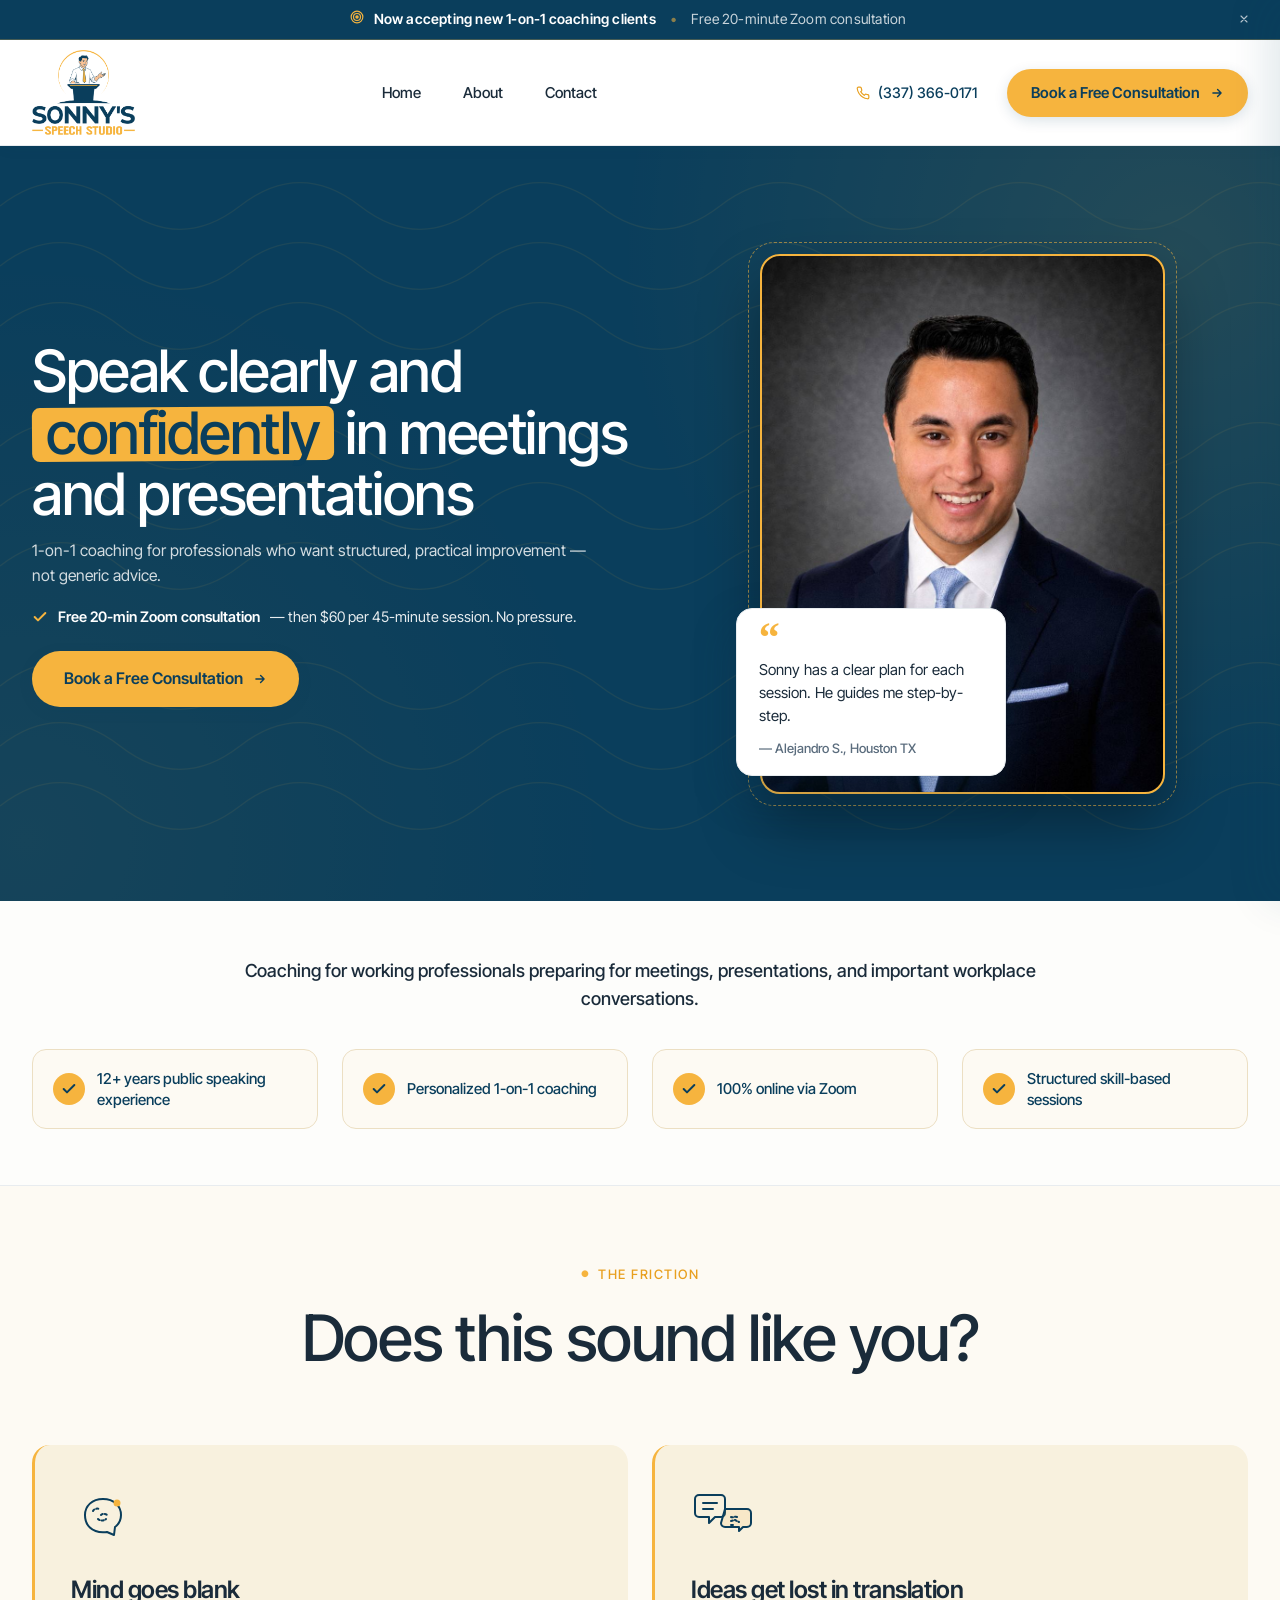
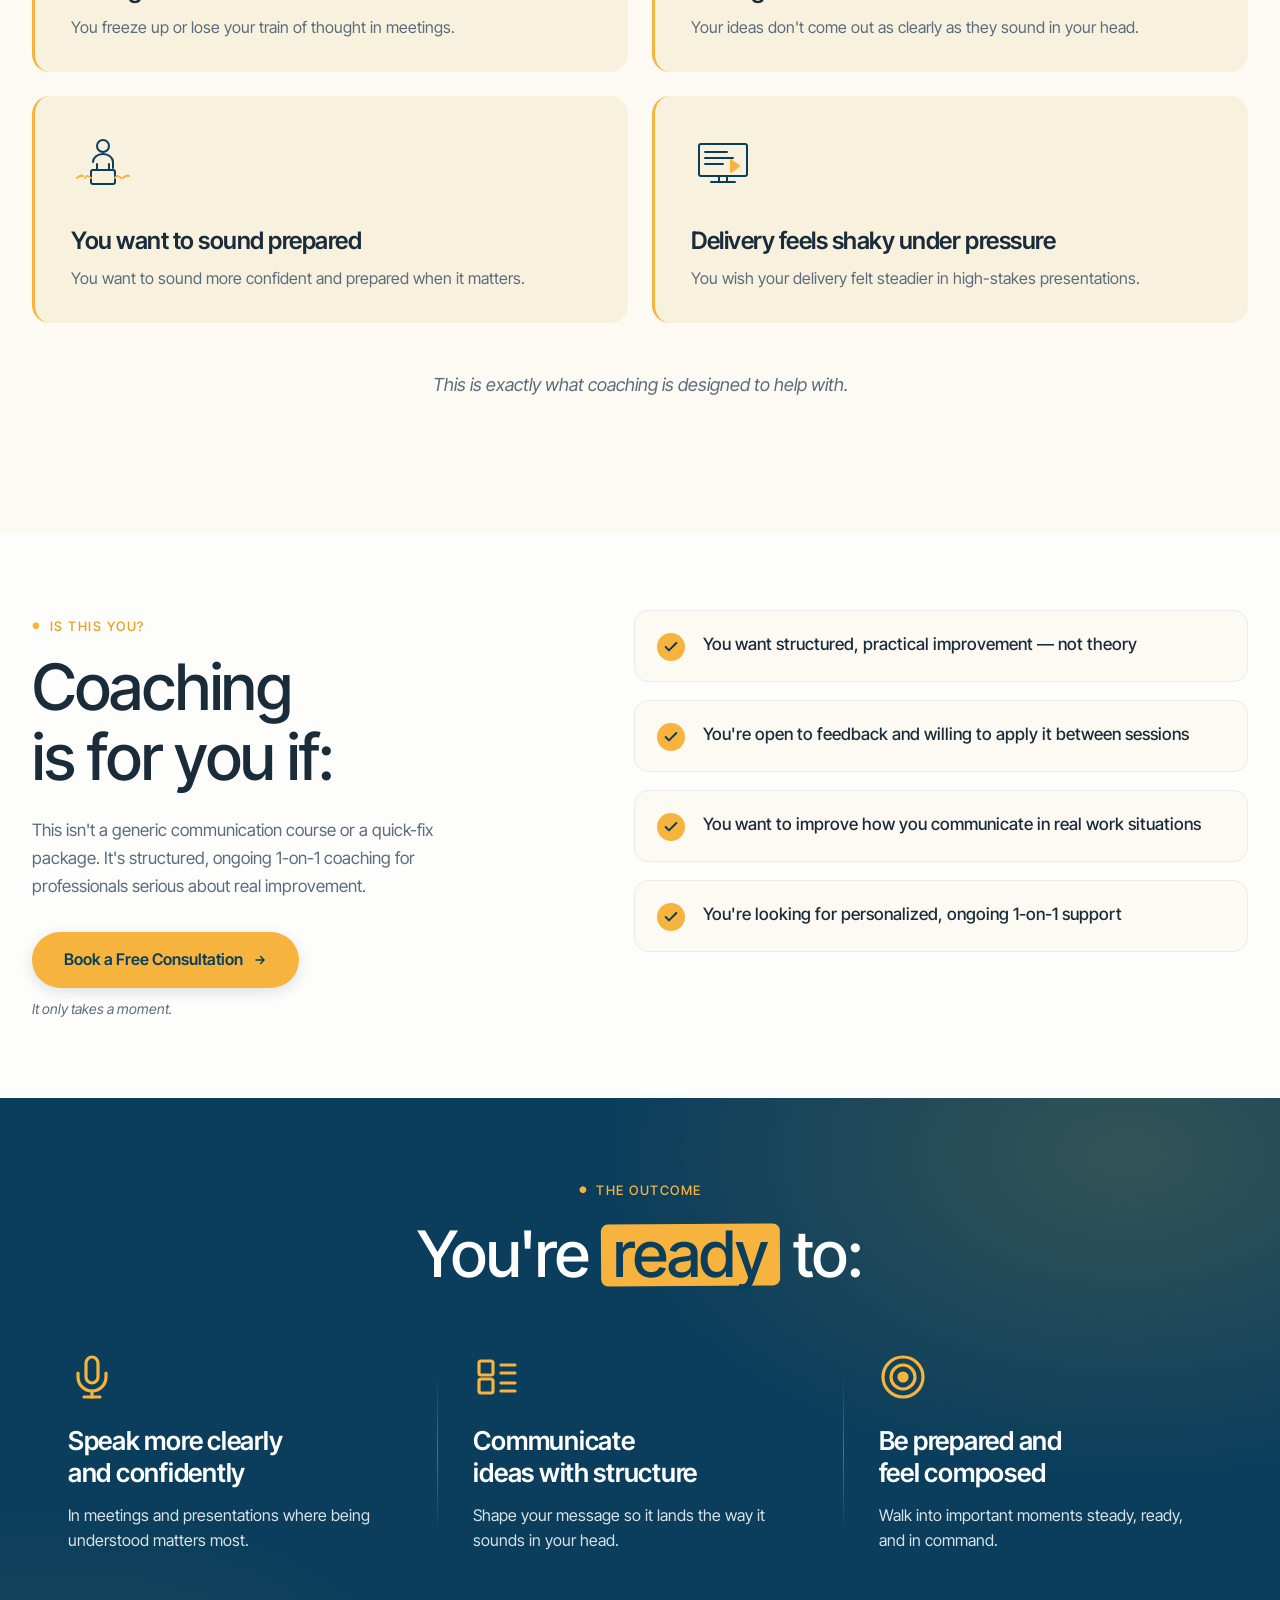
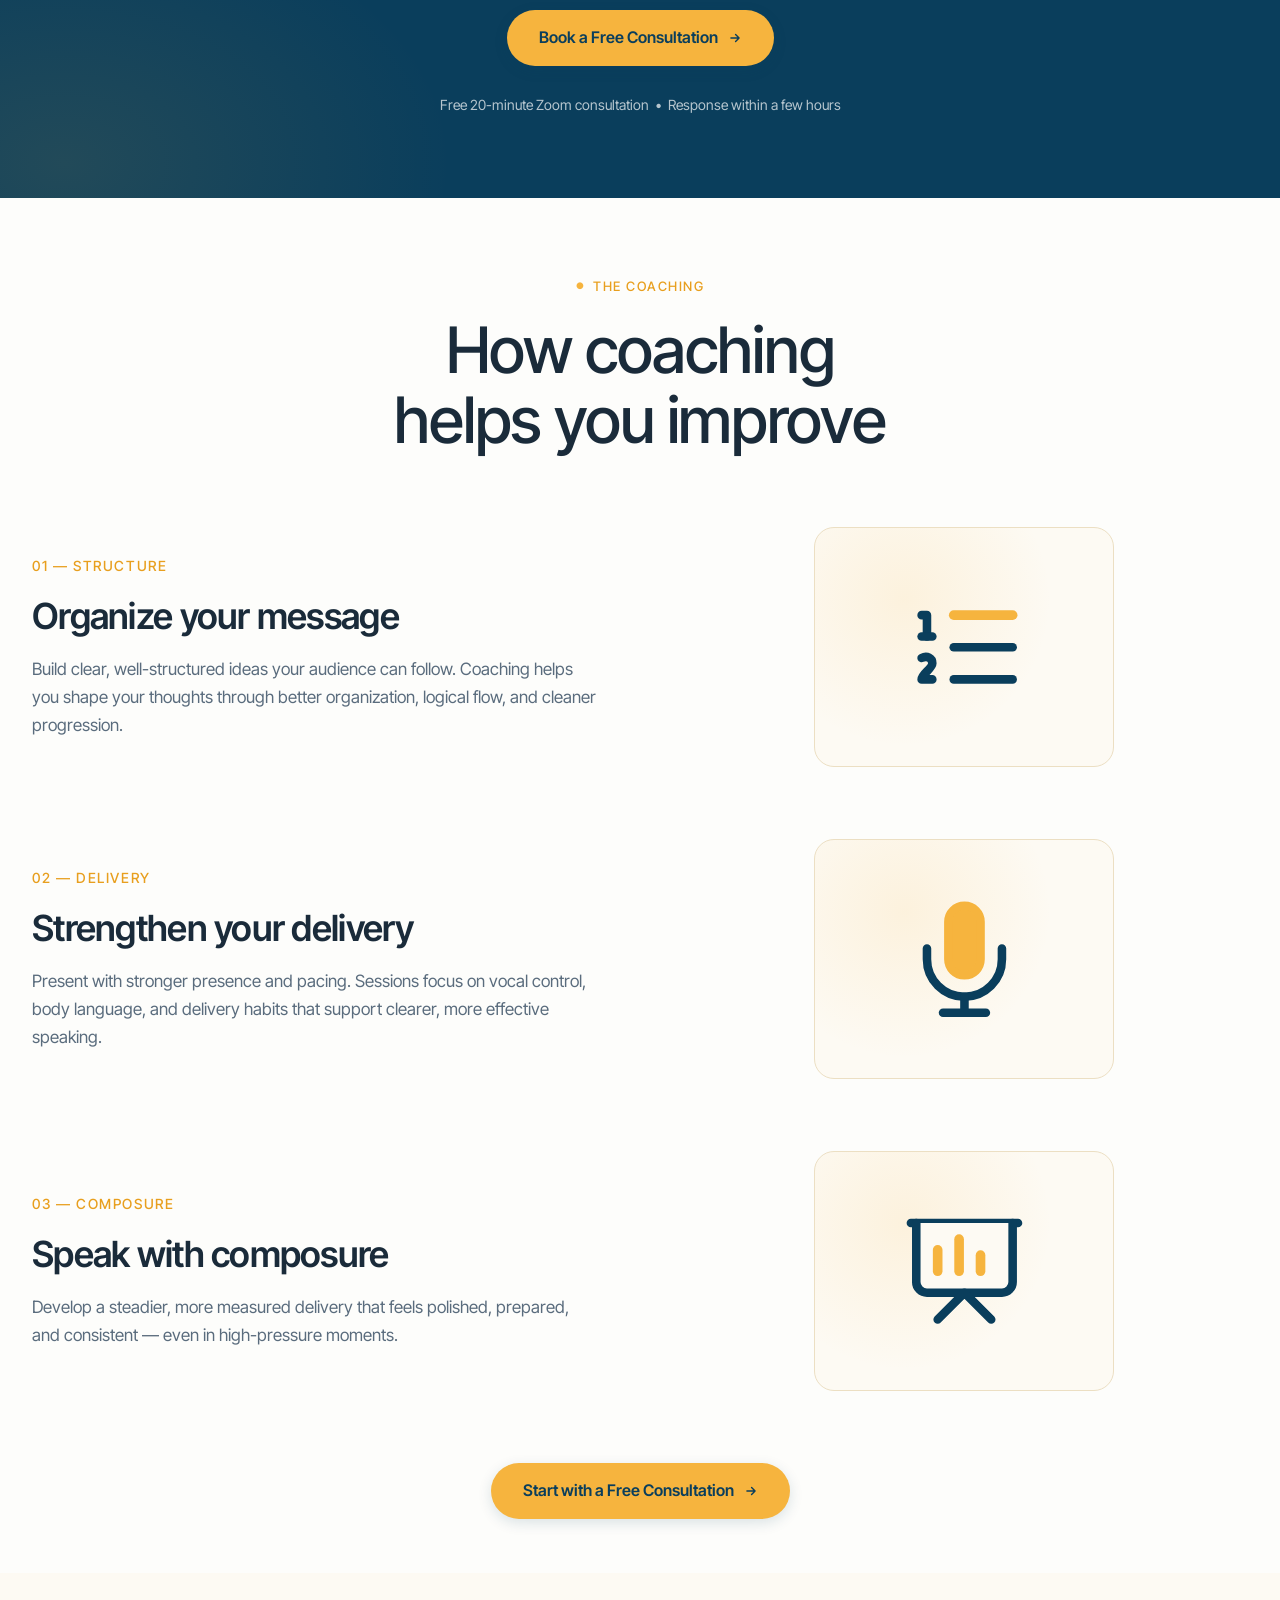
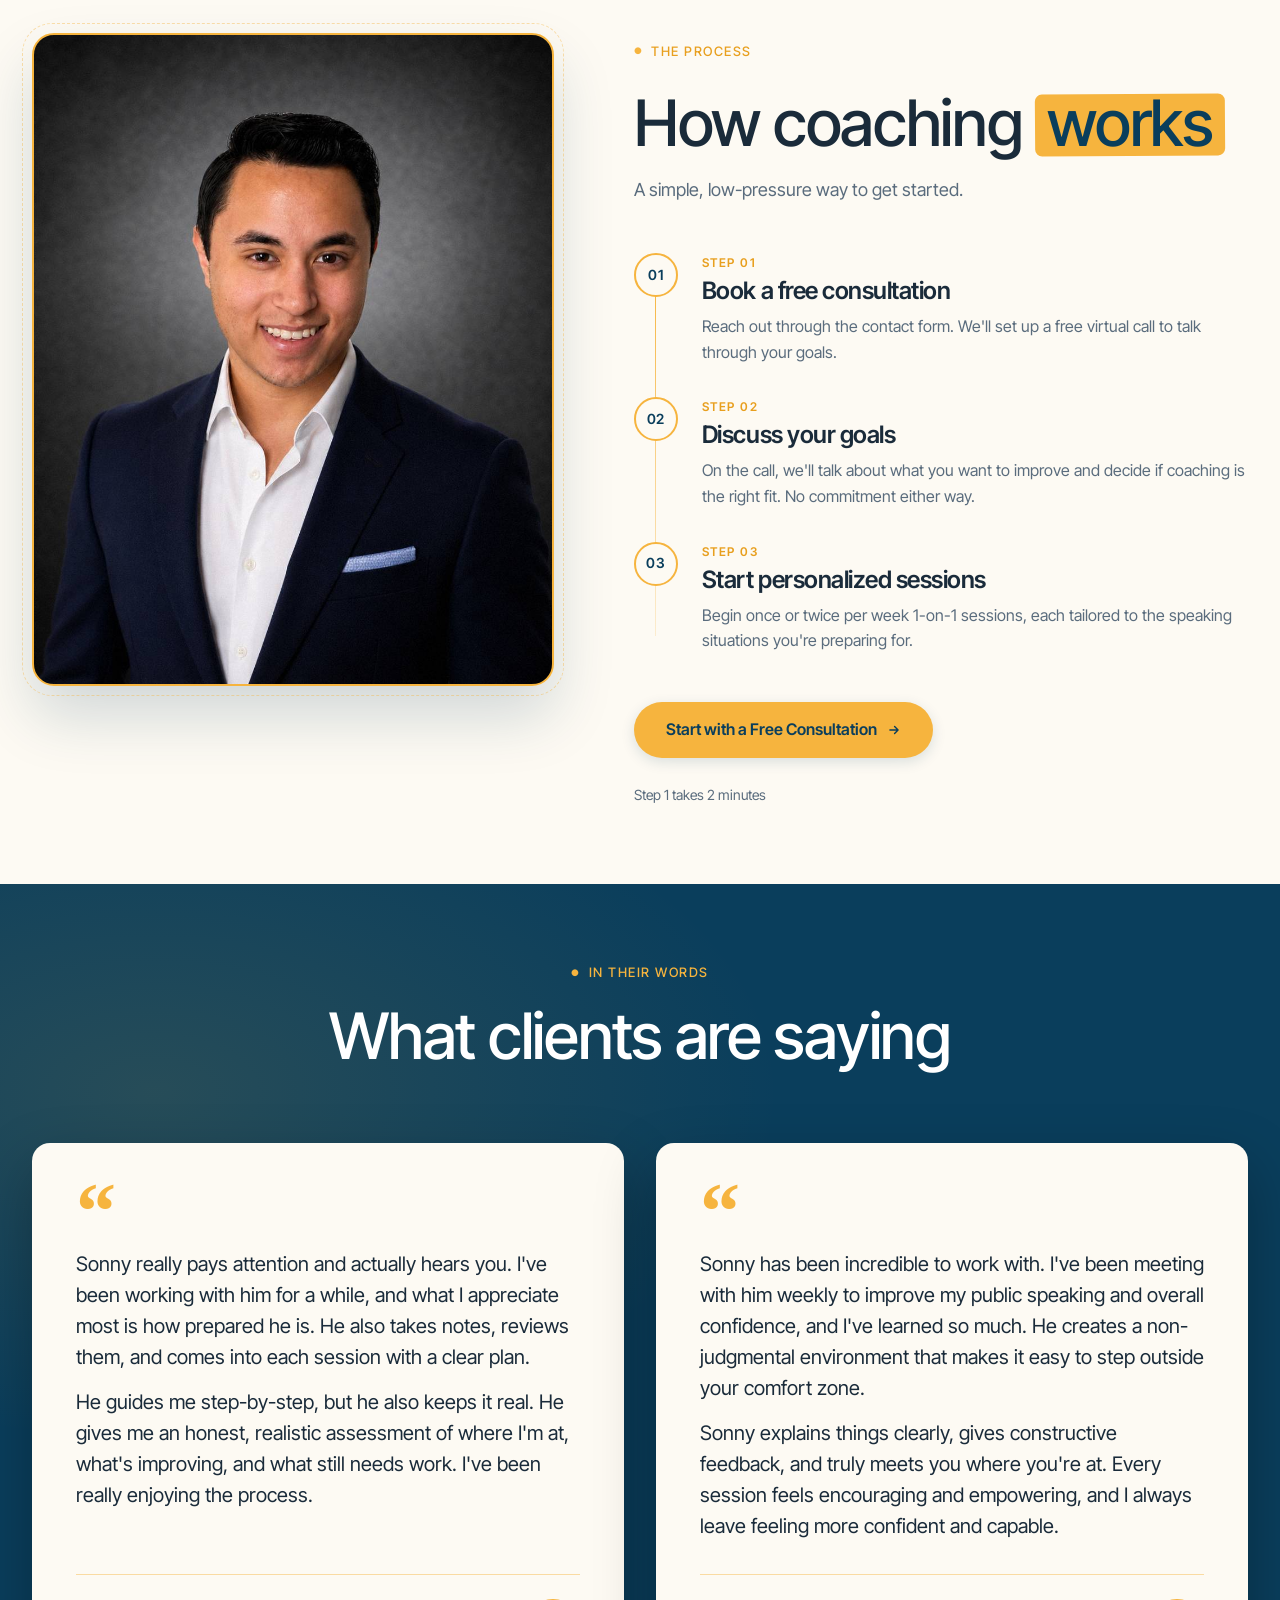
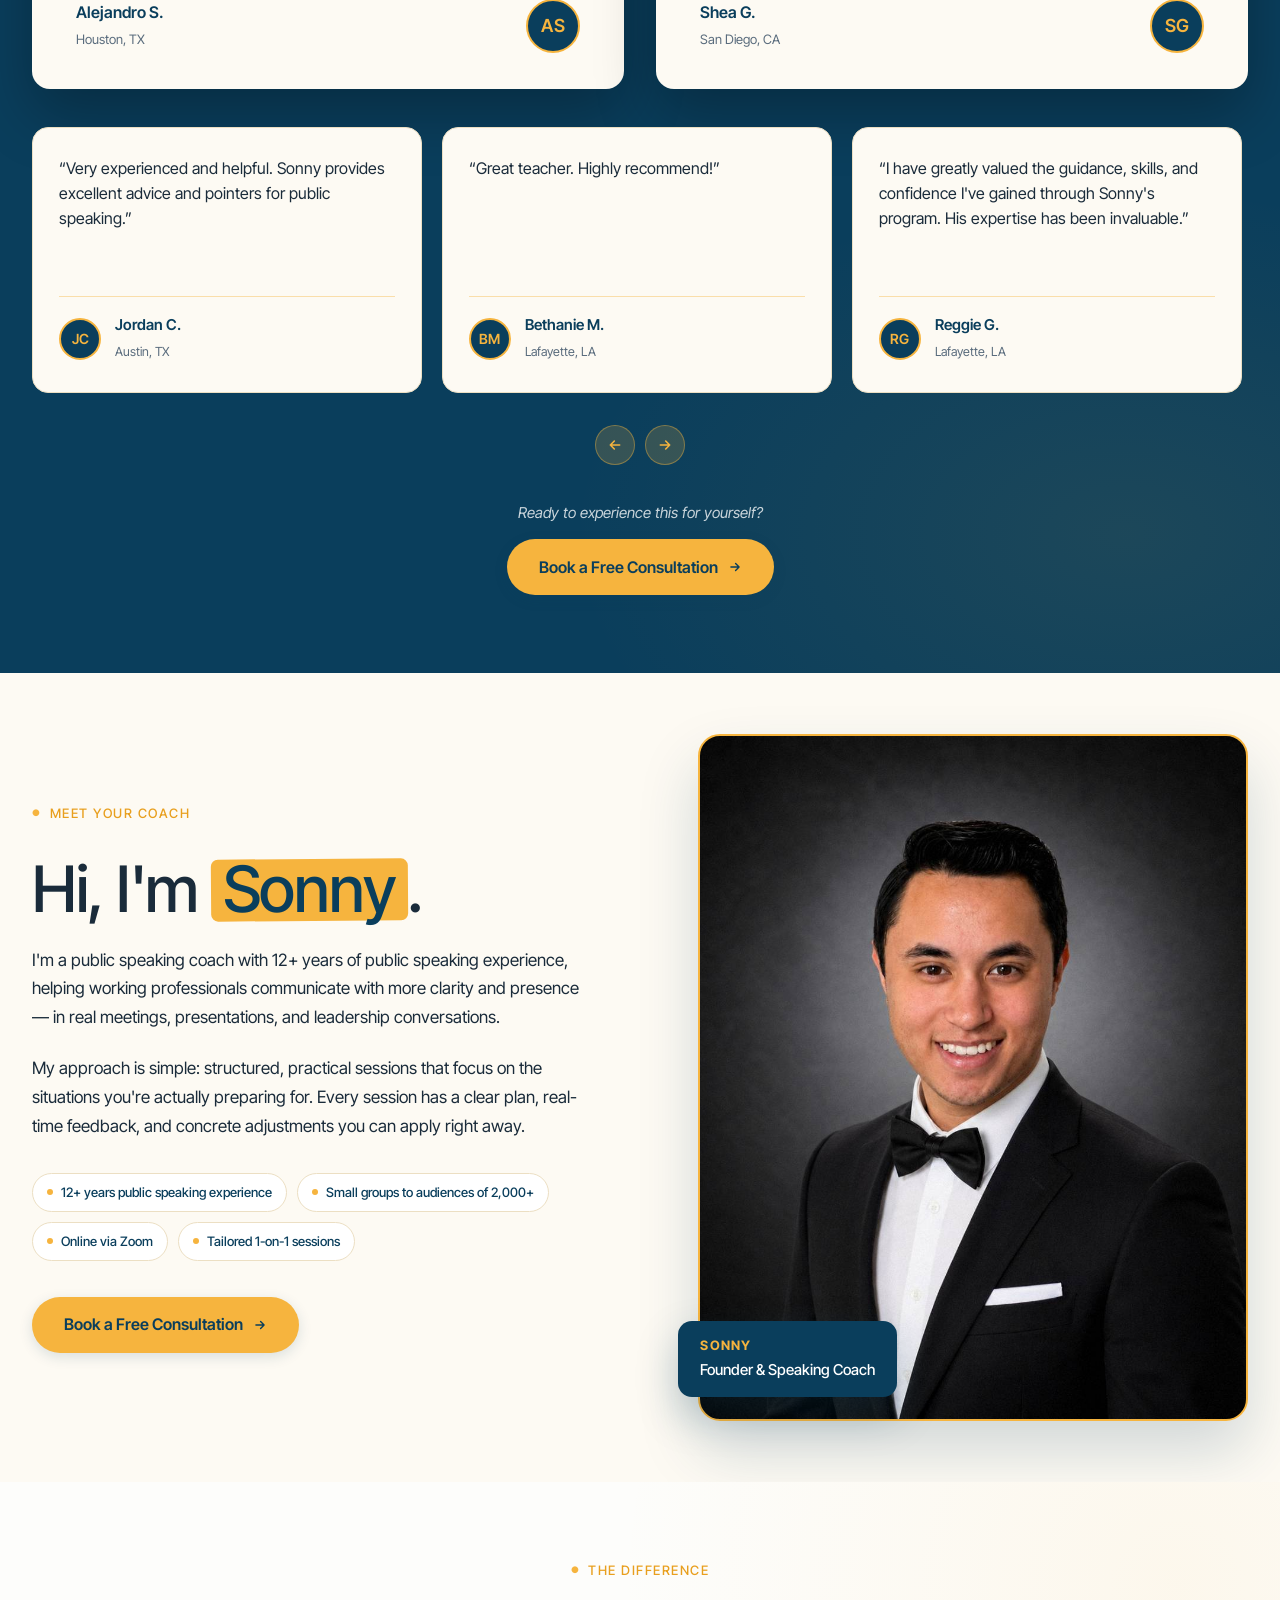
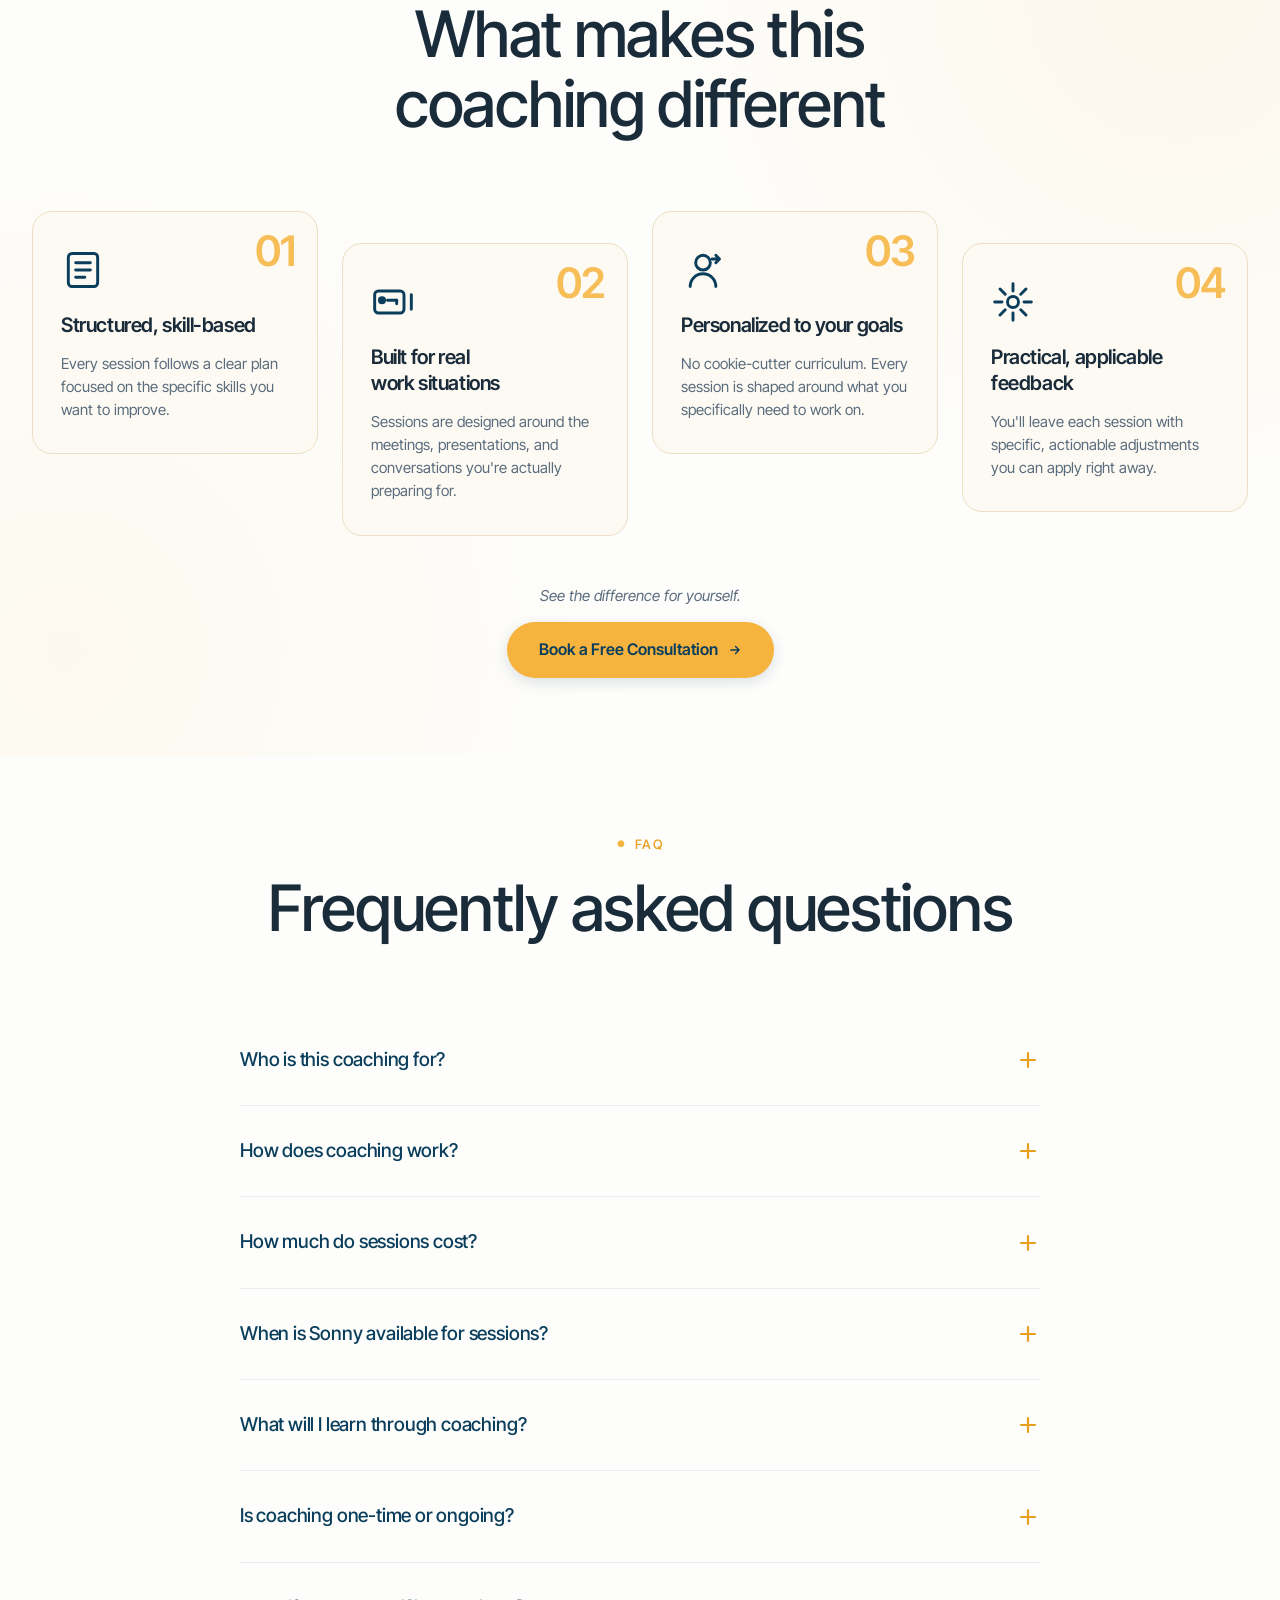
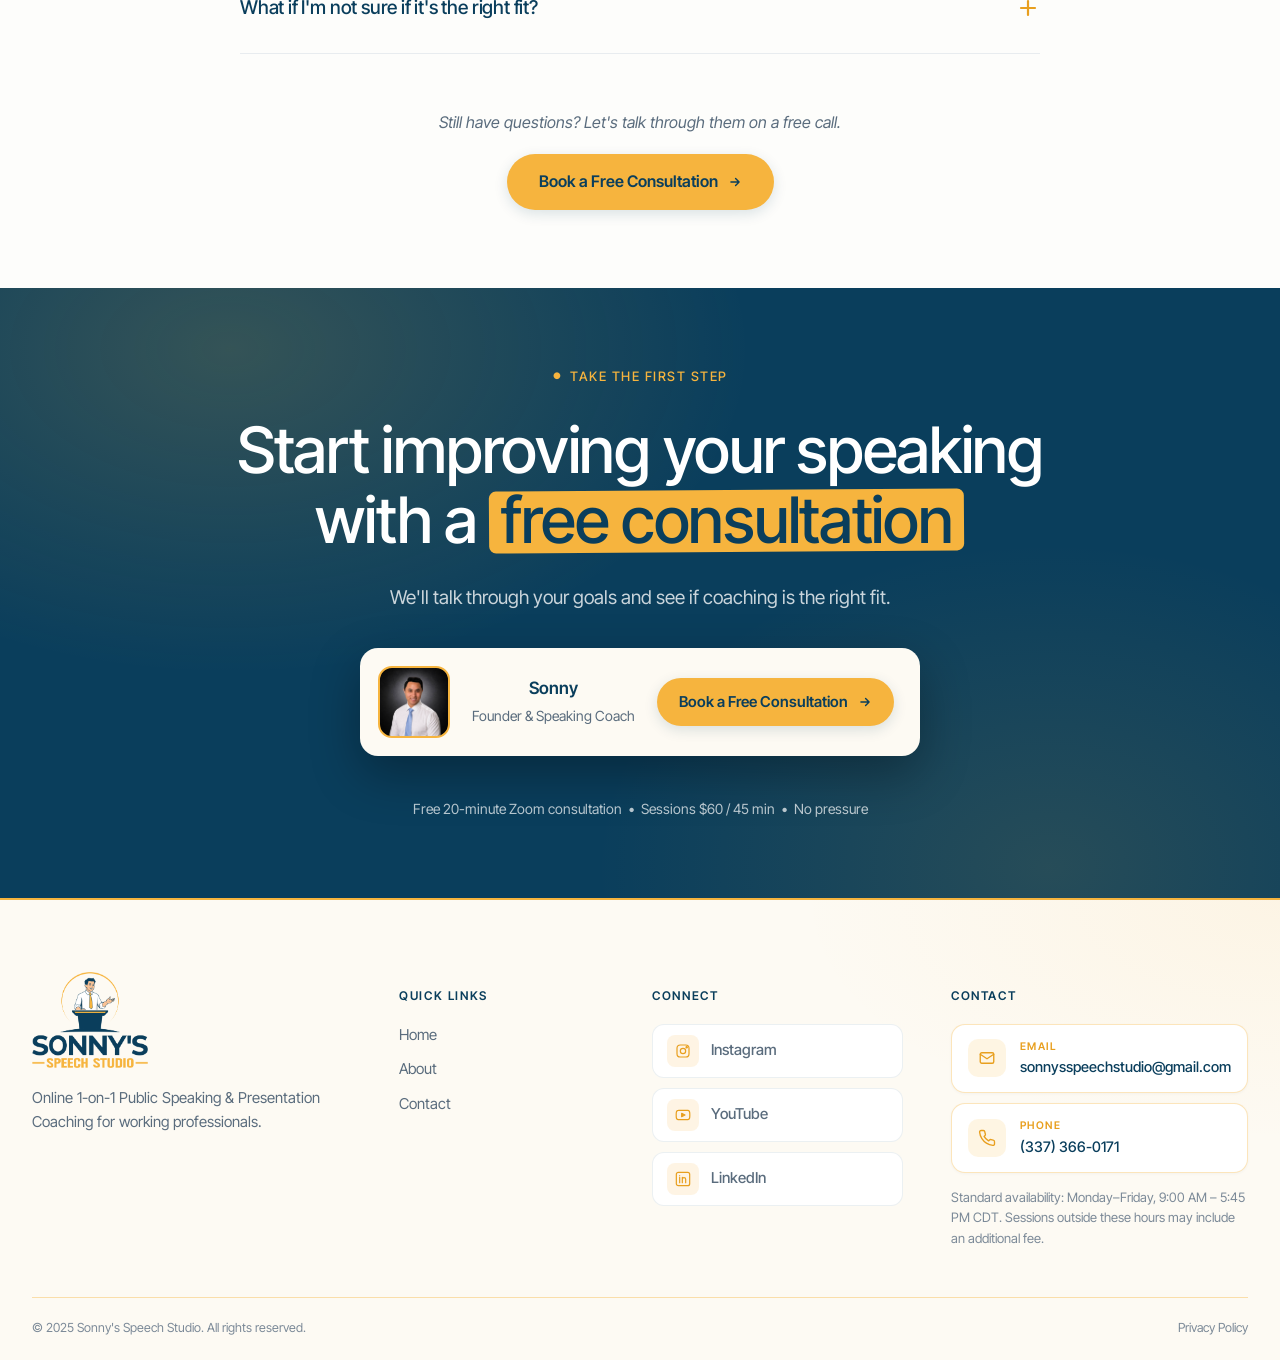
<file: index.html>
<!doctype html>
<html lang="en">
<head>
<meta charset="utf-8" />
<meta name="viewport" content="width=device-width, initial-scale=1" />
<meta http-equiv="Cache-Control" content="no-cache, no-store, must-revalidate" />
<meta http-equiv="Pragma" content="no-cache" />
<meta http-equiv="Expires" content="0" />
<title>Online Public Speaking & Presentation Coaching | Sonny's Speech Studio</title>
<meta name="description" content="1-on-1 online public speaking coaching for working professionals. Build confidence, clarity, and structure. Free 20-minute Zoom consultation." />

<!-- Favicons -->
<link rel="icon" type="image/png" href="assets/logo.png" />
<link rel="shortcut icon" type="image/png" href="assets/logo.png" />
<link rel="apple-touch-icon" href="assets/logo.png" />

<!-- Open Graph / Facebook -->
<meta property="og:type" content="website" />
<meta property="og:site_name" content="Sonny's Speech Studio" />
<meta property="og:title" content="Sonny's Speech Studio — 1-on-1 Online Public Speaking Coaching" />
<meta property="og:description" content="Speak clearly and confidently in meetings and presentations. 1-on-1 online coaching for professionals — structured, practical, 100% online via Zoom. Book a free 20-minute Zoom consultation." />
<meta property="og:image" content="assets/blue-suit-blue-tie.jpg" />
<meta property="og:image:width" content="1200" />
<meta property="og:image:height" content="630" />
<meta property="og:image:alt" content="Sonny — public speaking coach" />
<meta property="og:url" content="https://sonnysspeechstudio.com/" />

<!-- Twitter -->
<meta name="twitter:card" content="summary_large_image" />
<meta name="twitter:title" content="Sonny's Speech Studio — 1-on-1 Online Public Speaking Coaching" />
<meta name="twitter:description" content="Speak clearly and confidently in meetings and presentations. 1-on-1 online coaching for professionals — book a free 20-minute Zoom consultation." />
<meta name="twitter:image" content="assets/blue-suit-blue-tie.jpg" />
<meta name="twitter:image:alt" content="Sonny — public speaking coach" />

<meta name="theme-color" content="#0a3e5c" />

<link rel="preconnect" href="https://fonts.googleapis.com" />
<link rel="preconnect" href="https://fonts.gstatic.com" crossorigin />
<link href="https://fonts.googleapis.com/css2?family=Inter+Tight:wght@400;500;600;700&display=swap" rel="stylesheet" />
<link rel="stylesheet" href="assets/styles.css" />

<template id="__bundler_thumbnail" data-bg-color="#0a3e5c">
  <svg viewBox="0 0 1200 800" xmlns="http://www.w3.org/2000/svg">
    <rect width="1200" height="800" fill="#0a3e5c"/>
    <!-- gold halo -->
    <circle cx="600" cy="340" r="190" fill="none" stroke="#f6b43e" stroke-width="6" opacity="0.85"/>
    <!-- speaker silhouette -->
    <circle cx="600" cy="270" r="62" fill="#f6b43e"/>
    <path d="M510 470 Q510 380 600 380 Q690 380 690 470 L690 540 L510 540 Z" fill="#f6b43e"/>
    <!-- gold tie accent -->
    <path d="M592 388 L608 388 L612 460 L600 478 L588 460 Z" fill="#0a3e5c"/>
    <!-- podium -->
    <rect x="455" y="540" width="290" height="56" rx="6" fill="#f6b43e"/>
    <rect x="430" y="596" width="340" height="14" rx="3" fill="#f6b43e" opacity="0.85"/>
    <!-- wordmark -->
    <text x="600" y="700" text-anchor="middle" fill="#f6b43e" font-family="Georgia, serif" font-weight="700" font-size="62" letter-spacing="3">SONNY'S</text>
    <text x="600" y="755" text-anchor="middle" fill="#ffffff" font-family="Georgia, serif" font-weight="500" font-size="26" letter-spacing="6" opacity="0.9">SPEECH STUDIO</text>
  </svg>
</template>
</head>
<body>

<!-- ================== ANNOUNCEMENT BAR ================== -->
<div class="announce" id="announce" role="region" aria-label="Announcement">
  <div class="announce-inner">
    <span class="pin" aria-hidden="true">
      <svg width="14" height="14" viewBox="0 0 24 24" fill="none" stroke="currentColor" stroke-width="2" stroke-linecap="round" stroke-linejoin="round"><circle cx="12" cy="12" r="10"/><circle cx="12" cy="12" r="6"/><circle cx="12" cy="12" r="2" fill="currentColor"/></svg>
    </span>
    <strong>Now accepting new 1-on-1 coaching clients</strong>
    <span class="sep">•</span>
    <span class="muted">Free 20-minute Zoom consultation</span>
    <button class="close" id="announceClose" aria-label="Dismiss announcement">
      <svg width="14" height="14" viewBox="0 0 24 24" fill="none" stroke="currentColor" stroke-width="2.2" stroke-linecap="round"><path d="M18 6 6 18M6 6l12 12"/></svg>
    </button>
  </div>
</div>

<!-- ================== HEADER ================== -->
<header class="site-header" id="siteHeader">
  <div class="header-inner">
    <a href="/" class="brand" aria-label="Sonny's Speech Studio"><img src="assets/logo.png" alt="Sonny's Speech Studio" /></a>
    <nav class="nav-links" data-current="home">
      <a href="/" class="nav-home">Home</a>
      <a href="/about" class="nav-about">About</a>
      <a href="/contact" class="nav-contact">Contact</a>
    </nav>
    <div class="nav-cta">
      <a href="tel:+13373660171" class="header-phone" aria-label="Call Sonny">
        <svg width="14" height="14" viewBox="0 0 24 24" fill="none" stroke="currentColor" stroke-width="2" stroke-linecap="round" stroke-linejoin="round"><path d="M22 16.92v3a2 2 0 0 1-2.18 2 19.79 19.79 0 0 1-8.63-3.07 19.5 19.5 0 0 1-6-6 19.79 19.79 0 0 1-3.07-8.67A2 2 0 0 1 4.11 2h3a2 2 0 0 1 2 1.72 12.84 12.84 0 0 0 .7 2.81 2 2 0 0 1-.45 2.11L8.09 9.91a16 16 0 0 0 6 6l1.27-1.27a2 2 0 0 1 2.11-.45 12.84 12.84 0 0 0 2.81.7A2 2 0 0 1 22 16.92z"/></svg>
        <span>(337) 366-0171</span>
      </a>
      <a href="/contact" class="btn">Book a Free Consultation
        <svg class="arrow" width="14" height="14" viewBox="0 0 24 24" fill="none" stroke="currentColor" stroke-width="2.4" stroke-linecap="round" stroke-linejoin="round"><path d="M5 12h14M13 6l6 6-6 6"/></svg>
      </a>
      <button class="nav-toggle" id="navToggle" aria-label="Open menu" aria-expanded="false" aria-controls="navDrawer">
        <svg class="icon-open" viewBox="0 0 24 24" fill="none" stroke="currentColor" stroke-width="2" stroke-linecap="round" stroke-linejoin="round"><path d="M3 6h18M3 12h18M3 18h18"/></svg>
        <svg class="icon-close" viewBox="0 0 24 24" fill="none" stroke="currentColor" stroke-width="2.2" stroke-linecap="round"><path d="M18 6 6 18M6 6l12 12"/></svg>
      </button>
    </div>
  </div>
</header>

<!-- Mobile drawer -->
<div class="nav-overlay" id="navOverlay"></div>
<aside class="nav-drawer" id="navDrawer" aria-label="Site navigation">
  <div class="nav-drawer-head">
    <img src="assets/logo.png" alt="Sonny's Speech Studio" />
    <button class="nav-drawer-close" id="navDrawerClose" aria-label="Close menu">
      <svg viewBox="0 0 24 24" fill="none" stroke="currentColor" stroke-width="2.2" stroke-linecap="round"><path d="M18 6 6 18M6 6l12 12"/></svg>
    </button>
  </div>
  <nav class="nav-drawer-links">
    <a href="/">Home</a>
    <a href="/about">About</a>
    <a href="/contact">Contact</a>
  </nav>
  <div class="nav-drawer-divider"></div>
  <a href="tel:+13373660171" class="nav-drawer-phone">
    <svg width="18" height="18" viewBox="0 0 24 24" fill="none" stroke="currentColor" stroke-width="2" stroke-linecap="round" stroke-linejoin="round"><path d="M22 16.92v3a2 2 0 0 1-2.18 2 19.79 19.79 0 0 1-8.63-3.07 19.5 19.5 0 0 1-6-6 19.79 19.79 0 0 1-3.07-8.67A2 2 0 0 1 4.11 2h3a2 2 0 0 1 2 1.72 12.84 12.84 0 0 0 .7 2.81 2 2 0 0 1-.45 2.11L8.09 9.91a16 16 0 0 0 6 6l1.27-1.27a2 2 0 0 1 2.11-.45 12.84 12.84 0 0 0 2.81.7A2 2 0 0 1 22 16.92z"/></svg>
    <span>(337) 366-0171</span>
  </a>
  <a href="/contact" class="btn">Book a Free Consultation
    <svg class="arrow" width="14" height="14" viewBox="0 0 24 24" fill="none" stroke="currentColor" stroke-width="2.4" stroke-linecap="round" stroke-linejoin="round"><path d="M5 12h14M13 6l6 6-6 6"/></svg>
  </a>
</aside>

<main>

<!-- ================== 1 — HERO ================== -->
<section class="hero">
  <div class="wrap">
    <div class="hero-grid">
      <div class="hero-content reveal">
        <h1>Speak clearly and <span class="hl">confidently</span> in meetings and presentations</h1>
        <p class="sub">1-on-1 coaching for professionals who want structured, practical improvement — not generic advice.</p>
        <p class="hero-reassure-line">
          <svg class="hr-check" width="16" height="16" viewBox="0 0 24 24" fill="none" stroke="currentColor" stroke-width="3" stroke-linecap="round" stroke-linejoin="round" aria-hidden="true"><polyline points="20 6 9 17 4 12"/></svg>
          <strong>Free 20-min Zoom consultation</strong> &mdash; then $60 per 45-minute session. No pressure.
        </p>
        <div class="hero-cta">
          <a href="/contact" class="btn">Book a Free Consultation
            <svg class="arrow" width="14" height="14" viewBox="0 0 24 24" fill="none" stroke="currentColor" stroke-width="2.4" stroke-linecap="round" stroke-linejoin="round"><path d="M5 12h14M13 6l6 6-6 6"/></svg>
          </a>
        </div>
      </div>
      <div class="hero-photo-col reveal">
        <div class="hero-photo" role="img" aria-label="Portrait of Sonny, public speaking coach"></div>
        <div class="hero-quote">
          <span class="qmark">“</span>
          <p>Sonny has a clear plan for each session. He guides me step-by-step.</p>
          <cite>— Alejandro S., Houston TX</cite>
        </div>
      </div>
    </div>
  </div>
</section>

<!-- ================== 1.5 — SOCIAL PROOF STRIP (LOGOS) ================== -->
<section class="strip full-bleed">
  <div class="wrap">
    <p class="strip-head">Coaching for working professionals preparing for meetings, presentations, and important workplace conversations.</p>
    <div class="badge-row">
      <div class="badge">
        <span class="b-ico" aria-hidden="true"><svg viewBox="0 0 24 24" fill="none" stroke="currentColor" stroke-width="3" stroke-linecap="round" stroke-linejoin="round"><polyline points="20 6 9 17 4 12"/></svg></span>
        <span>12+ years public speaking experience</span>
      </div>
      <div class="badge">
        <span class="b-ico" aria-hidden="true"><svg viewBox="0 0 24 24" fill="none" stroke="currentColor" stroke-width="3" stroke-linecap="round" stroke-linejoin="round"><polyline points="20 6 9 17 4 12"/></svg></span>
        <span>Personalized 1-on-1 coaching</span>
      </div>
      <div class="badge">
        <span class="b-ico" aria-hidden="true"><svg viewBox="0 0 24 24" fill="none" stroke="currentColor" stroke-width="3" stroke-linecap="round" stroke-linejoin="round"><polyline points="20 6 9 17 4 12"/></svg></span>
        <span>100% online via Zoom</span>
      </div>
      <div class="badge">
        <span class="b-ico" aria-hidden="true"><svg viewBox="0 0 24 24" fill="none" stroke="currentColor" stroke-width="3" stroke-linecap="round" stroke-linejoin="round"><polyline points="20 6 9 17 4 12"/></svg></span>
        <span>Structured skill-based sessions</span>
      </div>
    </div>
  </div>
</section>

<!-- ================== 2 — PROBLEM ================== -->
<section class="problem">
  <div class="wrap">
    <div class="section-head reveal">
      <span class="eyebrow">The Friction</span>
      <h2>Does this sound like you?</h2>
    </div>
    <div class="problem-grid">
      <div class="pain reveal">
        <svg class="pain-icon" viewBox="0 0 64 64" fill="none" stroke="currentColor" stroke-width="2" stroke-linecap="round" stroke-linejoin="round">
          <path d="M14 34c0-9 7-16 18-16s18 7 18 16c0 5-2 9-6 12l-1 8-7-3c-1 .2-3 .3-4 .3-11 0-18-7-18-17z"/>
          <path d="M22 30c1-2 4-3 6-2M30 34c2-2 6-1 7 1M27 38c2 2 6 2 8 0" stroke-dasharray="2 2"/>
          <circle cx="46" cy="22" r="2.5" fill="#f6b43e" stroke="#f6b43e"/>
        </svg>
        <h3>Mind goes blank</h3>
        <p>You freeze up or lose your train of thought in meetings.</p>
      </div>
      <div class="pain reveal">
        <svg class="pain-icon" viewBox="0 0 64 64" fill="none" stroke="currentColor" stroke-width="2" stroke-linecap="round" stroke-linejoin="round">
          <path d="M8 14h22a4 4 0 0 1 4 4v14a4 4 0 0 1-4 4h-6l-6 6v-6h-10a4 4 0 0 1-4-4V18a4 4 0 0 1 4-4z"/>
          <path d="M12 22h14M12 28h10"/>
          <path d="M34 28h22a4 4 0 0 1 4 4v10a4 4 0 0 1-4 4h-4l-4 4v-4h-14a4 4 0 0 1-4-4z" fill="#f6b43e22"/>
          <path d="M40 36c2 1 4-1 6 0M40 40l4-1 4 2M40 44h2" stroke-dasharray="2 2"/>
        </svg>
        <h3>Ideas get lost in translation</h3>
        <p>Your ideas don't come out as clearly as they sound in your head.</p>
      </div>
      <div class="pain reveal">
        <svg class="pain-icon" viewBox="0 0 64 64" fill="none" stroke="currentColor" stroke-width="2" stroke-linecap="round" stroke-linejoin="round">
          <circle cx="32" cy="14" r="6"/>
          <path d="M22 30c0-4 4-8 10-8s10 4 10 8v6"/>
          <rect x="20" y="38" width="24" height="14" rx="2"/>
          <path d="M26 32v6M38 32v6"/>
          <path d="M6 46c2-2 4-3 6-2M14 46c2-3 4-2 6 0M44 46c2-3 4-2 6 0M52 46c2-2 4-3 6-2" stroke="#f6b43e"/>
        </svg>
        <h3>You want to sound prepared</h3>
        <p>You want to sound more confident and prepared when it matters.</p>
      </div>
      <div class="pain reveal">
        <svg class="pain-icon" viewBox="0 0 64 64" fill="none" stroke="currentColor" stroke-width="2" stroke-linecap="round" stroke-linejoin="round">
          <rect x="8" y="12" width="48" height="32" rx="2"/>
          <path d="M14 20h22M14 26h28M14 32h18" stroke-dasharray="0"/>
          <path d="M40 28l8 6-8 6z" fill="#f6b43e" stroke="#f6b43e"/>
          <path d="M20 50h24M28 44v6M36 44v6"/>
        </svg>
        <h3>Delivery feels shaky under pressure</h3>
        <p>You wish your delivery felt steadier in high-stakes presentations.</p>
      </div>
    </div>
    <p class="closer reveal">This is exactly what coaching is designed to help with.</p>
  </div>
</section>

<div class="fade-to-white" aria-hidden="true"></div>

<!-- ================== 3 — AUDIENCE FIT ================== -->
<section class="fit">
  <div class="wrap">
    <div class="fit-grid">
      <div class="fit-left reveal">
        <span class="eyebrow">Is This You?</span>
        <h2 style="margin-top:14px">Coaching is for you if:</h2>
        <p class="lead" style="margin-top:18px">This isn't a generic communication course or a quick-fix package. It's structured, ongoing 1-on-1 coaching for professionals serious about real improvement.</p>
        <div class="fit-cta">
          <a href="/contact" class="btn">Book a Free Consultation
            <svg class="arrow" width="14" height="14" viewBox="0 0 24 24" fill="none" stroke="currentColor" stroke-width="2.4" stroke-linecap="round" stroke-linejoin="round"><path d="M5 12h14M13 6l6 6-6 6"/></svg>
          </a>
          <span class="ask">It only takes a moment.</span>
        </div>
      </div>
      <ul class="fit-list reveal">
        <li><span class="check"><svg viewBox="0 0 24 24" fill="none" stroke="currentColor" stroke-width="3" stroke-linecap="round" stroke-linejoin="round"><polyline points="20 6 9 17 4 12"/></svg></span><span class="txt">You want structured, practical improvement — not theory</span></li>
        <li><span class="check"><svg viewBox="0 0 24 24" fill="none" stroke="currentColor" stroke-width="3" stroke-linecap="round" stroke-linejoin="round"><polyline points="20 6 9 17 4 12"/></svg></span><span class="txt">You're open to feedback and willing to apply it between sessions</span></li>
        <li><span class="check"><svg viewBox="0 0 24 24" fill="none" stroke="currentColor" stroke-width="3" stroke-linecap="round" stroke-linejoin="round"><polyline points="20 6 9 17 4 12"/></svg></span><span class="txt">You want to improve how you communicate in real work situations</span></li>
        <li><span class="check"><svg viewBox="0 0 24 24" fill="none" stroke="currentColor" stroke-width="3" stroke-linecap="round" stroke-linejoin="round"><polyline points="20 6 9 17 4 12"/></svg></span><span class="txt">You're looking for personalized, ongoing 1-on-1 support</span></li>
      </ul>
    </div>
  </div>
</section>

<!-- ================== 4 — YOU'RE READY TO ================== -->
<section class="ready full-bleed">
  <div class="wrap">
    <div class="section-head on-navy reveal" style="margin-bottom:0">
      <span class="eyebrow on-navy">The Outcome</span>
      <h2>You're <span class="hl">ready</span> to:</h2>
    </div>
    <div class="ready-cols">
      <div class="ready-col reveal">
        <!-- Lucide: mic — speaking / delivery -->
        <svg class="ready-icon" viewBox="0 0 24 24" fill="none" stroke="currentColor" stroke-width="1.6" stroke-linecap="round" stroke-linejoin="round">
          <rect x="9" y="2" width="6" height="13" rx="3"/>
          <path d="M19 10v2a7 7 0 0 1-14 0v-2"/>
          <line x1="12" y1="19" x2="12" y2="22"/>
          <line x1="8" y1="22" x2="16" y2="22"/>
        </svg>
        <h3>Speak more clearly and confidently</h3>
        <p>In meetings and presentations where being understood matters most.</p>
      </div>
      <div class="ready-col reveal">
        <!-- Lucide: layout-list — structure / organization -->
        <svg class="ready-icon" viewBox="0 0 24 24" fill="none" stroke="currentColor" stroke-width="1.6" stroke-linecap="round" stroke-linejoin="round">
          <rect x="3" y="4" width="7" height="7" rx="1"/>
          <rect x="3" y="13" width="7" height="7" rx="1"/>
          <line x1="14" y1="6" x2="21" y2="6"/>
          <line x1="14" y1="10" x2="21" y2="10"/>
          <line x1="14" y1="15" x2="21" y2="15"/>
          <line x1="14" y1="19" x2="21" y2="19"/>
        </svg>
        <h3>Communicate ideas with structure</h3>
        <p>Shape your message so it lands the way it sounds in your head.</p>
      </div>
      <div class="ready-col reveal">
        <!-- Lucide: target — being on the mark / composed / ready -->
        <svg class="ready-icon" viewBox="0 0 24 24" fill="none" stroke="currentColor" stroke-width="1.6" stroke-linecap="round" stroke-linejoin="round">
          <circle cx="12" cy="12" r="10"/>
          <circle cx="12" cy="12" r="6"/>
          <circle cx="12" cy="12" r="2" fill="currentColor"/>
        </svg>
        <h3>Be prepared and feel composed</h3>
        <p>Walk into important moments steady, ready, and in command.</p>
      </div>
    </div>
    <div class="ready-cta reveal">
      <a href="/contact" class="btn">Book a Free Consultation
        <svg class="arrow" width="14" height="14" viewBox="0 0 24 24" fill="none" stroke="currentColor" stroke-width="2.4" stroke-linecap="round" stroke-linejoin="round"><path d="M5 12h14M13 6l6 6-6 6"/></svg>
      </a>
      <span class="reassure on-navy">Free 20-minute Zoom consultation &nbsp;•&nbsp; Response within a few hours</span>
    </div>
  </div>
</section>

<!-- ================== 5 — HOW COACHING HELPS (zigzag) ================== -->
<section class="helps" id="helps">
  <div class="wrap">
    <div class="section-head reveal">
      <span class="eyebrow">The Coaching</span>
      <h2>How coaching helps you improve</h2>
    </div>

    <div class="zig reveal">
      <div class="zig-text">
        <span class="num">01 — Structure</span>
        <h3>Organize your message</h3>
        <p>Build clear, well-structured ideas your audience can follow. Coaching helps you shape your thoughts through better organization, logical flow, and cleaner progression.</p>
      </div>
      <div class="zig-visual" aria-hidden="true">
        <!-- Lucide-style: list-ordered (1. 2. 3. lines) -->
        <svg viewBox="0 0 24 24" fill="none" stroke="#0a3e5c" stroke-width="1.6" stroke-linecap="round" stroke-linejoin="round">
          <path d="M10 6h11" stroke="#f6b43e" stroke-width="1.8"/>
          <path d="M10 12h11"/>
          <path d="M10 18h11"/>
          <path d="M4 6h1v4"/>
          <path d="M4 10h2"/>
          <path d="M6 18H4c0-1 2-2 2-3s-1-1.5-2-1"/>
        </svg>
      </div>
    </div>

    <div class="zig flip reveal">
      <div class="zig-text">
        <span class="num">02 — Delivery</span>
        <h3>Strengthen your delivery</h3>
        <p>Present with stronger presence and pacing. Sessions focus on vocal control, body language, and delivery habits that support clearer, more effective speaking.</p>
      </div>
      <div class="zig-visual" aria-hidden="true">
        <!-- Lucide-style: mic -->
        <svg viewBox="0 0 24 24" fill="none" stroke="#0a3e5c" stroke-width="1.6" stroke-linecap="round" stroke-linejoin="round">
          <rect x="9" y="2" width="6" height="13" rx="3" fill="#f6b43e" stroke="#f6b43e"/>
          <path d="M19 10v2a7 7 0 0 1-14 0v-2"/>
          <line x1="12" y1="19" x2="12" y2="22"/>
          <line x1="8" y1="22" x2="16" y2="22"/>
        </svg>
      </div>
    </div>

    <div class="zig reveal">
      <div class="zig-text">
        <span class="num">03 — Composure</span>
        <h3>Speak with composure</h3>
        <p>Develop a steadier, more measured delivery that feels polished, prepared, and consistent — even in high-pressure moments.</p>
      </div>
      <div class="zig-visual" aria-hidden="true">
        <!-- Lucide-style: presentation (screen + person presenting) -->
        <svg viewBox="0 0 24 24" fill="none" stroke="#0a3e5c" stroke-width="1.6" stroke-linecap="round" stroke-linejoin="round">
          <path d="M2 3h20"/>
          <path d="M21 3v11a2 2 0 0 1-2 2H5a2 2 0 0 1-2-2V3" fill="#fdfaf3"/>
          <path d="M7 12V8" stroke="#f6b43e" stroke-width="1.8"/>
          <path d="M11 12V6" stroke="#f6b43e" stroke-width="1.8"/>
          <path d="M15 12v-3" stroke="#f6b43e" stroke-width="1.8"/>
          <path d="m7 21 5-5 5 5"/>
        </svg>
      </div>
    </div>

    <div class="helps-cta reveal">
      <a href="/contact" class="btn">Start with a Free Consultation
        <svg class="arrow" width="14" height="14" viewBox="0 0 24 24" fill="none" stroke="currentColor" stroke-width="2.4" stroke-linecap="round" stroke-linejoin="round"><path d="M5 12h14M13 6l6 6-6 6"/></svg>
      </a>
    </div>
  </div>
</section>

<div class="fade-to-cream" aria-hidden="true"></div>

<!-- ================== 6 — HOW IT WORKS ================== -->
<section class="works">
  <div class="wrap">
    <div class="works-grid">
      <div class="works-photo reveal" role="img" aria-label="Sonny in coaching session"></div>
      <div class="works-right reveal">
        <div class="section-head left">
          <span class="eyebrow">The Process</span>
          <h2 style="margin-top:8px">How coaching <span class="hl">works</span></h2>
          <p class="lead">A simple, low-pressure way to get started.</p>
        </div>

        <div class="timeline">
          <div class="step">
            <div class="step-bullet">01</div>
            <div class="step-body">
              <span class="step-num">Step 01</span>
              <h3>Book a free consultation</h3>
              <p>Reach out through the contact form. We'll set up a free virtual call to talk through your goals.</p>
            </div>
          </div>
          <div class="step">
            <div class="step-bullet">02</div>
            <div class="step-body">
              <span class="step-num">Step 02</span>
              <h3>Discuss your goals</h3>
              <p>On the call, we'll talk about what you want to improve and decide if coaching is the right fit. No commitment either way.</p>
            </div>
          </div>
          <div class="step">
            <div class="step-bullet">03</div>
            <div class="step-body">
              <span class="step-num">Step 03</span>
              <h3>Start personalized sessions</h3>
              <p>Begin once or twice per week 1-on-1 sessions, each tailored to the speaking situations you're preparing for.</p>
            </div>
          </div>
        </div>

        <div class="works-cta">
          <a href="/contact" class="btn">Start with a Free Consultation
            <svg class="arrow" width="14" height="14" viewBox="0 0 24 24" fill="none" stroke="currentColor" stroke-width="2.4" stroke-linecap="round" stroke-linejoin="round"><path d="M5 12h14M13 6l6 6-6 6"/></svg>
          </a>
          <span class="reassure">Step 1 takes 2 minutes</span>
        </div>
      </div>
    </div>
  </div>
</section>

<!-- ================== 7 — TESTIMONIALS ================== -->
<section class="voices full-bleed" id="voices">
  <div class="wrap">
    <div class="section-head on-navy reveal">
      <span class="eyebrow on-navy">In Their Words</span>
      <h2>What clients are saying</h2>
    </div>

    <div class="voice-grid-2 reveal">
      <article class="v-card">
        <span class="qmark">“</span>
        <blockquote>
          <p>Sonny really pays attention and actually hears you. I've been working with him for a while, and what I appreciate most is how prepared he is. He also takes notes, reviews them, and comes into each session with a clear plan.</p>
          <p>He guides me step-by-step, but he also keeps it real. He gives me an honest, realistic assessment of where I'm at, what's improving, and what still needs work. I've been really enjoying the process.</p>
        </blockquote>
        <div class="v-foot">
          <div class="who">
            <b>Alejandro S.</b>
            <span>Houston, TX</span>
          </div>
          <span class="avatar" aria-hidden="true">AS</span>
        </div>
      </article>
      <article class="v-card">
        <span class="qmark">“</span>
        <blockquote>
          <p>Sonny has been incredible to work with. I've been meeting with him weekly to improve my public speaking and overall confidence, and I've learned so much. He creates a non-judgmental environment that makes it easy to step outside your comfort zone.</p>
          <p>Sonny explains things clearly, gives constructive feedback, and truly meets you where you're at. Every session feels encouraging and empowering, and I always leave feeling more confident and capable.</p>
        </blockquote>
        <div class="v-foot">
          <div class="who">
            <b>Shea G.</b>
            <span>San Diego, CA</span>
          </div>
          <span class="avatar" aria-hidden="true">SG</span>
        </div>
      </article>
    </div>

    <div class="v-mini-row reveal" aria-label="More client testimonials">
      <div class="v-mini-track" id="vMiniTrack">
        <article class="v-mini">
          <blockquote>“Very experienced and helpful. Sonny provides excellent advice and pointers for public speaking.”</blockquote>
          <div class="v-foot">
            <span class="avatar" aria-hidden="true">JC</span>
            <div class="who"><b>Jordan C.</b><span>Austin, TX</span></div>
          </div>
        </article>
        <article class="v-mini">
          <blockquote>“Great teacher. Highly recommend!”</blockquote>
          <div class="v-foot">
            <span class="avatar" aria-hidden="true">BM</span>
            <div class="who"><b>Bethanie M.</b><span>Lafayette, LA</span></div>
          </div>
        </article>
        <article class="v-mini">
          <blockquote>“I have greatly valued the guidance, skills, and confidence I've gained through Sonny's program. His expertise has been invaluable.”</blockquote>
          <div class="v-foot">
            <span class="avatar" aria-hidden="true">RG</span>
            <div class="who"><b>Reggie G.</b><span>Lafayette, LA</span></div>
          </div>
        </article>
        <article class="v-mini">
          <blockquote>“I needed help with Public Speaking, and I chose Sonny. He's coached me on what and how to improve my public speaking skills. He is professional, knowledgeable and down to earth. Thank you Sonny!”</blockquote>
          <div class="v-foot">
            <span class="avatar" aria-hidden="true">JM</span>
            <div class="who"><b>Josh M.</b><span>Chesapeake, VA</span></div>
          </div>
        </article>
      </div>
      <div class="v-mini-controls">
        <button type="button" id="vMiniPrev" aria-label="Previous testimonial">
          <svg viewBox="0 0 24 24" fill="none" stroke="currentColor" stroke-width="2.4" stroke-linecap="round" stroke-linejoin="round"><path d="M19 12H5M11 18l-6-6 6-6"/></svg>
        </button>
        <button type="button" id="vMiniNext" aria-label="Next testimonial">
          <svg viewBox="0 0 24 24" fill="none" stroke="currentColor" stroke-width="2.4" stroke-linecap="round" stroke-linejoin="round"><path d="M5 12h14M13 18l6-6-6-6"/></svg>
        </button>
      </div>
    </div>

    <div class="voices-cta reveal">
      <p class="ask">Ready to experience this for yourself?</p>
      <a href="/contact" class="btn">Book a Free Consultation
        <svg class="arrow" width="14" height="14" viewBox="0 0 24 24" fill="none" stroke="currentColor" stroke-width="2.4" stroke-linecap="round" stroke-linejoin="round"><path d="M5 12h14M13 6l6 6-6 6"/></svg>
      </a>
    </div>
  </div>
</section>

<!-- ================== 8 — MEET SONNY ================== -->
<section class="meet" id="about">
  <div class="wrap">
    <div class="meet-grid">
      <div class="meet-left reveal">
        <span class="eyebrow">Meet Your Coach</span>
        <h2 style="margin-top:8px">Hi, I'm <span class="hl">Sonny</span>.</h2>
        <p>I'm a public speaking coach with 12+ years of public speaking experience, helping working professionals communicate with more clarity and presence — in real meetings, presentations, and leadership conversations.</p>
        <p>My approach is simple: structured, practical sessions that focus on the situations you're actually preparing for. Every session has a clear plan, real-time feedback, and concrete adjustments you can apply right away.</p>
        <div class="meet-cred">
          <span class="chip">12+ years public speaking experience</span>
          <span class="chip">Small groups to audiences of 2,000+</span>
          <span class="chip">Online via Zoom</span>
          <span class="chip">Tailored 1-on-1 sessions</span>
        </div>
        <div style="margin-top:14px">
          <a href="/contact" class="btn">Book a Free Consultation
            <svg class="arrow" width="14" height="14" viewBox="0 0 24 24" fill="none" stroke="currentColor" stroke-width="2.4" stroke-linecap="round" stroke-linejoin="round"><path d="M5 12h14M13 6l6 6-6 6"/></svg>
          </a>
        </div>
      </div>
      <div class="meet-photo-wrap reveal">
        <div class="meet-photo" role="img" aria-label="Portrait of Sonny"></div>
        <div class="meet-photo-tag">
          <b>Sonny</b>
          <span>Founder & Speaking Coach</span>
        </div>
      </div>
    </div>
  </div>
</section>

<!-- ================== 9 — DIFFERENT ================== -->
<section class="diff">
  <div class="wrap">
    <div class="section-head reveal">
      <span class="eyebrow">The Difference</span>
      <h2>What makes this coaching different</h2>
    </div>
    <div class="diff-grid">
      <div class="diff-card reveal">
        <span class="diff-num">01</span>
        <svg class="diff-icon" viewBox="0 0 24 24" fill="none" stroke="currentColor" stroke-width="1.6" stroke-linecap="round" stroke-linejoin="round">
          <rect x="4" y="3" width="16" height="18" rx="2"/>
          <path d="M8 8h8M8 12h8M8 16h5"/>
        </svg>
        <h3>Structured, skill-based</h3>
        <p>Every session follows a clear plan focused on the specific skills you want to improve.</p>
      </div>
      <div class="diff-card reveal">
        <span class="diff-num">02</span>
        <svg class="diff-icon" viewBox="0 0 24 24" fill="none" stroke="currentColor" stroke-width="1.6" stroke-linecap="round" stroke-linejoin="round">
          <rect x="2" y="6" width="16" height="12" rx="2"/>
          <path d="M22 8v8M14 11v2"/>
          <circle cx="6" cy="11" r="1.4" fill="currentColor"/>
          <path d="M9 11h5"/>
        </svg>
        <h3>Built for real work situations</h3>
        <p>Sessions are designed around the meetings, presentations, and conversations you're actually preparing for.</p>
      </div>
      <div class="diff-card reveal">
        <span class="diff-num">03</span>
        <svg class="diff-icon" viewBox="0 0 24 24" fill="none" stroke="currentColor" stroke-width="1.6" stroke-linecap="round" stroke-linejoin="round">
          <circle cx="12" cy="8" r="4"/>
          <path d="M5 21a7 7 0 0 1 14 0"/>
          <path d="M19 4l2 2-2 2M21 6h-4" stroke="currentColor"/>
        </svg>
        <h3>Personalized to your goals</h3>
        <p>No cookie-cutter curriculum. Every session is shaped around what you specifically need to work on.</p>
      </div>
      <div class="diff-card reveal">
        <span class="diff-num">04</span>
        <svg class="diff-icon" viewBox="0 0 24 24" fill="none" stroke="currentColor" stroke-width="1.6" stroke-linecap="round" stroke-linejoin="round">
          <path d="M12 2v4M12 18v4M4.93 4.93l2.83 2.83M16.24 16.24l2.83 2.83M2 12h4M18 12h4M4.93 19.07l2.83-2.83M16.24 7.76l2.83-2.83"/>
          <circle cx="12" cy="12" r="3"/>
        </svg>
        <h3>Practical, applicable feedback</h3>
        <p>You'll leave each session with specific, actionable adjustments you can apply right away.</p>
      </div>
    </div>
    <div class="diff-cta reveal">
      <p class="ask">See the difference for yourself.</p>
      <a href="/contact" class="btn">Book a Free Consultation
        <svg class="arrow" width="14" height="14" viewBox="0 0 24 24" fill="none" stroke="currentColor" stroke-width="2.4" stroke-linecap="round" stroke-linejoin="round"><path d="M5 12h14M13 6l6 6-6 6"/></svg>
      </a>
    </div>
  </div>
</section>

<!-- ================== 10 — FAQ ================== -->
<section class="faq" id="faq">
  <div class="wrap">
    <div class="section-head reveal">
      <span class="eyebrow">FAQ</span>
      <h2>Frequently asked questions</h2>
    </div>
    <div class="faq-list reveal">
      <details class="qa">
        <summary>Who is this coaching for?
          <svg class="pm" viewBox="0 0 24 24" fill="none" stroke="currentColor" stroke-width="2.2" stroke-linecap="round"><path d="M12 5v14M5 12h14"/></svg>
        </summary>
        <p class="ans">Working professionals who want to communicate more clearly and confidently in real work situations — meetings, presentations, leadership moments. It's a fit if you want structured, ongoing improvement rather than a quick tip or generic course.</p>
      </details>
      <details class="qa">
        <summary>How does coaching work?
          <svg class="pm" viewBox="0 0 24 24" fill="none" stroke="currentColor" stroke-width="2.2" stroke-linecap="round"><path d="M12 5v14M5 12h14"/></svg>
        </summary>
        <p class="ans">Sessions run 45 minutes via Zoom, once or twice per week. Each session has a clear plan focused on the speaking situation you're preparing for, with live practice, real-time feedback, and specific adjustments to apply between sessions.</p>
      </details>
      <details class="qa">
        <summary>How much do sessions cost?
          <svg class="pm" viewBox="0 0 24 24" fill="none" stroke="currentColor" stroke-width="2.2" stroke-linecap="round"><path d="M12 5v14M5 12h14"/></svg>
        </summary>
        <p class="ans">$60 per 45-minute session. The first 20-minute Zoom consultation is free — no commitment required. We'll discuss your goals and decide together if coaching is the right fit before any commitment.</p>
      </details>
      <details class="qa">
        <summary>When is Sonny available for sessions?
          <svg class="pm" viewBox="0 0 24 24" fill="none" stroke="currentColor" stroke-width="2.2" stroke-linecap="round"><path d="M12 5v14M5 12h14"/></svg>
        </summary>
        <p class="ans">Standard availability is Monday–Friday, 9:00 AM – 5:45 PM CDT. Sessions outside these hours may include an additional fee. Specific scheduling is arranged after the free consultation.</p>
      </details>
      <details class="qa">
        <summary>What will I learn through coaching?
          <svg class="pm" viewBox="0 0 24 24" fill="none" stroke="currentColor" stroke-width="2.2" stroke-linecap="round"><path d="M12 5v14M5 12h14"/></svg>
        </summary>
        <p class="ans">How to organize your message, deliver it with stronger presence and pacing, and speak with composure when it matters most. Sessions focus on the situations you're actually preparing for — not theory.</p>
      </details>
      <details class="qa">
        <summary>Is coaching one-time or ongoing?
          <svg class="pm" viewBox="0 0 24 24" fill="none" stroke="currentColor" stroke-width="2.2" stroke-linecap="round"><path d="M12 5v14M5 12h14"/></svg>
        </summary>
        <p class="ans">Most clients work together ongoing — once or twice per week — because real improvement compounds with consistent practice and feedback. There's no long-term contract; you continue session-by-session as long as it's working for you.</p>
      </details>
      <details class="qa">
        <summary>What if I'm not sure if it's the right fit?
          <svg class="pm" viewBox="0 0 24 24" fill="none" stroke="currentColor" stroke-width="2.2" stroke-linecap="round"><path d="M12 5v14M5 12h14"/></svg>
        </summary>
        <p class="ans">That's exactly what the free consultation is for. We'll talk through your goals, what you're hoping to improve, and decide together whether coaching makes sense — no commitment either way.</p>
      </details>
    </div>
    <div class="faq-foot reveal">
      <p class="ask">Still have questions? Let's talk through them on a free call.</p>
      <a href="/contact" class="btn">Book a Free Consultation
        <svg class="arrow" width="14" height="14" viewBox="0 0 24 24" fill="none" stroke="currentColor" stroke-width="2.4" stroke-linecap="round" stroke-linejoin="round"><path d="M5 12h14M13 6l6 6-6 6"/></svg>
      </a>
    </div>
  </div>
</section>

<!-- ================== 11 — FINAL CTA ================== -->
<section class="final full-bleed" id="final-cta">
  <div class="wrap">
    <span class="eyebrow on-navy reveal">Take the First Step</span>
    <h2 class="reveal">Start improving your speaking with a <span class="hl">free consultation</span></h2>
    <p class="sub reveal">We'll talk through your goals and see if coaching is the right fit.</p>
    <div class="sonny-card reveal">
      <div class="av" aria-hidden="true"></div>
      <div class="who">
        <b>Sonny</b>
        <span>Founder & Speaking Coach</span>
      </div>
      <a href="/contact" class="btn">Book a Free Consultation
        <svg class="arrow" width="14" height="14" viewBox="0 0 24 24" fill="none" stroke="currentColor" stroke-width="2.4" stroke-linecap="round" stroke-linejoin="round"><path d="M5 12h14M13 6l6 6-6 6"/></svg>
      </a>
    </div>
    <span class="reassure on-navy reveal">Free 20-minute Zoom consultation &nbsp;•&nbsp; Sessions $60 / 45 min &nbsp;•&nbsp; No pressure</span>
  </div>
</section>

</main>

<!-- ================== FOOTER ================== -->
<footer>
  <div class="wrap">
    <div class="foot-grid">
      <div class="foot-brand">
        <img src="assets/logo.png" alt="Sonny's Speech Studio" />
        <p>Online 1-on-1 Public Speaking & Presentation Coaching for working professionals.</p>
      </div>
      <div class="foot-col">
        <h4>Quick Links</h4>
        <ul>
          <li><a href="/">Home</a></li>
          <li><a href="/about">About</a></li>
          <li><a href="/contact">Contact</a></li>
        </ul>
      </div>
      <div class="foot-col">
        <h4>Connect</h4>
        <div class="socials-list">
          <a href="https://www.instagram.com/sonnysspeechstudio/" target="_blank" rel="noopener">
            <span class="s-ico" aria-hidden="true">
              <svg viewBox="0 0 24 24" fill="none" stroke="currentColor" stroke-width="1.8" stroke-linecap="round" stroke-linejoin="round"><rect x="3" y="3" width="18" height="18" rx="5"/><circle cx="12" cy="12" r="4"/><circle cx="17.5" cy="6.5" r="1" fill="currentColor"/></svg>
            </span>
            <span>Instagram</span>
          </a>
          <a href="https://www.youtube.com/@sonnysspeechstudio" target="_blank" rel="noopener">
            <span class="s-ico" aria-hidden="true">
              <svg viewBox="0 0 24 24" fill="none" stroke="currentColor" stroke-width="1.8" stroke-linecap="round" stroke-linejoin="round"><path d="M22 8s-.2-1.4-.8-2c-.8-.8-1.7-.8-2.1-.9C16 5 12 5 12 5s-4 0-7.1.1c-.4 0-1.3 0-2.1.9C2.2 6.6 2 8 2 8s-.2 1.6-.2 3.3v1.4c0 1.7.2 3.3.2 3.3s.2 1.4.8 2c.8.8 1.9.8 2.4.9C7 18.9 12 19 12 19s4 0 7.1-.1c.4 0 1.3 0 2.1-.9.6-.6.8-2 .8-2s.2-1.6.2-3.3v-1.4c0-1.7-.2-3.3-.2-3.3z"/><polygon points="10 9.5 15 12 10 14.5" fill="currentColor"/></svg>
            </span>
            <span>YouTube</span>
          </a>
          <a href="https://www.linkedin.com/in/sonnysspeechstudio" target="_blank" rel="noopener">
            <span class="s-ico" aria-hidden="true">
              <svg viewBox="0 0 24 24" fill="none" stroke="currentColor" stroke-width="1.8" stroke-linecap="round" stroke-linejoin="round"><rect x="2" y="2" width="20" height="20" rx="3"/><path d="M7 9.5v8M7 7v.01M11 17.5v-5a2.5 2.5 0 0 1 5 0v5M11 17.5v-8"/></svg>
            </span>
            <span>LinkedIn</span>
          </a>
        </div>
      </div>
      <div class="foot-col">
        <h4>Contact</h4>
        <a class="contact-card" href="mailto:sonnysspeechstudio@gmail.com">
          <span class="c-ico" aria-hidden="true">
            <svg viewBox="0 0 24 24" fill="none" stroke="currentColor" stroke-width="1.8" stroke-linecap="round" stroke-linejoin="round"><rect x="3" y="5" width="18" height="14" rx="2"/><path d="m3 7 9 6 9-6"/></svg>
          </span>
          <span class="c-body">
            <span class="c-label">Email</span>
            <span class="c-val">sonnysspeechstudio@gmail.com</span>
          </span>
        </a>
        <a class="contact-card" href="tel:+13373660171">
          <span class="c-ico" aria-hidden="true">
            <svg viewBox="0 0 24 24" fill="none" stroke="currentColor" stroke-width="1.8" stroke-linecap="round" stroke-linejoin="round"><path d="M22 16.92v3a2 2 0 0 1-2.18 2 19.79 19.79 0 0 1-8.63-3.07 19.5 19.5 0 0 1-6-6 19.79 19.79 0 0 1-3.07-8.67A2 2 0 0 1 4.11 2h3a2 2 0 0 1 2 1.72 12.84 12.84 0 0 0 .7 2.81 2 2 0 0 1-.45 2.11L8.09 9.91a16 16 0 0 0 6 6l1.27-1.27a2 2 0 0 1 2.11-.45 12.84 12.84 0 0 0 2.81.7A2 2 0 0 1 22 16.92z"/></svg>
          </span>
          <span class="c-body">
            <span class="c-label">Phone</span>
            <span class="c-val">(337) 366-0171</span>
          </span>
        </a>
        <p class="sm">Standard availability: Monday–Friday, 9:00 AM – 5:45 PM CDT. Sessions outside these hours may include an additional fee.</p>
      </div>
    </div>
    <div class="foot-bottom">
      <span>© 2025 Sonny's Speech Studio. All rights reserved.</span>
      <a href="https://sonnysspeechstudio.com/privacy-policy/" target="_blank" rel="noopener">Privacy Policy</a>
    </div>
  </div>
</footer>

<!-- ================== FLOATING CHAT BUTTON ================== -->
<a href="/contact" class="float-chat" id="floatChat" aria-label="Contact Sonny">
  <span class="fc-tip">How can I help?</span>
  <span class="fc-btn" aria-hidden="true">
    <svg viewBox="0 0 24 24" fill="none" stroke="currentColor" stroke-width="2" stroke-linecap="round" stroke-linejoin="round"><path d="M21 15a2 2 0 0 1-2 2H7l-4 4V5a2 2 0 0 1 2-2h14a2 2 0 0 1 2 2z"/></svg>
  </span>
</a>

<script src="assets/site.js"></script>
</body>
</html>
</file>
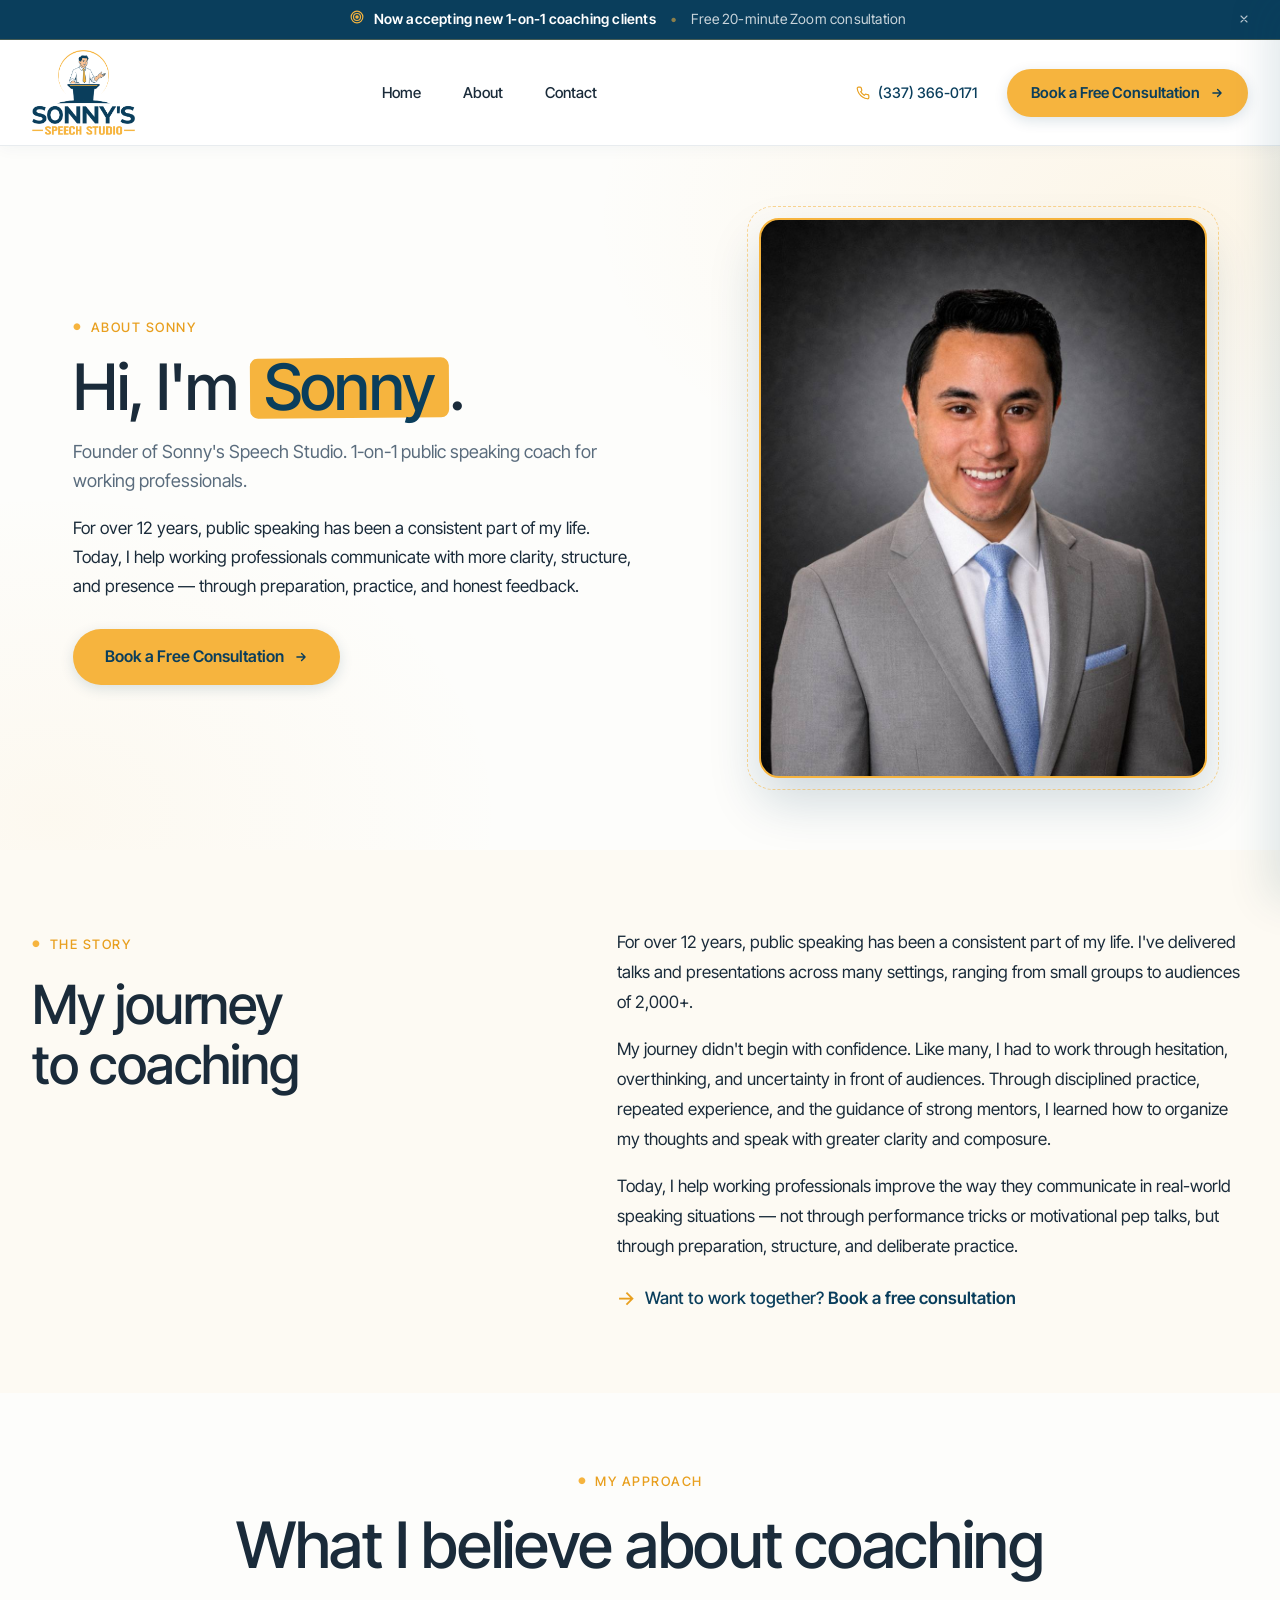
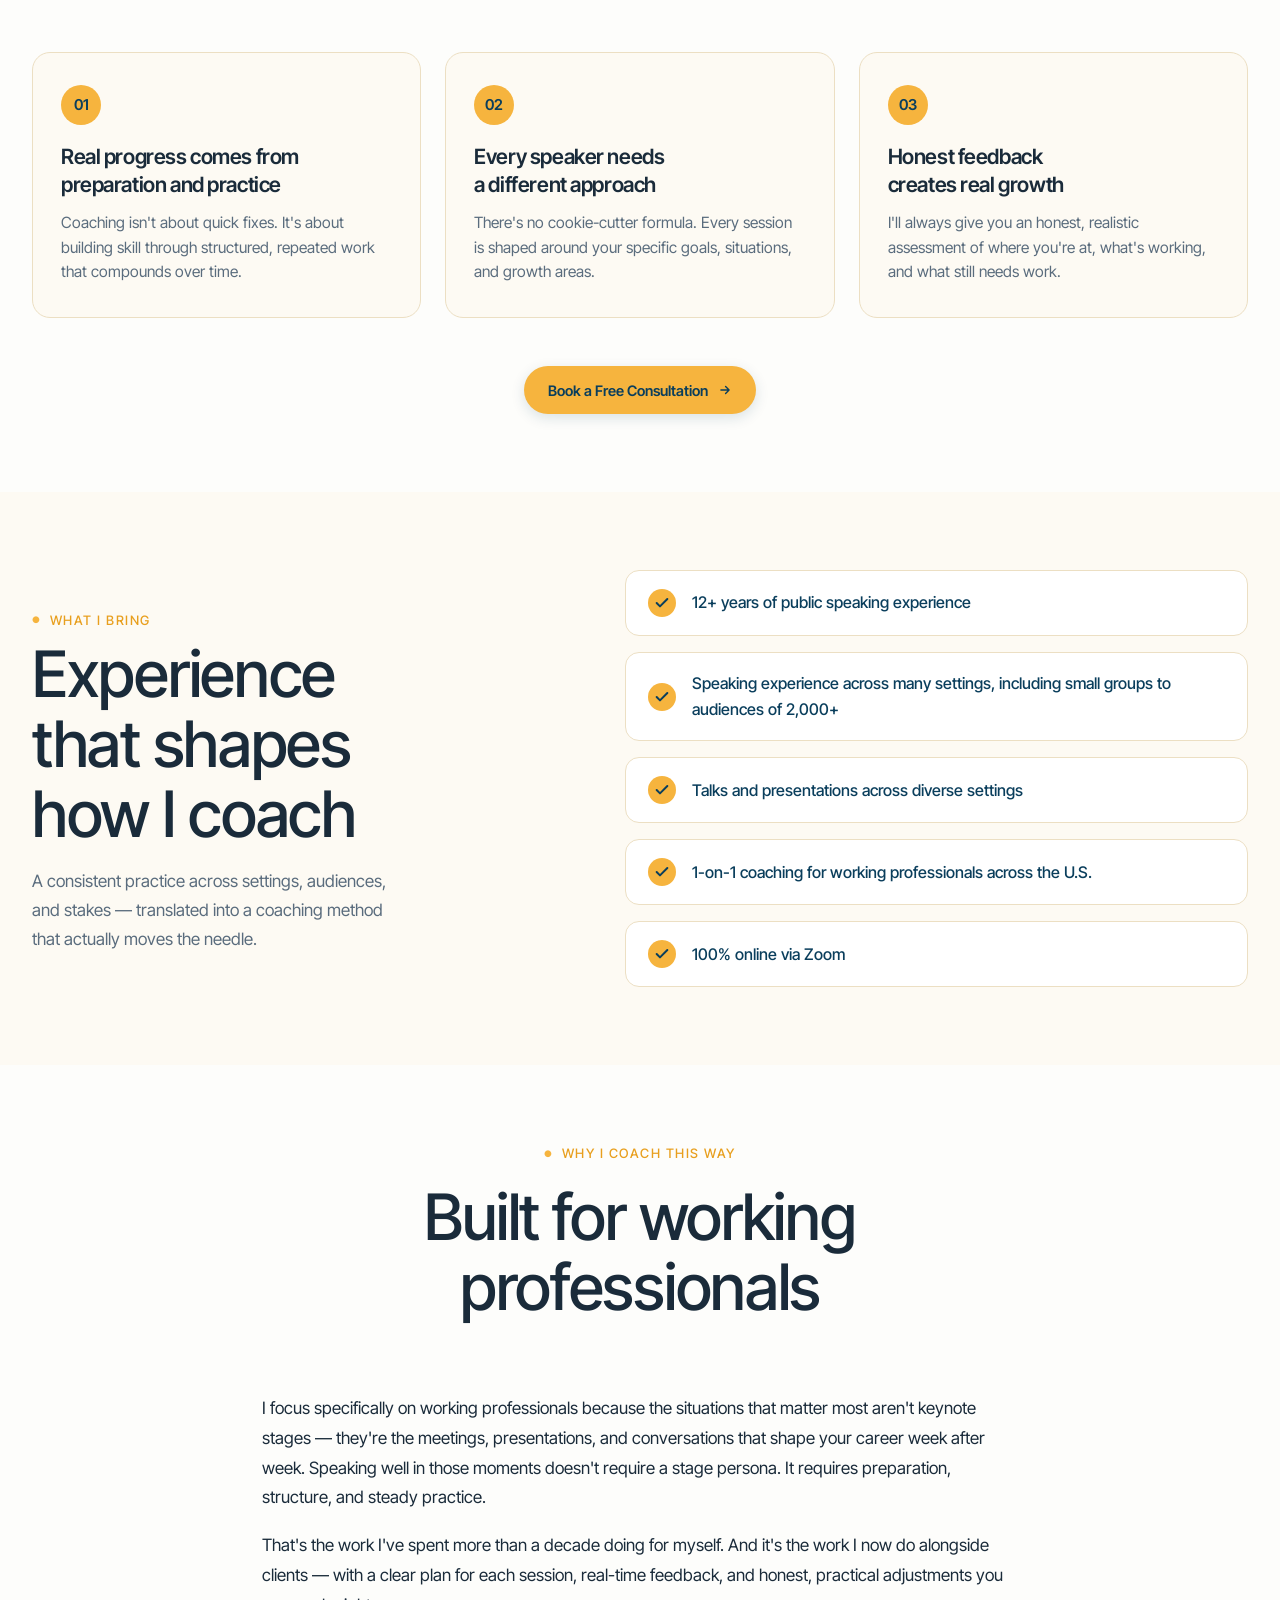
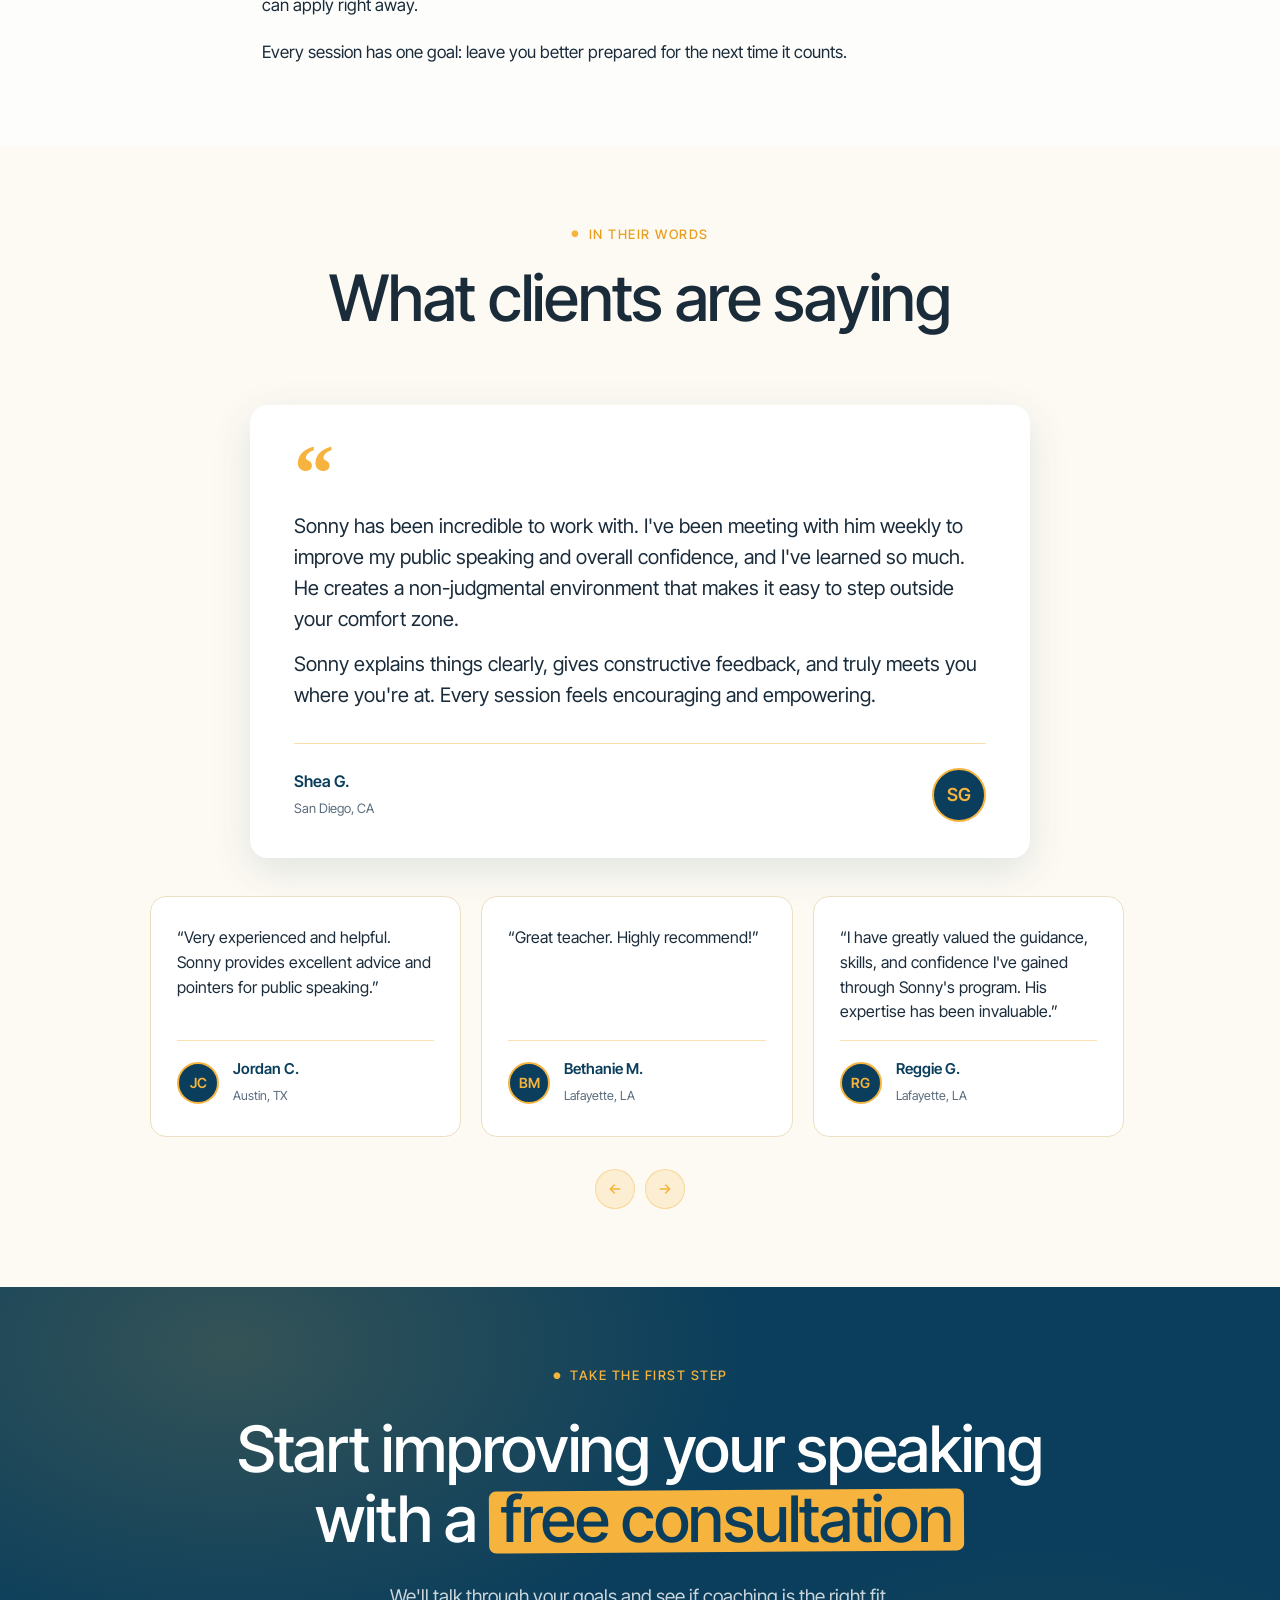
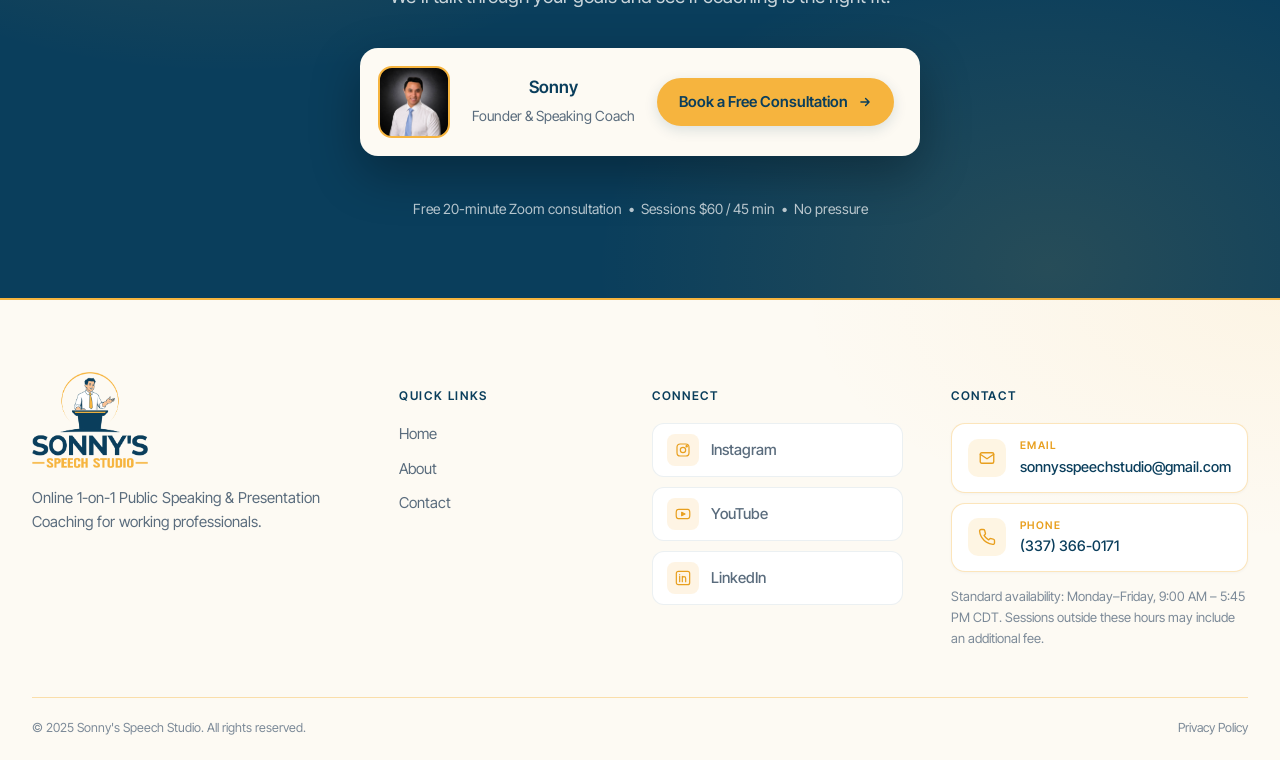
<file: about.html>
<!doctype html>
<html lang="en">
<head>
<meta charset="utf-8" />
<meta name="viewport" content="width=device-width, initial-scale=1" />
<meta http-equiv="Cache-Control" content="no-cache, no-store, must-revalidate" />
<meta http-equiv="Pragma" content="no-cache" />
<meta http-equiv="Expires" content="0" />
<title>About Sonny | Sonny's Speech Studio</title>
<meta name="description" content="Meet Sonny — public speaking coach with 12+ years of speaking experience. Personalized 1-on-1 coaching for working professionals via Zoom." />

<link rel="icon" type="image/png" href="assets/logo.png" />
<link rel="shortcut icon" type="image/png" href="assets/logo.png" />
<link rel="apple-touch-icon" href="assets/logo.png" />

<meta property="og:type" content="website" />
<meta property="og:site_name" content="Sonny's Speech Studio" />
<meta property="og:title" content="About Sonny — Sonny's Speech Studio" />
<meta property="og:description" content="Meet Sonny — founder of Sonny's Speech Studio and 1-on-1 public speaking coach for working professionals." />
<meta property="og:image" content="assets/grey-suit-blue-tie.jpg" />
<meta property="og:url" content="https://sonnysspeechstudio.com/about" />

<meta name="twitter:card" content="summary_large_image" />
<meta name="twitter:title" content="About Sonny — Sonny's Speech Studio" />
<meta name="twitter:description" content="1-on-1 public speaking coach for working professionals." />
<meta name="twitter:image" content="assets/grey-suit-blue-tie.jpg" />

<meta name="theme-color" content="#0a3e5c" />

<link rel="preconnect" href="https://fonts.googleapis.com" />
<link rel="preconnect" href="https://fonts.gstatic.com" crossorigin />
<link href="https://fonts.googleapis.com/css2?family=Inter+Tight:wght@400;500;600;700&display=swap" rel="stylesheet" />
<link rel="stylesheet" href="assets/styles.css" />

<style>
  /* About-specific tweaks */
  .about-hero{
    background:var(--white);color:var(--text);
    min-height:auto;
    padding-top:72px;padding-bottom:72px;
    position:relative;overflow:hidden;
    display:flex;align-items:center;
  }
  .about-hero::before{
    content:"";position:absolute;inset:0;
    background:
      radial-gradient(900px 500px at 92% 10%, rgba(246,180,62,.10), transparent 65%),
      radial-gradient(700px 500px at 4% 95%, rgba(246,180,62,.06), transparent 65%);
    pointer-events:none;
  }
  .about-hero .wrap{position:relative;z-index:1;padding-top:0}
  .about-hero-grid{
    display:grid;grid-template-columns:1.1fr 1fr;
    gap:64px;align-items:center;
  }
  .about-hero h1{color:var(--text);font-size:64px;line-height:1.06}
  .about-hero .sub{font-size:18px;line-height:1.6;color:var(--muted);max-width:560px;margin-top:18px}
  .about-hero p.intro{font-size:17px;line-height:1.7;color:var(--text);margin-top:18px;max-width:560px}
  .about-hero .eyebrow.on-navy{color:var(--gold-deep)}
  .about-hero .eyebrow.on-navy::before{color:var(--gold)}
  .about-hero .hl{color:var(--navy)}
  .about-portrait{
    width:100%;max-width:448px;
    aspect-ratio:4/5;
    max-height:560px;
    border-radius:20px;
    border:2px solid var(--gold);
    box-shadow:0 24px 50px rgba(10,62,92,.18);
    background-image:url("assets/grey-suit-blue-tie.jpg");
    background-size:cover;background-position:center top;
    justify-self:end;
    position:relative;
  }
  .about-portrait::after{
    content:"";position:absolute;inset:-14px;
    border-radius:26px;border:1px dashed rgba(246,180,62,.55);
    pointer-events:none;
  }

  .journey{background:var(--cream)}
  .journey-grid{
    display:grid;grid-template-columns:0.8fr 1fr;gap:80px;align-items:flex-start;
  }
  .journey-left h2{font-size:54px;line-height:60px}
  .journey-left .eyebrow{margin-bottom:14px}
  .journey-right p{font-size:17px;line-height:1.75;color:var(--text)}
  .journey-right p + p{margin-top:18px}

  .approach{background:var(--white)}
  .approach-grid{
    display:grid;grid-template-columns:repeat(3,1fr);gap:24px;
    margin-top:40px;
  }
  .approach-card{
    background:var(--cream);
    border:1px solid var(--border-warm);
    border-radius:18px;
    padding:32px 28px;
    display:flex;flex-direction:column;gap:12px;
  }
  .approach-card .num{
    width:40px;height:40px;border-radius:50%;
    background:var(--gold);color:var(--navy);
    display:inline-flex;align-items:center;justify-content:center;
    font-weight:600;font-size:15px;
    margin-bottom:6px;
  }
  .approach-card h3{font-size:21px;line-height:28px;font-weight:600}
  .approach-card p{font-size:15.5px;line-height:1.6;color:var(--muted)}
  .approach-cta{display:flex;justify-content:center;margin-top:48px}
  .btn.btn-sm{height:48px;font-size:14.5px;padding:0 24px}

  .inline-link-cta{
    display:inline-flex;align-items:center;gap:10px;
    margin-top:24px;
    color:var(--navy);font-size:17px;line-height:1.5;font-weight:500;
    text-decoration:none;
    border-bottom:2px solid transparent;
    padding-bottom:2px;
    transition:border-color .2s ease, color .2s ease;
  }
  .inline-link-cta strong{font-weight:600}
  .inline-link-cta .arrow-pre{color:var(--gold-deep);font-size:20px;line-height:1;transition:transform .2s ease}
  .inline-link-cta:hover{color:var(--gold-deep);border-bottom-color:var(--gold)}
  .inline-link-cta:hover .arrow-pre{transform:translateX(2px)}

  .exp{background:var(--cream)}
  .exp-grid{
    display:grid;grid-template-columns:0.85fr 1fr;gap:64px;align-items:center;
  }
  .exp-list{
    list-style:none;padding:0;margin:0;
    display:flex;flex-direction:column;gap:16px;
  }
  .exp-list li{
    display:flex;align-items:center;gap:16px;
    padding:18px 22px;background:#fff;
    border:1px solid var(--border-warm);border-radius:14px;
    font-size:16px;font-weight:500;color:var(--navy);
  }
  .exp-list .check{
    flex-shrink:0;width:28px;height:28px;border-radius:50%;
    background:var(--gold);color:var(--navy);
    display:inline-flex;align-items:center;justify-content:center;
  }
  .exp-list .check svg{width:16px;height:16px}

  .why-coach{background:var(--white)}
  .why-coach .wrap{max-width:820px}
  .why-coach .body{display:flex;flex-direction:column;gap:18px;margin-top:24px}
  .why-coach p{font-size:17px;line-height:1.75;color:var(--text)}

  .mid-cta{
    background:var(--navy);color:#fff;
    text-align:center;
    position:relative;overflow:hidden;
  }
  .mid-cta::before{
    content:"";position:absolute;inset:0;
    background:
      radial-gradient(700px 400px at 18% 10%, rgba(246,180,62,.18), transparent 65%),
      radial-gradient(700px 400px at 82% 95%, rgba(246,180,62,.12), transparent 65%);
    pointer-events:none;
  }
  .mid-cta .wrap{position:relative;z-index:1;display:flex;flex-direction:column;align-items:center;gap:18px;text-align:center}
  .mid-cta h2{color:#fff;max-width:760px}
  .mid-cta .sub{color:rgba(255,255,255,.78);font-size:18px;max-width:560px}

  /* Light variant of testimonials section so it sits visibly apart from
     the navy Final CTA that follows it on the About page. */
  .voices--light{background:var(--cream);color:var(--text)}
  .voices--light::before{display:none}
  .voices--light .section-head h2,
  .voices--light .section-head.on-navy h2{color:var(--text)}
  .voices--light .eyebrow.on-navy{color:var(--gold-deep)}
  .voices--light .eyebrow.on-navy::before{color:var(--gold)}
  .voices--light .v-card{background:#fff;color:var(--text);box-shadow:0 12px 40px rgba(10,62,92,.12)}
  .voices--light .v-mini{background:#fff}

  @media (max-width:1100px){
    .about-hero h1{font-size:54px}
    .journey-left h2{font-size:44px;line-height:50px}
    .approach-grid{grid-template-columns:repeat(3,1fr);gap:18px}
    .exp-grid{grid-template-columns:1fr;gap:40px}
  }
  @media (min-width:768px) and (max-width:1023px){
    .about-hero{padding:56px 0}
    .about-hero h1{font-size:46px;line-height:1.08}
    .about-hero-grid{gap:40px}
    .journey-grid{gap:48px}
    .journey-left h2{font-size:38px;line-height:44px}
    .approach{padding:64px 0}
    .approach-grid{grid-template-columns:repeat(3,1fr);gap:18px}
    .approach-card{padding:24px 22px}
    .exp{padding:64px 0}
    .why-coach{padding:64px 0}
    .why-coach .wrap{max-width:680px}
    .voices--light{padding:64px 0}
  }
  @media (max-width:820px){
    .about-hero{padding-top:40px;padding-bottom:48px}
    .about-hero-grid{grid-template-columns:1fr;gap:28px}
    .about-portrait{max-width:100%;max-height:420px;justify-self:flex-start}
    .about-hero h1{font-size:36px;line-height:42px}
    .about-hero .sub,.about-hero p.intro{max-width:100%}
    .journey-grid{grid-template-columns:1fr;gap:20px}
    .journey-left h2{font-size:30px;line-height:36px}
    .journey-right p{font-size:16px}
    .journey-right{max-width:100%}
    .approach-grid{grid-template-columns:1fr;gap:14px;margin-top:24px}
    .approach-card{padding:22px 20px}
    .approach-card h3{font-size:19px;line-height:25px}
    .approach-cta{margin-top:32px;justify-content:flex-start}
    .exp-grid{grid-template-columns:1fr;gap:24px}
    .exp-list{gap:10px}
    .exp-list li{padding:14px 18px;font-size:15px;line-height:1.5}
    .why-coach .wrap{max-width:100%}
    .why-coach .body{margin-top:18px}
    .why-coach p{font-size:16px}
    .voices--light{padding:48px 0 56px}
    .inline-link-cta{font-size:15.5px}
  }
</style>
</head>
<body>

<!-- ================== ANNOUNCEMENT BAR ================== -->
<div class="announce" id="announce" role="region" aria-label="Announcement">
  <div class="announce-inner">
    <span class="pin" aria-hidden="true">
      <svg width="14" height="14" viewBox="0 0 24 24" fill="none" stroke="currentColor" stroke-width="2" stroke-linecap="round" stroke-linejoin="round"><circle cx="12" cy="12" r="10"/><circle cx="12" cy="12" r="6"/><circle cx="12" cy="12" r="2" fill="currentColor"/></svg>
    </span>
    <strong>Now accepting new 1-on-1 coaching clients</strong>
    <span class="sep">•</span>
    <span class="muted">Free 20-minute Zoom consultation</span>
    <button class="close" id="announceClose" aria-label="Dismiss announcement">
      <svg width="14" height="14" viewBox="0 0 24 24" fill="none" stroke="currentColor" stroke-width="2.2" stroke-linecap="round"><path d="M18 6 6 18M6 6l12 12"/></svg>
    </button>
  </div>
</div>

<!-- ================== HEADER ================== -->
<header class="site-header" id="siteHeader">
  <div class="header-inner">
    <a href="/" class="brand" aria-label="Sonny's Speech Studio"><img src="assets/logo.png" alt="Sonny's Speech Studio" /></a>
    <nav class="nav-links">
      <a href="/">Home</a>
      <a href="/about">About</a>
      <a href="/contact">Contact</a>
    </nav>
    <div class="nav-cta">
      <a href="tel:+13373660171" class="header-phone" aria-label="Call Sonny">
        <svg width="14" height="14" viewBox="0 0 24 24" fill="none" stroke="currentColor" stroke-width="2" stroke-linecap="round" stroke-linejoin="round"><path d="M22 16.92v3a2 2 0 0 1-2.18 2 19.79 19.79 0 0 1-8.63-3.07 19.5 19.5 0 0 1-6-6 19.79 19.79 0 0 1-3.07-8.67A2 2 0 0 1 4.11 2h3a2 2 0 0 1 2 1.72 12.84 12.84 0 0 0 .7 2.81 2 2 0 0 1-.45 2.11L8.09 9.91a16 16 0 0 0 6 6l1.27-1.27a2 2 0 0 1 2.11-.45 12.84 12.84 0 0 0 2.81.7A2 2 0 0 1 22 16.92z"/></svg>
        <span>(337) 366-0171</span>
      </a>
      <a href="/contact" class="btn">Book a Free Consultation
        <svg class="arrow" width="14" height="14" viewBox="0 0 24 24" fill="none" stroke="currentColor" stroke-width="2.4" stroke-linecap="round" stroke-linejoin="round"><path d="M5 12h14M13 6l6 6-6 6"/></svg>
      </a>
      <button class="nav-toggle" id="navToggle" aria-label="Open menu" aria-expanded="false" aria-controls="navDrawer">
        <svg class="icon-open" viewBox="0 0 24 24" fill="none" stroke="currentColor" stroke-width="2" stroke-linecap="round" stroke-linejoin="round"><path d="M3 6h18M3 12h18M3 18h18"/></svg>
        <svg class="icon-close" viewBox="0 0 24 24" fill="none" stroke="currentColor" stroke-width="2.2" stroke-linecap="round"><path d="M18 6 6 18M6 6l12 12"/></svg>
      </button>
    </div>
  </div>
</header>

<!-- Mobile drawer -->
<div class="nav-overlay" id="navOverlay"></div>
<aside class="nav-drawer" id="navDrawer" aria-label="Site navigation">
  <div class="nav-drawer-head">
    <img src="assets/logo.png" alt="Sonny's Speech Studio" />
    <button class="nav-drawer-close" id="navDrawerClose" aria-label="Close menu">
      <svg viewBox="0 0 24 24" fill="none" stroke="currentColor" stroke-width="2.2" stroke-linecap="round"><path d="M18 6 6 18M6 6l12 12"/></svg>
    </button>
  </div>
  <nav class="nav-drawer-links">
    <a href="/">Home</a>
    <a href="/about">About</a>
    <a href="/contact">Contact</a>
  </nav>
  <div class="nav-drawer-divider"></div>
  <a href="tel:+13373660171" class="nav-drawer-phone">
    <svg width="18" height="18" viewBox="0 0 24 24" fill="none" stroke="currentColor" stroke-width="2" stroke-linecap="round" stroke-linejoin="round"><path d="M22 16.92v3a2 2 0 0 1-2.18 2 19.79 19.79 0 0 1-8.63-3.07 19.5 19.5 0 0 1-6-6 19.79 19.79 0 0 1-3.07-8.67A2 2 0 0 1 4.11 2h3a2 2 0 0 1 2 1.72 12.84 12.84 0 0 0 .7 2.81 2 2 0 0 1-.45 2.11L8.09 9.91a16 16 0 0 0 6 6l1.27-1.27a2 2 0 0 1 2.11-.45 12.84 12.84 0 0 0 2.81.7A2 2 0 0 1 22 16.92z"/></svg>
    <span>(337) 366-0171</span>
  </a>
  <a href="/contact" class="btn">Book a Free Consultation
    <svg class="arrow" width="14" height="14" viewBox="0 0 24 24" fill="none" stroke="currentColor" stroke-width="2.4" stroke-linecap="round" stroke-linejoin="round"><path d="M5 12h14M13 6l6 6-6 6"/></svg>
  </a>
</aside>

<main>

<!-- ================== ABOUT HERO ================== -->
<section class="about-hero">
  <div class="wrap">
    <div class="about-hero-grid">
      <div class="reveal">
        <span class="eyebrow">About Sonny</span>
        <h1 style="margin-top:14px">Hi, I'm <span class="hl">Sonny</span>.</h1>
        <p class="sub">Founder of Sonny's Speech Studio. 1-on-1 public speaking coach for working professionals.</p>
        <p class="intro">For over 12 years, public speaking has been a consistent part of my life. Today, I help working professionals communicate with more clarity, structure, and presence — through preparation, practice, and honest feedback.</p>
        <div style="margin-top:28px">
          <a href="/contact" class="btn">Book a Free Consultation
            <svg class="arrow" width="14" height="14" viewBox="0 0 24 24" fill="none" stroke="currentColor" stroke-width="2.4" stroke-linecap="round" stroke-linejoin="round"><path d="M5 12h14M13 6l6 6-6 6"/></svg>
          </a>
        </div>
      </div>
      <div class="about-portrait reveal" role="img" aria-label="Portrait of Sonny"></div>
    </div>
  </div>
</section>

<!-- ================== MY JOURNEY ================== -->
<section class="journey">
  <div class="wrap">
    <div class="journey-grid">
      <div class="journey-left reveal">
        <span class="eyebrow">The Story</span>
        <h2 style="margin-top:6px">My journey to coaching</h2>
      </div>
      <div class="journey-right reveal">
        <p>For over 12 years, public speaking has been a consistent part of my life. I've delivered talks and presentations across many settings, ranging from small groups to audiences of 2,000+.</p>
        <p>My journey didn't begin with confidence. Like many, I had to work through hesitation, overthinking, and uncertainty in front of audiences. Through disciplined practice, repeated experience, and the guidance of strong mentors, I learned how to organize my thoughts and speak with greater clarity and composure.</p>
        <p>Today, I help working professionals improve the way they communicate in real-world speaking situations — not through performance tricks or motivational pep talks, but through preparation, structure, and deliberate practice.</p>
        <a href="/contact" class="inline-link-cta">
          <span class="arrow-pre">→</span>
          <span>Want to work together? <strong>Book a free consultation</strong></span>
        </a>
      </div>
    </div>
  </div>
</section>

<!-- ================== APPROACH ================== -->
<section class="approach">
  <div class="wrap">
    <div class="section-head reveal">
      <span class="eyebrow">My Approach</span>
      <h2>What I believe about coaching</h2>
    </div>
    <div class="approach-grid">
      <div class="approach-card reveal">
        <span class="num">01</span>
        <h3>Real progress comes from preparation and practice</h3>
        <p>Coaching isn't about quick fixes. It's about building skill through structured, repeated work that compounds over time.</p>
      </div>
      <div class="approach-card reveal">
        <span class="num">02</span>
        <h3>Every speaker needs a different approach</h3>
        <p>There's no cookie-cutter formula. Every session is shaped around your specific goals, situations, and growth areas.</p>
      </div>
      <div class="approach-card reveal">
        <span class="num">03</span>
        <h3>Honest feedback creates real growth</h3>
        <p>I'll always give you an honest, realistic assessment of where you're at, what's working, and what still needs work.</p>
      </div>
    </div>
    <div class="approach-cta reveal">
      <a href="/contact" class="btn btn-sm">Book a Free Consultation
        <svg class="arrow" width="14" height="14" viewBox="0 0 24 24" fill="none" stroke="currentColor" stroke-width="2.4" stroke-linecap="round" stroke-linejoin="round"><path d="M5 12h14M13 6l6 6-6 6"/></svg>
      </a>
    </div>
  </div>
</section>

<!-- ================== EXPERIENCE ================== -->
<section class="exp">
  <div class="wrap">
    <div class="exp-grid">
      <div class="reveal">
        <span class="eyebrow">What I Bring</span>
        <h2 style="margin-top:8px">Experience that shapes how I coach</h2>
        <p style="color:var(--muted);font-size:17px;line-height:1.7;margin-top:18px;max-width:380px">A consistent practice across settings, audiences, and stakes — translated into a coaching method that actually moves the needle.</p>
      </div>
      <ul class="exp-list reveal">
        <li><span class="check"><svg viewBox="0 0 24 24" fill="none" stroke="currentColor" stroke-width="3" stroke-linecap="round" stroke-linejoin="round"><polyline points="20 6 9 17 4 12"/></svg></span><span>12+ years of public speaking experience</span></li>
        <li><span class="check"><svg viewBox="0 0 24 24" fill="none" stroke="currentColor" stroke-width="3" stroke-linecap="round" stroke-linejoin="round"><polyline points="20 6 9 17 4 12"/></svg></span><span>Speaking experience across many settings, including small groups to audiences of 2,000+</span></li>
        <li><span class="check"><svg viewBox="0 0 24 24" fill="none" stroke="currentColor" stroke-width="3" stroke-linecap="round" stroke-linejoin="round"><polyline points="20 6 9 17 4 12"/></svg></span><span>Talks and presentations across diverse settings</span></li>
        <li><span class="check"><svg viewBox="0 0 24 24" fill="none" stroke="currentColor" stroke-width="3" stroke-linecap="round" stroke-linejoin="round"><polyline points="20 6 9 17 4 12"/></svg></span><span>1-on-1 coaching for working professionals across the U.S.</span></li>
        <li><span class="check"><svg viewBox="0 0 24 24" fill="none" stroke="currentColor" stroke-width="3" stroke-linecap="round" stroke-linejoin="round"><polyline points="20 6 9 17 4 12"/></svg></span><span>100% online via Zoom</span></li>
      </ul>
    </div>
  </div>
</section>

<!-- ================== WHY I COACH ================== -->
<section class="why-coach">
  <div class="wrap">
    <div class="section-head reveal">
      <span class="eyebrow">Why I Coach This Way</span>
      <h2>Built for working professionals</h2>
    </div>
    <div class="body reveal">
      <p>I focus specifically on working professionals because the situations that matter most aren't keynote stages — they're the meetings, presentations, and conversations that shape your career week after week. Speaking well in those moments doesn't require a stage persona. It requires preparation, structure, and steady practice.</p>
      <p>That's the work I've spent more than a decade doing for myself. And it's the work I now do alongside clients — with a clear plan for each session, real-time feedback, and honest, practical adjustments you can apply right away.</p>
      <p>Every session has one goal: leave you better prepared for the next time it counts.</p>
    </div>
  </div>
</section>

<!-- ================== TESTIMONIALS ================== -->
<section class="voices voices--light full-bleed">
  <div class="wrap">
    <div class="section-head on-navy reveal">
      <span class="eyebrow on-navy">In Their Words</span>
      <h2>What clients are saying</h2>
    </div>

    <div class="voice-grid-2 reveal" style="grid-template-columns:1fr;max-width:780px;margin:0 auto">
      <article class="v-card">
        <span class="qmark">“</span>
        <blockquote>
          <p>Sonny has been incredible to work with. I've been meeting with him weekly to improve my public speaking and overall confidence, and I've learned so much. He creates a non-judgmental environment that makes it easy to step outside your comfort zone.</p>
          <p>Sonny explains things clearly, gives constructive feedback, and truly meets you where you're at. Every session feels encouraging and empowering.</p>
        </blockquote>
        <div class="v-foot">
          <div class="who">
            <b>Shea G.</b>
            <span>San Diego, CA</span>
          </div>
          <span class="avatar" aria-hidden="true">SG</span>
        </div>
      </article>
    </div>

    <div class="v-mini-row reveal" aria-label="More client testimonials" style="max-width:980px;margin:32px auto 0">
      <div class="v-mini-track" id="vMiniTrack">
        <article class="v-mini">
          <blockquote>“Very experienced and helpful. Sonny provides excellent advice and pointers for public speaking.”</blockquote>
          <div class="v-foot">
            <span class="avatar" aria-hidden="true">JC</span>
            <div class="who"><b>Jordan C.</b><span>Austin, TX</span></div>
          </div>
        </article>
        <article class="v-mini">
          <blockquote>“Great teacher. Highly recommend!”</blockquote>
          <div class="v-foot">
            <span class="avatar" aria-hidden="true">BM</span>
            <div class="who"><b>Bethanie M.</b><span>Lafayette, LA</span></div>
          </div>
        </article>
        <article class="v-mini">
          <blockquote>“I have greatly valued the guidance, skills, and confidence I've gained through Sonny's program. His expertise has been invaluable.”</blockquote>
          <div class="v-foot">
            <span class="avatar" aria-hidden="true">RG</span>
            <div class="who"><b>Reggie G.</b><span>Lafayette, LA</span></div>
          </div>
        </article>
        <article class="v-mini">
          <blockquote>“He's coached me on what and how to improve my public speaking skills. Professional, knowledgeable and down to earth. Thank you Sonny!”</blockquote>
          <div class="v-foot">
            <span class="avatar" aria-hidden="true">JM</span>
            <div class="who"><b>Josh M.</b><span>Chesapeake, VA</span></div>
          </div>
        </article>
      </div>
      <div class="v-mini-controls">
        <button type="button" id="vMiniPrev" aria-label="Previous testimonial">
          <svg viewBox="0 0 24 24" fill="none" stroke="currentColor" stroke-width="2.4" stroke-linecap="round" stroke-linejoin="round"><path d="M19 12H5M11 18l-6-6 6-6"/></svg>
        </button>
        <button type="button" id="vMiniNext" aria-label="Next testimonial">
          <svg viewBox="0 0 24 24" fill="none" stroke="currentColor" stroke-width="2.4" stroke-linecap="round" stroke-linejoin="round"><path d="M5 12h14M13 18l6-6-6-6"/></svg>
        </button>
      </div>
    </div>
  </div>
</section>

<!-- ================== FINAL CTA ================== -->
<section class="final full-bleed">
  <div class="wrap">
    <span class="eyebrow on-navy reveal">Take the First Step</span>
    <h2 class="reveal">Start improving your speaking with a <span class="hl">free consultation</span></h2>
    <p class="sub reveal">We'll talk through your goals and see if coaching is the right fit.</p>
    <div class="sonny-card reveal">
      <div class="av" aria-hidden="true"></div>
      <div class="who">
        <b>Sonny</b>
        <span>Founder & Speaking Coach</span>
      </div>
      <a href="/contact" class="btn">Book a Free Consultation
        <svg class="arrow" width="14" height="14" viewBox="0 0 24 24" fill="none" stroke="currentColor" stroke-width="2.4" stroke-linecap="round" stroke-linejoin="round"><path d="M5 12h14M13 6l6 6-6 6"/></svg>
      </a>
    </div>
    <span class="reassure on-navy reveal">Free 20-minute Zoom consultation &nbsp;•&nbsp; Sessions $60 / 45 min &nbsp;•&nbsp; No pressure</span>
  </div>
</section>

</main>

<!-- ================== FOOTER ================== -->
<footer>
  <div class="wrap">
    <div class="foot-grid">
      <div class="foot-brand">
        <img src="assets/logo.png" alt="Sonny's Speech Studio" />
        <p>Online 1-on-1 Public Speaking & Presentation Coaching for working professionals.</p>
      </div>
      <div class="foot-col">
        <h4>Quick Links</h4>
        <ul>
          <li><a href="/">Home</a></li>
          <li><a href="/about">About</a></li>
          <li><a href="/contact">Contact</a></li>
        </ul>
      </div>
      <div class="foot-col">
        <h4>Connect</h4>
        <div class="socials-list">
          <a href="https://www.instagram.com/sonnysspeechstudio/" target="_blank" rel="noopener">
            <span class="s-ico" aria-hidden="true">
              <svg viewBox="0 0 24 24" fill="none" stroke="currentColor" stroke-width="1.8" stroke-linecap="round" stroke-linejoin="round"><rect x="3" y="3" width="18" height="18" rx="5"/><circle cx="12" cy="12" r="4"/><circle cx="17.5" cy="6.5" r="1" fill="currentColor"/></svg>
            </span>
            <span>Instagram</span>
          </a>
          <a href="https://www.youtube.com/@sonnysspeechstudio" target="_blank" rel="noopener">
            <span class="s-ico" aria-hidden="true">
              <svg viewBox="0 0 24 24" fill="none" stroke="currentColor" stroke-width="1.8" stroke-linecap="round" stroke-linejoin="round"><path d="M22 8s-.2-1.4-.8-2c-.8-.8-1.7-.8-2.1-.9C16 5 12 5 12 5s-4 0-7.1.1c-.4 0-1.3 0-2.1.9C2.2 6.6 2 8 2 8s-.2 1.6-.2 3.3v1.4c0 1.7.2 3.3.2 3.3s.2 1.4.8 2c.8.8 1.9.8 2.4.9C7 18.9 12 19 12 19s4 0 7.1-.1c.4 0 1.3 0 2.1-.9.6-.6.8-2 .8-2s.2-1.6.2-3.3v-1.4c0-1.7-.2-3.3-.2-3.3z"/><polygon points="10 9.5 15 12 10 14.5" fill="currentColor"/></svg>
            </span>
            <span>YouTube</span>
          </a>
          <a href="https://www.linkedin.com/in/sonnysspeechstudio" target="_blank" rel="noopener">
            <span class="s-ico" aria-hidden="true">
              <svg viewBox="0 0 24 24" fill="none" stroke="currentColor" stroke-width="1.8" stroke-linecap="round" stroke-linejoin="round"><rect x="2" y="2" width="20" height="20" rx="3"/><path d="M7 9.5v8M7 7v.01M11 17.5v-5a2.5 2.5 0 0 1 5 0v5M11 17.5v-8"/></svg>
            </span>
            <span>LinkedIn</span>
          </a>
        </div>
      </div>
      <div class="foot-col">
        <h4>Contact</h4>
        <a class="contact-card" href="mailto:sonnysspeechstudio@gmail.com">
          <span class="c-ico" aria-hidden="true">
            <svg viewBox="0 0 24 24" fill="none" stroke="currentColor" stroke-width="1.8" stroke-linecap="round" stroke-linejoin="round"><rect x="3" y="5" width="18" height="14" rx="2"/><path d="m3 7 9 6 9-6"/></svg>
          </span>
          <span class="c-body">
            <span class="c-label">Email</span>
            <span class="c-val">sonnysspeechstudio@gmail.com</span>
          </span>
        </a>
        <a class="contact-card" href="tel:+13373660171">
          <span class="c-ico" aria-hidden="true">
            <svg viewBox="0 0 24 24" fill="none" stroke="currentColor" stroke-width="1.8" stroke-linecap="round" stroke-linejoin="round"><path d="M22 16.92v3a2 2 0 0 1-2.18 2 19.79 19.79 0 0 1-8.63-3.07 19.5 19.5 0 0 1-6-6 19.79 19.79 0 0 1-3.07-8.67A2 2 0 0 1 4.11 2h3a2 2 0 0 1 2 1.72 12.84 12.84 0 0 0 .7 2.81 2 2 0 0 1-.45 2.11L8.09 9.91a16 16 0 0 0 6 6l1.27-1.27a2 2 0 0 1 2.11-.45 12.84 12.84 0 0 0 2.81.7A2 2 0 0 1 22 16.92z"/></svg>
          </span>
          <span class="c-body">
            <span class="c-label">Phone</span>
            <span class="c-val">(337) 366-0171</span>
          </span>
        </a>
        <p class="sm">Standard availability: Monday–Friday, 9:00 AM – 5:45 PM CDT. Sessions outside these hours may include an additional fee.</p>
      </div>
    </div>
    <div class="foot-bottom">
      <span>© 2025 Sonny's Speech Studio. All rights reserved.</span>
      <a href="https://sonnysspeechstudio.com/privacy-policy/" target="_blank" rel="noopener">Privacy Policy</a>
    </div>
  </div>
</footer>

<!-- ================== FLOATING CHAT BUTTON ================== -->
<a href="/contact" class="float-chat" id="floatChat" aria-label="Contact Sonny">
  <span class="fc-tip">How can I help?</span>
  <span class="fc-btn" aria-hidden="true">
    <svg viewBox="0 0 24 24" fill="none" stroke="currentColor" stroke-width="2" stroke-linecap="round" stroke-linejoin="round"><path d="M21 15a2 2 0 0 1-2 2H7l-4 4V5a2 2 0 0 1 2-2h14a2 2 0 0 1 2 2z"/></svg>
  </span>
</a>

<script src="assets/site.js"></script>
</body>
</html>
</file>
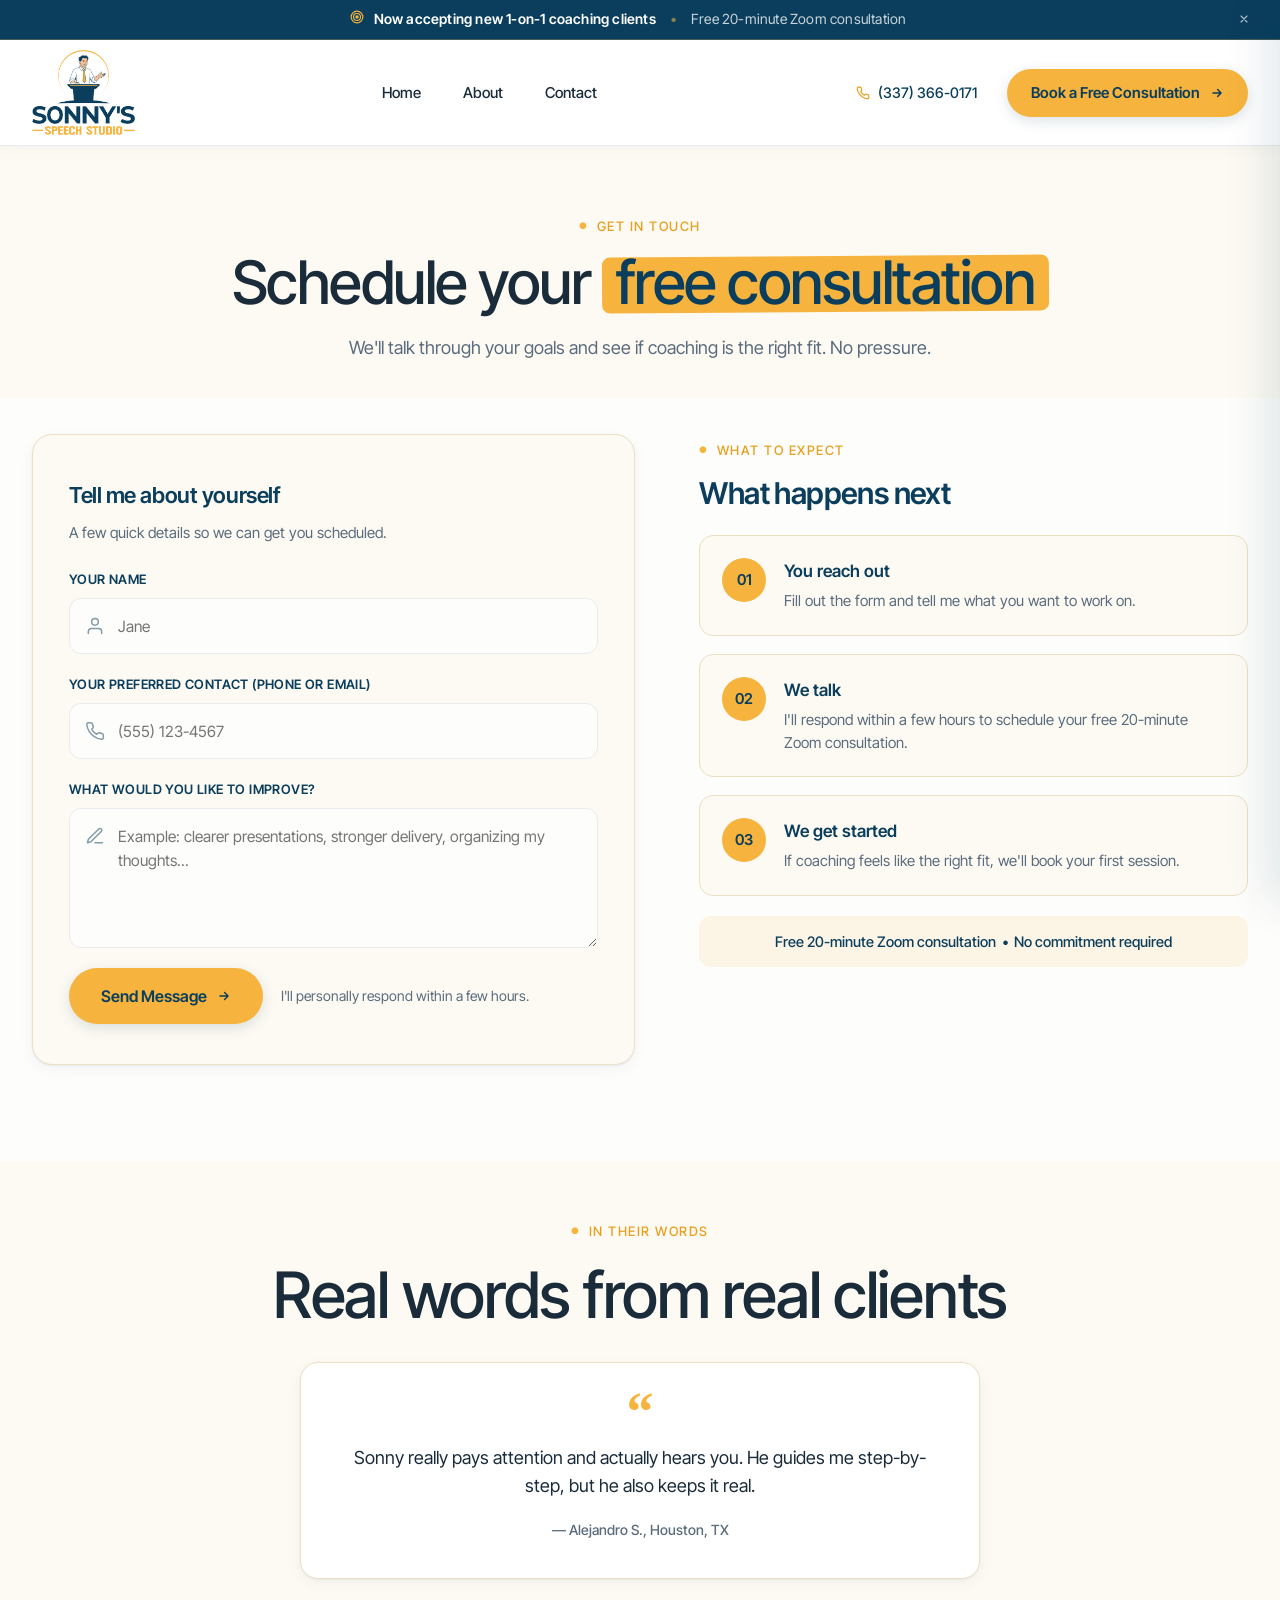
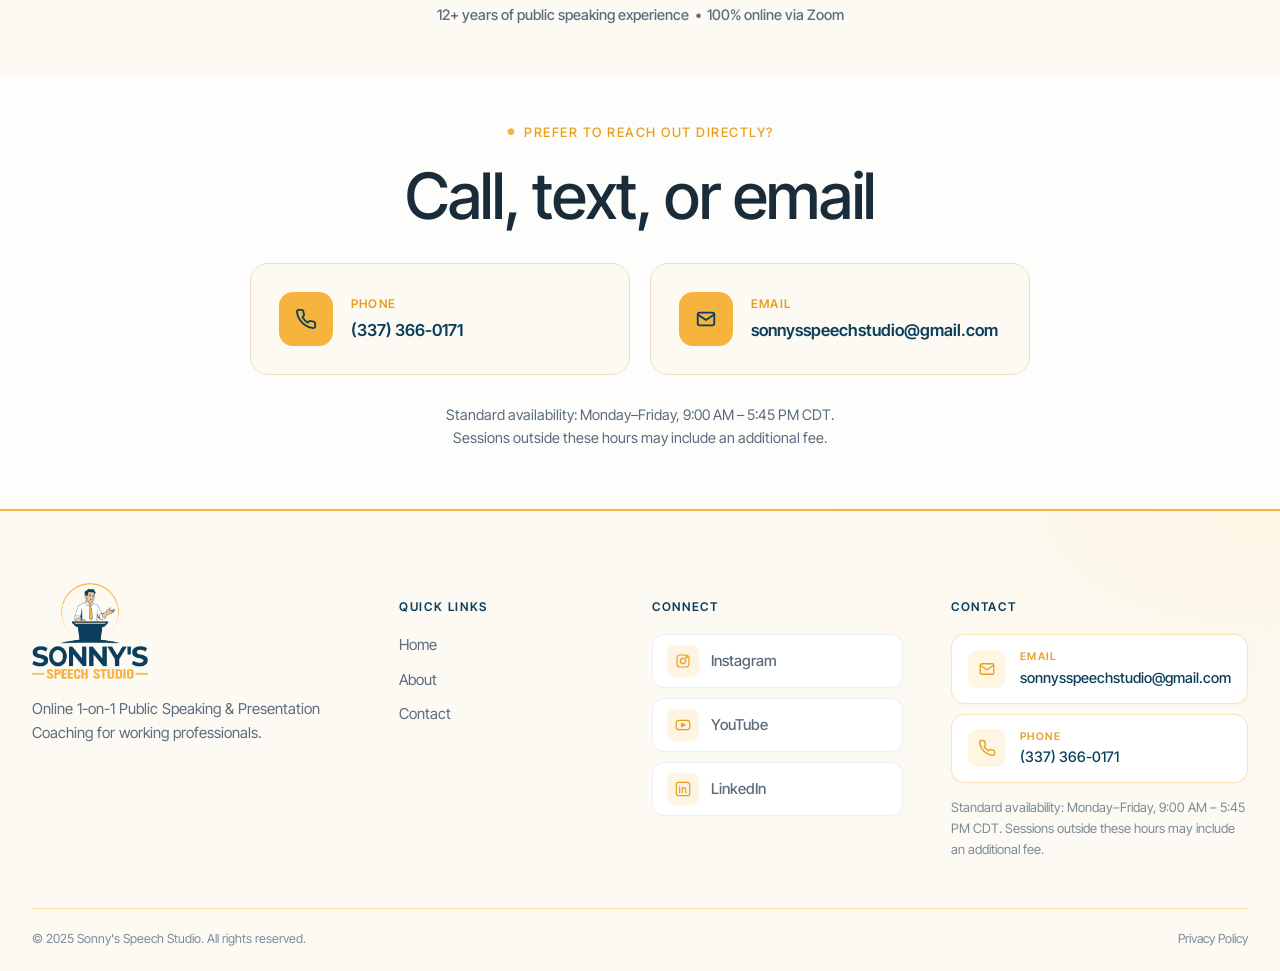
<file: contact.html>
<!doctype html>
<html lang="en">
<head>
<meta charset="utf-8" />
<meta name="viewport" content="width=device-width, initial-scale=1" />
<meta http-equiv="Cache-Control" content="no-cache, no-store, must-revalidate" />
<meta http-equiv="Pragma" content="no-cache" />
<meta http-equiv="Expires" content="0" />
<title>Contact | Schedule Your Free Consultation | Sonny's Speech Studio</title>
<meta name="description" content="Schedule your free 20-minute Zoom consultation with Sonny. 1-on-1 public speaking coaching for working professionals." />

<link rel="icon" type="image/png" href="assets/logo.png" />
<link rel="shortcut icon" type="image/png" href="assets/logo.png" />
<link rel="apple-touch-icon" href="assets/logo.png" />

<meta property="og:type" content="website" />
<meta property="og:site_name" content="Sonny's Speech Studio" />
<meta property="og:title" content="Contact — Sonny's Speech Studio" />
<meta property="og:description" content="Schedule your free 20-minute Zoom consultation with Sonny." />
<meta property="og:image" content="assets/blue-suit-blue-tie.jpg" />
<meta property="og:url" content="https://sonnysspeechstudio.com/contact" />

<meta name="twitter:card" content="summary_large_image" />
<meta name="twitter:title" content="Contact — Sonny's Speech Studio" />
<meta name="twitter:description" content="Schedule your free 20-minute Zoom consultation." />
<meta name="twitter:image" content="assets/blue-suit-blue-tie.jpg" />

<meta name="theme-color" content="#0a3e5c" />

<link rel="preconnect" href="https://fonts.googleapis.com" />
<link rel="preconnect" href="https://fonts.gstatic.com" crossorigin />
<link href="https://fonts.googleapis.com/css2?family=Inter+Tight:wght@400;500;600;700&display=swap" rel="stylesheet" />
<link rel="stylesheet" href="assets/styles.css" />

<style>
  .contact-hero{
    background:var(--cream);
    padding-top:64px;padding-bottom:36px;
  }
  .contact-hero .wrap{padding-top:0;text-align:center}
  .contact-hero h1{font-size:60px;line-height:1.06;max-width:820px;margin:14px auto 0}
  .contact-hero .sub{font-size:18px;line-height:1.65;color:var(--muted);max-width:600px;margin:18px auto 0}

  .contact-main{background:var(--white);padding-top:36px;padding-bottom:48px}
  .contact-grid{
    display:grid;grid-template-columns:1.1fr 1fr;gap:64px;align-items:flex-start;
  }
  .contact-form-card{
    background:var(--cream);
    border:1px solid var(--border-warm);
    border-radius:20px;
    padding:40px 36px;
    box-shadow:var(--shadow-sm);
  }
  .contact-form-card h3{font-size:22px;font-weight:600;color:var(--navy);margin-bottom:6px}
  .contact-form-card .form-sub{color:var(--muted);font-size:15px;margin-bottom:24px}
  .field{display:flex;flex-direction:column;gap:8px;margin-bottom:20px}
  .field label{font-size:13px;font-weight:600;color:var(--navy);letter-spacing:.4px;text-transform:uppercase}
  .input-wrap{position:relative;display:flex;align-items:stretch}
  .input-wrap > svg{
    position:absolute;left:16px;top:50%;transform:translateY(-50%);
    width:20px;height:20px;
    color:var(--navy);opacity:.5;
    transition:opacity .2s ease, color .2s ease;
    pointer-events:none;
  }
  .input-wrap.is-textarea > svg{top:18px;transform:none}
  .field input,.field textarea{
    width:100%;
    padding:14px 16px 14px 48px;font-size:15.5px;font-family:inherit;color:var(--text);
    background:var(--white);
    border:1.5px solid var(--border);
    border-radius:12px;
    height:56px;
    transition:all 200ms ease;
  }
  .field textarea{min-height:140px;height:auto;resize:vertical;line-height:1.55;padding-top:16px}
  .field input:focus,.field textarea:focus{
    outline:none;
    border:2px solid var(--navy);
    box-shadow:inset 0 0 0 4px rgba(10,62,92,.08);
  }
  .field input:focus + svg,
  .field textarea:focus + svg,
  .input-wrap:focus-within > svg{opacity:1;color:var(--navy)}
  .form-submit-row{
    display:flex;align-items:center;gap:18px;flex-wrap:wrap;
    margin-top:8px;
  }
  .form-submit-row .reassure{margin-top:0}

  .next-steps .eyebrow{margin-bottom:14px}
  .next-steps h3{font-size:30px;line-height:36px;font-weight:600;color:var(--navy)}
  .steps-list{display:flex;flex-direction:column;gap:18px;margin-top:24px}
  .step-item{
    display:flex;gap:18px;align-items:flex-start;
    padding:22px 22px;background:var(--cream);
    border:1px solid var(--border-warm);border-radius:14px;
  }
  .step-item .step-n{
    flex-shrink:0;width:44px;height:44px;border-radius:50%;
    background:var(--gold);color:var(--navy);
    display:inline-flex;align-items:center;justify-content:center;
    font-weight:600;font-size:15px;
  }
  .step-item .step-c b{display:block;color:var(--navy);font-size:17px;font-weight:600;margin-bottom:4px}
  .step-item .step-c p{font-size:15px;line-height:1.55;color:var(--muted)}
  .next-steps .reassure-block{
    margin-top:20px;padding:14px 18px;
    background:rgba(246,180,62,.12);border-radius:12px;
    color:var(--navy);font-size:14.5px;font-weight:500;text-align:center;
  }

  .light-trust{background:var(--cream);padding:60px 0 48px;margin-top:48px}
  .trust-card{
    max-width:680px;margin:0 auto;
    background:#fff;border:1px solid var(--border-warm);
    border-radius:18px;padding:36px;
    box-shadow:var(--shadow-sm);
    text-align:center;
  }
  .trust-card .qmark{
    font-family:Georgia, serif;color:var(--gold);
    font-size:54px;line-height:0.5;font-weight:700;display:block;margin-bottom:18px;
  }
  .trust-card blockquote{margin:0;font-size:18px;line-height:1.6;color:var(--text)}
  .trust-card cite{
    display:block;margin-top:18px;font-style:normal;
    font-size:14px;color:var(--muted);font-weight:500;
  }
  .trust-line{
    text-align:center;margin-top:24px;
    color:var(--muted);font-size:14.5px;font-weight:500;
  }

  .direct-contact{background:var(--white);padding:48px 0 60px}
  .direct-contact .section-head{margin-bottom:32px}
  .direct-cards{
    display:grid;grid-template-columns:repeat(2,1fr);gap:20px;
    max-width:780px;margin:0 auto;
  }
  .dc-card{
    background:var(--cream);border:1px solid var(--border-warm);
    border-radius:18px;padding:28px;
    display:flex;align-items:center;gap:18px;
    text-decoration:none;color:inherit;
    transition:transform .2s ease, border-color .2s ease, box-shadow .2s ease;
  }
  .dc-card:hover{
    transform:translateY(-2px);
    border-color:var(--gold);
    box-shadow:var(--shadow-md);
  }
  .dc-card .dc-ico{
    width:54px;height:54px;border-radius:14px;
    background:var(--gold);color:var(--navy);
    display:inline-flex;align-items:center;justify-content:center;
    flex-shrink:0;
  }
  .dc-card .dc-ico svg{width:22px;height:22px}
  .dc-card .dc-label{font-size:12px;font-weight:600;color:var(--gold-deep);text-transform:uppercase;letter-spacing:1.2px}
  .dc-card .dc-val{font-size:16.5px;color:var(--navy);font-weight:600;margin-top:4px;overflow:hidden;text-overflow:ellipsis}
  .availability{
    text-align:center;margin-top:28px;
    color:var(--muted);font-size:14.5px;line-height:1.6;max-width:660px;margin-left:auto;margin-right:auto;
  }

  @media (max-width:1100px){
    .contact-grid{grid-template-columns:1fr;gap:48px}
  }
  @media (min-width:768px) and (max-width:1023px){
    .contact-hero{padding:56px 0 32px}
    .contact-grid{max-width:680px;margin:0 auto;gap:40px}
    .light-trust{padding:56px 0}
    .direct-contact{padding:48px 0 64px}
  }
  @media (max-width:820px){
    .contact-hero{padding:40px 0 24px}
    .contact-hero .wrap{text-align:left}
    .contact-hero h1{font-size:34px;line-height:40px;margin:10px 0 0;text-align:left}
    .contact-hero .sub{font-size:16px;margin:14px 0 0;text-align:left}
    .contact-form-card{padding:24px 20px}
    .contact-form-card h3{font-size:20px}
    .next-steps h3{font-size:24px;line-height:30px}
    .step-item{padding:18px 18px}
    .light-trust{padding:48px 0;margin-top:48px}
    .trust-card{padding:24px 20px;text-align:left}
    .trust-card blockquote{font-size:16px}
    .trust-card cite{margin-top:14px}
    .trust-line{text-align:left}
    .direct-contact{padding:48px 0 56px}
    .direct-cards{grid-template-columns:1fr;gap:14px}
    .dc-card{padding:20px}
    .dc-card .dc-val{font-size:15px}
    .availability{font-size:13.5px;padding:0 4px;text-align:left}
  }
</style>
</head>
<body>

<!-- ================== ANNOUNCEMENT BAR ================== -->
<div class="announce" id="announce" role="region" aria-label="Announcement">
  <div class="announce-inner">
    <span class="pin" aria-hidden="true">
      <svg width="14" height="14" viewBox="0 0 24 24" fill="none" stroke="currentColor" stroke-width="2" stroke-linecap="round" stroke-linejoin="round"><circle cx="12" cy="12" r="10"/><circle cx="12" cy="12" r="6"/><circle cx="12" cy="12" r="2" fill="currentColor"/></svg>
    </span>
    <strong>Now accepting new 1-on-1 coaching clients</strong>
    <span class="sep">•</span>
    <span class="muted">Free 20-minute Zoom consultation</span>
    <button class="close" id="announceClose" aria-label="Dismiss announcement">
      <svg width="14" height="14" viewBox="0 0 24 24" fill="none" stroke="currentColor" stroke-width="2.2" stroke-linecap="round"><path d="M18 6 6 18M6 6l12 12"/></svg>
    </button>
  </div>
</div>

<!-- ================== HEADER ================== -->
<header class="site-header" id="siteHeader">
  <div class="header-inner">
    <a href="/" class="brand" aria-label="Sonny's Speech Studio"><img src="assets/logo.png" alt="Sonny's Speech Studio" /></a>
    <nav class="nav-links">
      <a href="/">Home</a>
      <a href="/about">About</a>
      <a href="/contact">Contact</a>
    </nav>
    <div class="nav-cta">
      <a href="tel:+13373660171" class="header-phone" aria-label="Call Sonny">
        <svg width="14" height="14" viewBox="0 0 24 24" fill="none" stroke="currentColor" stroke-width="2" stroke-linecap="round" stroke-linejoin="round"><path d="M22 16.92v3a2 2 0 0 1-2.18 2 19.79 19.79 0 0 1-8.63-3.07 19.5 19.5 0 0 1-6-6 19.79 19.79 0 0 1-3.07-8.67A2 2 0 0 1 4.11 2h3a2 2 0 0 1 2 1.72 12.84 12.84 0 0 0 .7 2.81 2 2 0 0 1-.45 2.11L8.09 9.91a16 16 0 0 0 6 6l1.27-1.27a2 2 0 0 1 2.11-.45 12.84 12.84 0 0 0 2.81.7A2 2 0 0 1 22 16.92z"/></svg>
        <span>(337) 366-0171</span>
      </a>
      <a href="/contact" class="btn">Book a Free Consultation
        <svg class="arrow" width="14" height="14" viewBox="0 0 24 24" fill="none" stroke="currentColor" stroke-width="2.4" stroke-linecap="round" stroke-linejoin="round"><path d="M5 12h14M13 6l6 6-6 6"/></svg>
      </a>
      <button class="nav-toggle" id="navToggle" aria-label="Open menu" aria-expanded="false" aria-controls="navDrawer">
        <svg class="icon-open" viewBox="0 0 24 24" fill="none" stroke="currentColor" stroke-width="2" stroke-linecap="round" stroke-linejoin="round"><path d="M3 6h18M3 12h18M3 18h18"/></svg>
        <svg class="icon-close" viewBox="0 0 24 24" fill="none" stroke="currentColor" stroke-width="2.2" stroke-linecap="round"><path d="M18 6 6 18M6 6l12 12"/></svg>
      </button>
    </div>
  </div>
</header>

<!-- Mobile drawer -->
<div class="nav-overlay" id="navOverlay"></div>
<aside class="nav-drawer" id="navDrawer" aria-label="Site navigation">
  <div class="nav-drawer-head">
    <img src="assets/logo.png" alt="Sonny's Speech Studio" />
    <button class="nav-drawer-close" id="navDrawerClose" aria-label="Close menu">
      <svg viewBox="0 0 24 24" fill="none" stroke="currentColor" stroke-width="2.2" stroke-linecap="round"><path d="M18 6 6 18M6 6l12 12"/></svg>
    </button>
  </div>
  <nav class="nav-drawer-links">
    <a href="/">Home</a>
    <a href="/about">About</a>
    <a href="/contact">Contact</a>
  </nav>
  <div class="nav-drawer-divider"></div>
  <a href="tel:+13373660171" class="nav-drawer-phone">
    <svg width="18" height="18" viewBox="0 0 24 24" fill="none" stroke="currentColor" stroke-width="2" stroke-linecap="round" stroke-linejoin="round"><path d="M22 16.92v3a2 2 0 0 1-2.18 2 19.79 19.79 0 0 1-6-6 19.79 19.79 0 0 1-3.07-8.67A2 2 0 0 1 4.11 2h3a2 2 0 0 1 2 1.72 12.84 12.84 0 0 0 .7 2.81 2 2 0 0 1-.45 2.11L8.09 9.91a16 16 0 0 0 6 6l1.27-1.27a2 2 0 0 1 2.11-.45 12.84 12.84 0 0 0 2.81.7A2 2 0 0 1 22 16.92z"/></svg>
    <span>(337) 366-0171</span>
  </a>
  <a href="/contact" class="btn">Book a Free Consultation
    <svg class="arrow" width="14" height="14" viewBox="0 0 24 24" fill="none" stroke="currentColor" stroke-width="2.4" stroke-linecap="round" stroke-linejoin="round"><path d="M5 12h14M13 6l6 6-6 6"/></svg>
  </a>
</aside>

<main>

<!-- ================== CONTACT HERO ================== -->
<section class="contact-hero">
  <div class="wrap">
    <span class="eyebrow">Get In Touch</span>
    <h1>Schedule your <span class="hl">free consultation</span></h1>
    <p class="sub">We'll talk through your goals and see if coaching is the right fit. No pressure.</p>
  </div>
</section>

<!-- ================== FORM + NEXT STEPS ================== -->
<section class="contact-main">
  <div class="wrap">
    <div class="contact-grid">
      <div class="contact-form-card reveal">
        <h3>Tell me about yourself</h3>
        <p class="form-sub">A few quick details so we can get you scheduled.</p>
        <form id="contactForm" action="mailto:sonnysspeechstudio@gmail.com" method="post" enctype="text/plain">
          <div class="field">
            <label for="name">Your Name</label>
            <div class="input-wrap">
              <input id="name" name="name" type="text" required aria-required="true" autocomplete="given-name" placeholder="Jane" />
              <svg viewBox="0 0 24 24" fill="none" stroke="currentColor" stroke-width="1.8" stroke-linecap="round" stroke-linejoin="round" aria-hidden="true"><path d="M20 21v-2a4 4 0 0 0-4-4H8a4 4 0 0 0-4 4v2"/><circle cx="12" cy="7" r="4"/></svg>
            </div>
          </div>
          <div class="field">
            <label for="contact">Your Preferred Contact (phone or email)</label>
            <div class="input-wrap">
              <input id="contact" name="contact" type="text" required aria-required="true" autocomplete="tel" placeholder="(555) 123-4567" />
              <svg viewBox="0 0 24 24" fill="none" stroke="currentColor" stroke-width="1.8" stroke-linecap="round" stroke-linejoin="round" aria-hidden="true"><path d="M22 16.92v3a2 2 0 0 1-2.18 2 19.79 19.79 0 0 1-8.63-3.07 19.5 19.5 0 0 1-6-6 19.79 19.79 0 0 1-3.07-8.67A2 2 0 0 1 4.11 2h3a2 2 0 0 1 2 1.72 12.84 12.84 0 0 0 .7 2.81 2 2 0 0 1-.45 2.11L8.09 9.91a16 16 0 0 0 6 6l1.27-1.27a2 2 0 0 1 2.11-.45 12.84 12.84 0 0 0 2.81.7A2 2 0 0 1 22 16.92z"/></svg>
            </div>
          </div>
          <div class="field">
            <label for="goal">What would you like to improve?</label>
            <div class="input-wrap is-textarea">
              <textarea id="goal" name="goal" placeholder="Example: clearer presentations, stronger delivery, organizing my thoughts..."></textarea>
              <svg viewBox="0 0 24 24" fill="none" stroke="currentColor" stroke-width="1.8" stroke-linecap="round" stroke-linejoin="round" aria-hidden="true"><path d="M12 20h9"/><path d="M16.5 3.5a2.121 2.121 0 0 1 3 3L7 19l-4 1 1-4 12.5-12.5z"/></svg>
            </div>
          </div>
          <div class="form-submit-row">
            <button type="submit" class="btn">Send Message
              <svg class="arrow" width="14" height="14" viewBox="0 0 24 24" fill="none" stroke="currentColor" stroke-width="2.4" stroke-linecap="round" stroke-linejoin="round"><path d="M5 12h14M13 6l6 6-6 6"/></svg>
            </button>
            <span class="reassure">I'll personally respond within a few hours.</span>
          </div>
        </form>
      </div>

      <div class="next-steps reveal">
        <span class="eyebrow">What To Expect</span>
        <h3>What happens next</h3>
        <div class="steps-list">
          <div class="step-item">
            <span class="step-n">01</span>
            <div class="step-c">
              <b>You reach out</b>
              <p>Fill out the form and tell me what you want to work on.</p>
            </div>
          </div>
          <div class="step-item">
            <span class="step-n">02</span>
            <div class="step-c">
              <b>We talk</b>
              <p>I'll respond within a few hours to schedule your free 20-minute Zoom consultation.</p>
            </div>
          </div>
          <div class="step-item">
            <span class="step-n">03</span>
            <div class="step-c">
              <b>We get started</b>
              <p>If coaching feels like the right fit, we'll book your first session.</p>
            </div>
          </div>
        </div>
        <p class="reassure-block">Free 20-minute Zoom consultation &nbsp;•&nbsp; No commitment required</p>
      </div>
    </div>
  </div>
</section>

<!-- ================== LIGHT TRUST ELEMENT ================== -->
<section class="light-trust">
  <div class="wrap">
    <div class="section-head reveal" style="margin-bottom:32px">
      <span class="eyebrow">In Their Words</span>
      <h2>Real words from real clients</h2>
    </div>
    <div class="trust-card reveal">
      <span class="qmark">“</span>
      <blockquote>Sonny really pays attention and actually hears you. He guides me step-by-step, but he also keeps it real.</blockquote>
      <cite>— Alejandro S., Houston, TX</cite>
    </div>
    <p class="trust-line">12+ years of public speaking experience &nbsp;•&nbsp; 100% online via Zoom</p>
  </div>
</section>

<!-- ================== DIRECT CONTACT ================== -->
<section class="direct-contact">
  <div class="wrap">
    <div class="section-head reveal">
      <span class="eyebrow">Prefer To Reach Out Directly?</span>
      <h2>Call, text, or email</h2>
    </div>
    <div class="direct-cards reveal">
      <a class="dc-card" href="tel:+13373660171">
        <span class="dc-ico" aria-hidden="true">
          <svg viewBox="0 0 24 24" fill="none" stroke="currentColor" stroke-width="2" stroke-linecap="round" stroke-linejoin="round"><path d="M22 16.92v3a2 2 0 0 1-2.18 2 19.79 19.79 0 0 1-8.63-3.07 19.5 19.5 0 0 1-6-6 19.79 19.79 0 0 1-3.07-8.67A2 2 0 0 1 4.11 2h3a2 2 0 0 1 2 1.72 12.84 12.84 0 0 0 .7 2.81 2 2 0 0 1-.45 2.11L8.09 9.91a16 16 0 0 0 6 6l1.27-1.27a2 2 0 0 1 2.11-.45 12.84 12.84 0 0 0 2.81.7A2 2 0 0 1 22 16.92z"/></svg>
        </span>
        <div>
          <div class="dc-label">Phone</div>
          <div class="dc-val">(337) 366-0171</div>
        </div>
      </a>
      <a class="dc-card" href="mailto:sonnysspeechstudio@gmail.com">
        <span class="dc-ico" aria-hidden="true">
          <svg viewBox="0 0 24 24" fill="none" stroke="currentColor" stroke-width="2" stroke-linecap="round" stroke-linejoin="round"><rect x="3" y="5" width="18" height="14" rx="2"/><path d="m3 7 9 6 9-6"/></svg>
        </span>
        <div>
          <div class="dc-label">Email</div>
          <div class="dc-val">sonnysspeechstudio@gmail.com</div>
        </div>
      </a>
    </div>
    <p class="availability">Standard availability: Monday–Friday, 9:00 AM – 5:45 PM CDT.<br/>Sessions outside these hours may include an additional fee.</p>
  </div>
</section>

</main>

<!-- ================== FOOTER ================== -->
<footer>
  <div class="wrap">
    <div class="foot-grid">
      <div class="foot-brand">
        <img src="assets/logo.png" alt="Sonny's Speech Studio" />
        <p>Online 1-on-1 Public Speaking & Presentation Coaching for working professionals.</p>
      </div>
      <div class="foot-col">
        <h4>Quick Links</h4>
        <ul>
          <li><a href="/">Home</a></li>
          <li><a href="/about">About</a></li>
          <li><a href="/contact">Contact</a></li>
        </ul>
      </div>
      <div class="foot-col">
        <h4>Connect</h4>
        <div class="socials-list">
          <a href="https://www.instagram.com/sonnysspeechstudio/" target="_blank" rel="noopener">
            <span class="s-ico" aria-hidden="true">
              <svg viewBox="0 0 24 24" fill="none" stroke="currentColor" stroke-width="1.8" stroke-linecap="round" stroke-linejoin="round"><rect x="3" y="3" width="18" height="18" rx="5"/><circle cx="12" cy="12" r="4"/><circle cx="17.5" cy="6.5" r="1" fill="currentColor"/></svg>
            </span>
            <span>Instagram</span>
          </a>
          <a href="https://www.youtube.com/@sonnysspeechstudio" target="_blank" rel="noopener">
            <span class="s-ico" aria-hidden="true">
              <svg viewBox="0 0 24 24" fill="none" stroke="currentColor" stroke-width="1.8" stroke-linecap="round" stroke-linejoin="round"><path d="M22 8s-.2-1.4-.8-2c-.8-.8-1.7-.8-2.1-.9C16 5 12 5 12 5s-4 0-7.1.1c-.4 0-1.3 0-2.1.9C2.2 6.6 2 8 2 8s-.2 1.6-.2 3.3v1.4c0 1.7.2 3.3.2 3.3s.2 1.4.8 2c.8.8 1.9.8 2.4.9C7 18.9 12 19 12 19s4 0 7.1-.1c.4 0 1.3 0 2.1-.9.6-.6.8-2 .8-2s.2-1.6.2-3.3v-1.4c0-1.7-.2-3.3-.2-3.3z"/><polygon points="10 9.5 15 12 10 14.5" fill="currentColor"/></svg>
            </span>
            <span>YouTube</span>
          </a>
          <a href="https://www.linkedin.com/in/sonnysspeechstudio" target="_blank" rel="noopener">
            <span class="s-ico" aria-hidden="true">
              <svg viewBox="0 0 24 24" fill="none" stroke="currentColor" stroke-width="1.8" stroke-linecap="round" stroke-linejoin="round"><rect x="2" y="2" width="20" height="20" rx="3"/><path d="M7 9.5v8M7 7v.01M11 17.5v-5a2.5 2.5 0 0 1 5 0v5M11 17.5v-8"/></svg>
            </span>
            <span>LinkedIn</span>
          </a>
        </div>
      </div>
      <div class="foot-col">
        <h4>Contact</h4>
        <a class="contact-card" href="mailto:sonnysspeechstudio@gmail.com">
          <span class="c-ico" aria-hidden="true">
            <svg viewBox="0 0 24 24" fill="none" stroke="currentColor" stroke-width="1.8" stroke-linecap="round" stroke-linejoin="round"><rect x="3" y="5" width="18" height="14" rx="2"/><path d="m3 7 9 6 9-6"/></svg>
          </span>
          <span class="c-body">
            <span class="c-label">Email</span>
            <span class="c-val">sonnysspeechstudio@gmail.com</span>
          </span>
        </a>
        <a class="contact-card" href="tel:+13373660171">
          <span class="c-ico" aria-hidden="true">
            <svg viewBox="0 0 24 24" fill="none" stroke="currentColor" stroke-width="1.8" stroke-linecap="round" stroke-linejoin="round"><path d="M22 16.92v3a2 2 0 0 1-2.18 2 19.79 19.79 0 0 1-8.63-3.07 19.5 19.5 0 0 1-6-6 19.79 19.79 0 0 1-3.07-8.67A2 2 0 0 1 4.11 2h3a2 2 0 0 1 2 1.72 12.84 12.84 0 0 0 .7 2.81 2 2 0 0 1-.45 2.11L8.09 9.91a16 16 0 0 0 6 6l1.27-1.27a2 2 0 0 1 2.11-.45 12.84 12.84 0 0 0 2.81.7A2 2 0 0 1 22 16.92z"/></svg>
          </span>
          <span class="c-body">
            <span class="c-label">Phone</span>
            <span class="c-val">(337) 366-0171</span>
          </span>
        </a>
        <p class="sm">Standard availability: Monday–Friday, 9:00 AM – 5:45 PM CDT. Sessions outside these hours may include an additional fee.</p>
      </div>
    </div>
    <div class="foot-bottom">
      <span>© 2025 Sonny's Speech Studio. All rights reserved.</span>
      <a href="https://sonnysspeechstudio.com/privacy-policy/" target="_blank" rel="noopener">Privacy Policy</a>
    </div>
  </div>
</footer>

<!-- ================== FLOATING CHAT BUTTON ================== -->
<a href="#contactForm" class="float-chat" id="floatChat" aria-label="Jump to contact form">
  <span class="fc-tip">Send a message</span>
  <span class="fc-btn" aria-hidden="true">
    <svg viewBox="0 0 24 24" fill="none" stroke="currentColor" stroke-width="2" stroke-linecap="round" stroke-linejoin="round"><path d="M21 15a2 2 0 0 1-2 2H7l-4 4V5a2 2 0 0 1 2-2h14a2 2 0 0 1 2 2z"/></svg>
  </span>
</a>

<script src="assets/site.js"></script>
</body>
</html>
</file>
<file: assets/styles.css>
/* ========================================================
     TOKENS
     ======================================================== */
  :root{
    --navy:#0a3e5c;
    --navy-deep:#072e45;
    --navy-warm:#0d425f;
    --gold:#f6b43e;
    --gold-deep:#e89f1e;
    --gold-soft:#fbd58a;
    --white:#fdfdfb;
    --cream:#fdfaf3;
    --cream-warm:#f8f1de;
    --text:#1a2b3a;
    --muted:#5a6c7d;
    --border:#e8ecef;
    --border-warm:#ecdfc3;
    --shadow-sm:0 1px 2px rgba(10,62,92,.05), 0 4px 14px rgba(10,62,92,.05);
    --shadow-md:0 6px 18px rgba(10,62,92,.08), 0 18px 50px rgba(10,62,92,.07);
    --shadow-lg:0 30px 70px rgba(10,62,92,.18);
    --radius:18px;
    --radius-lg:22px;
    --container:1280px;
    --section-py:78px;
  }

  /* ========================================================
     RESET / BASE
     ======================================================== */
  *{box-sizing:border-box}
  html{scroll-behavior:smooth;-webkit-text-size-adjust:100%}
  body{
    margin:0;
    font-family:"Inter Tight", Arial, sans-serif;
    color:var(--text);
    background:var(--white);
    font-size:17px;
    line-height:1.6;
    -webkit-font-smoothing:antialiased;
    text-rendering:optimizeLegibility;
    overflow-x:hidden;
    max-width:100vw;
  }
  section{scroll-margin-top:96px}
  img{max-width:100%;display:block}
  a{color:inherit;text-decoration:none}
  button{font-family:inherit;cursor:pointer;border:none;background:none;color:inherit}

  .wrap{max-width:var(--container);margin:0 auto;padding:0 32px;position:relative}
  /* (removed) .hero .wrap padding override */
  section{padding:var(--section-py) 0;position:relative}
  .full-bleed{width:100vw;margin-left:calc(50% - 50vw);margin-right:calc(50% - 50vw)}

  /* Soft section-to-section transitions */
  .fade-to-cream{height:100px;background:linear-gradient(to bottom, var(--white), var(--cream));margin-top:-100px;margin-bottom:-1px;position:relative;z-index:1}
  .fade-to-white{height:100px;background:linear-gradient(to bottom, var(--cream), var(--white));margin-top:-100px;margin-bottom:-1px;position:relative;z-index:1}
  .fade-from-navy{height:80px;background:linear-gradient(to bottom, var(--navy), var(--white));margin-top:-1px;position:relative;z-index:1}
  .fade-to-navy{height:80px;background:linear-gradient(to bottom, var(--white), var(--navy));margin-bottom:-1px;position:relative;z-index:1}

  /* ========================================================
     TYPOGRAPHY
     ======================================================== */
  h1,h2,h3{font-weight:500;letter-spacing:-0.02em;color:var(--text);margin:0;text-wrap:balance}
  h1{font-size:clamp(40px, calc(2.4vw + 2.4vh), 70px);line-height:1.08;letter-spacing:-0.025em}
  h2{font-size:64px;line-height:70px}
  h3{font-size:32px;line-height:40px}
  p{margin:0}

  .eyebrow{
    display:inline-flex;align-items:center;gap:8px;
    font-size:13px;font-weight:500;color:var(--gold-deep);
    text-transform:uppercase;letter-spacing:1.5px;
  }
  .eyebrow::before{content:"●";color:var(--gold);font-size:9px}
  .eyebrow.on-navy{color:var(--gold)}
  .eyebrow.on-navy::before{color:var(--gold)}

  /* The signature gold highlight block behind key words */
  .hl{
    position:relative;display:inline-block;
    color:var(--navy);
    padding:2px 10px;
    z-index:0;
    isolation:isolate;
  }
  .hl::before{
    content:"";position:absolute;inset:6% 0 6% 0;
    background:var(--gold);
    border-radius:6px;
    z-index:-1;
    transform:rotate(-0.4deg);
  }
  h1 .hl{padding:0 14px}
  h1 .hl::before{inset:8% 0 4% 0;border-radius:8px}
  h2 .hl{padding:0 12px}
  h2 .hl::before{inset:8% 0 4% 0;border-radius:7px}
  /* When highlight sits inside a navy headline, force navy text on gold */
  .on-navy .hl{color:var(--navy)}

  /* Section header common */
  .section-head{display:flex;flex-direction:column;align-items:center;gap:18px;max-width:840px;margin:0 auto 72px;text-align:center}
  .section-head.left{align-items:flex-start;text-align:left;margin:0 0 64px}
  .section-head .lead{color:var(--muted);font-size:18px;line-height:1.6;max-width:680px}
  .section-head.left .lead{margin-left:0}
  .section-head.on-navy h2{color:#fff}
  .section-head.on-navy .lead{color:rgba(255,255,255,.78)}

  /* ========================================================
     BUTTONS — gold pill, consistent everywhere
     ======================================================== */
  .btn{
    display:inline-flex;align-items:center;justify-content:center;gap:10px;
    background:var(--gold);color:var(--navy);
    font-weight:600;font-size:16px;
    padding:0 32px;height:56px;
    border:none;border-radius:999px;
    transition:transform .2s ease, background .2s ease, box-shadow .2s ease;
    box-shadow:0 4px 14px rgba(10,62,92,.14);
    white-space:nowrap;
    text-decoration:none;
  }
  .btn:hover{background:var(--gold-deep);transform:translateY(-1px);box-shadow:0 8px 22px rgba(10,62,92,.18)}
  .btn:focus-visible{outline:3px solid rgba(10,62,92,.35);outline-offset:3px}
  .btn .arrow{transition:transform .2s ease}
  .btn:hover .arrow{transform:translateX(3px)}
  .btn-ghost{
    display:inline-flex;align-items:center;gap:8px;
    color:var(--navy);font-weight:500;font-size:15px;
    padding:14px 22px;border-radius:999px;
    transition:background .2s ease;
  }
  .btn-ghost:hover{background:rgba(246,180,62,.12)}
  .btn-ghost.on-navy{color:#fff}
  .btn-ghost.on-navy:hover{background:rgba(246,180,62,.18)}

  .reassure{font-size:14px;color:var(--muted);margin-top:14px}
  .reassure.on-navy{color:rgba(255,255,255,.7)}

  /* ========================================================
     ANNOUNCEMENT BAR
     ======================================================== */
  .announce{
    position:relative;z-index:60;
    background:var(--navy);color:#fff;
    min-height:40px;
    display:flex;align-items:center;justify-content:center;
    font-size:14px;letter-spacing:.2px;
    border-bottom:1px solid rgba(246,180,62,.25);
    overflow:hidden;
  }
  .announce.hidden{display:none}
  .announce-inner{
    max-width:var(--container);width:100%;
    padding:0 56px 0 32px;position:relative;
    display:flex;align-items:center;justify-content:center;gap:10px;
  }
  .announce .pin{color:var(--gold);font-size:14px}
  .announce strong{font-weight:600;color:#fff}
  .announce .sep{color:rgba(246,180,62,.55);margin:0 4px}
  .announce .muted{color:rgba(255,255,255,.78)}
  .announce .close{
    position:absolute;right:24px;top:50%;transform:translateY(-50%);
    width:24px;height:24px;border-radius:50%;
    color:rgba(255,255,255,.7);
    display:inline-flex;align-items:center;justify-content:center;
    transition:background .2s ease, color .2s ease;
  }
  .announce .close:hover{background:rgba(255,255,255,.08);color:#fff}

  /* ========================================================
     HEADER
     ======================================================== */
  .site-header{
    position:sticky;top:0;left:0;right:0;z-index:50;
    background:#fff;
    border-bottom:1px solid var(--border);
    box-shadow:0 1px 16px rgba(10,62,92,.05);
  }
  .site-header .nav-links a{color:var(--text)}
  .site-header .nav-links a:hover{background:rgba(246,180,62,.18)}
  .header-inner{
    max-width:var(--container);margin:0 auto;padding:10px 32px;
    display:flex;align-items:center;justify-content:space-between;gap:24px;
  }
  .brand{display:flex;align-items:center}
  .brand img{height:85px;width:auto;display:block}
  .nav-toggle{
    display:none;
    width:44px;height:44px;border-radius:10px;
    background:transparent;color:var(--navy);
    align-items:center;justify-content:center;
    transition:background .2s ease;
  }
  .nav-toggle:hover{background:rgba(246,180,62,.14)}
  .nav-toggle svg{width:24px;height:24px}
  .nav-toggle .icon-close{display:none}
  body.nav-open .nav-toggle .icon-open{display:none}
  body.nav-open .nav-toggle .icon-close{display:block}
  .nav-links{display:flex;align-items:center;gap:6px}
  .nav-links a{
    padding:10px 18px;border-radius:999px;
    font-size:15px;font-weight:500;color:var(--navy);
    transition:background .2s ease, color .2s ease;
  }
  .nav-links a:hover{background:rgba(246,180,62,.18);color:var(--navy)}
  .nav-cta{display:flex;align-items:center;gap:18px}
  .nav-cta .btn{height:48px;font-size:15px;padding:0 24px}
  .header-phone{
    display:inline-flex;align-items:center;gap:8px;
    color:var(--navy);font-size:14.5px;font-weight:500;
    padding:8px 12px;border-radius:999px;
    transition:background .2s ease, color .2s ease;
  }
  .header-phone:hover{background:rgba(246,180,62,.14);color:var(--gold-deep)}
  .header-phone svg{color:var(--gold-deep)}
  .nav-links a.active{color:var(--gold-deep);font-weight:600;background:rgba(246,180,62,.14)}

  /* Mobile drawer */
  .nav-drawer{
    position:fixed;top:0;right:0;bottom:0;
    width:min(86vw, 360px);
    background:#fff;
    box-shadow:-12px 0 40px rgba(10,62,92,.12);
    transform:translateX(100%);
    transition:transform .26s ease;
    z-index:90;
    display:flex;flex-direction:column;gap:8px;
    padding:24px 24px 32px;
    overflow-y:auto;
  }
  .nav-drawer.open{transform:none}
  .nav-drawer-head{
    display:flex;align-items:center;justify-content:space-between;
    margin-bottom:14px;
  }
  .nav-drawer-head img{height:54px;width:auto}
  .nav-drawer-close{
    width:40px;height:40px;border-radius:10px;
    color:var(--navy);
    display:inline-flex;align-items:center;justify-content:center;
    background:rgba(10,62,92,.06);
  }
  .nav-drawer-close svg{width:18px;height:18px}
  .nav-drawer-links{display:flex;flex-direction:column;gap:2px}
  .nav-drawer-links a{
    padding:14px 12px;border-radius:10px;
    color:var(--navy);font-size:17px;font-weight:500;
    transition:background .2s ease, color .2s ease;
  }
  .nav-drawer-links a:hover,
  .nav-drawer-links a.active{background:rgba(246,180,62,.16);color:var(--gold-deep);font-weight:600}
  .nav-drawer-divider{
    height:1px;background:var(--border);margin:14px 0;
  }
  .nav-drawer-phone{
    display:flex;align-items:center;gap:10px;
    padding:12px;border-radius:10px;
    color:var(--navy);font-weight:500;
    background:rgba(10,62,92,.04);
  }
  .nav-drawer-phone svg{color:var(--gold-deep);flex-shrink:0}
  .nav-drawer .btn{margin-top:14px;width:100%;justify-content:center}
  .nav-overlay{
    position:fixed;inset:0;
    background:rgba(10,30,45,.4);
    opacity:0;pointer-events:none;
    transition:opacity .26s ease;
    z-index:80;
  }
  body.nav-open{overflow:hidden}
  body.nav-open .nav-overlay{opacity:1;pointer-events:auto}

  /* ========================================================
     1 — HERO (navy)
     ======================================================== */
  .hero{
    min-height:calc(100vh - 145px);
    padding-top:clamp(48px, 6vh, 80px);
    padding-bottom:clamp(48px, 6vh, 80px);
    background:var(--navy);
    display:flex;align-items:center;
    color:#fff;
    position:relative;
    overflow:hidden;
  }
  /* Subtle gold wavy line pattern on navy */
  .hero::before{
    content:"";position:absolute;inset:0;
    background-image:
      radial-gradient(circle at 92% 14%, rgba(246,180,62,.22), transparent 42%),
      radial-gradient(circle at 2% 92%, rgba(246,180,62,.10), transparent 42%),
      url("data:image/svg+xml;utf8,<svg xmlns='http://www.w3.org/2000/svg' width='180' height='180' viewBox='0 0 180 180'><path d='M0 90 Q45 55 90 90 T180 90' fill='none' stroke='%23f6b43e' stroke-width='1' opacity='0.16'/><path d='M0 135 Q45 100 90 135 T180 135' fill='none' stroke='%23f6b43e' stroke-width='1' opacity='0.16'/><path d='M0 45 Q45 10 90 45 T180 45' fill='none' stroke='%23f6b43e' stroke-width='1' opacity='0.16'/></svg>");
    background-size:auto, auto, 240px 240px;
    opacity:.5;
    pointer-events:none;
  }
  .hero-grid{
    display:grid;grid-template-columns:1.4fr 1fr;
    gap:44px;align-items:center;
    position:relative;z-index:1;
  }
  .hero-content{display:flex;flex-direction:column;gap:clamp(12px, 1.6vh, 20px);max-width:820px}
  .hero h1{color:#fff;font-size:clamp(46px, calc(2.6vw + 2.8vh), 82px);line-height:1.05;letter-spacing:-0.025em}
  .hero .sub{font-size:clamp(15px, calc(0.6vw + 0.9vh), 19px);line-height:1.55;color:rgba(255,255,255,.82);max-width:560px}
  .hero .stars-row .label{color:#fff}
  .hero .hero-trust{color:rgba(255,255,255,.78)}
  .hero .hero-cta .reassure{color:rgba(255,255,255,.7)}
  .hero-trust{
    display:flex;align-items:center;gap:14px;flex-wrap:wrap;
    color:var(--muted);font-size:15px;font-weight:500;
  }
  .hero-trust .dot{color:var(--gold);font-size:8px}
  .stars-row{
    display:flex;align-items:center;gap:12px;
    padding-top:6px;
  }
  .stars{display:inline-flex;gap:2px}
  .star{width:18px;height:18px;color:var(--gold)}
  .stars-row .label{font-size:15px;color:var(--text);font-weight:500}
  .stars-row .label b{font-weight:600}
  .hero-cta{display:flex;align-items:center;gap:18px;flex-wrap:wrap;margin-top:8px}
  .hero-cta .reassure{margin-top:0}
  .hero-reassure-line{
    display:flex;align-items:center;gap:10px;
    margin-top:4px;
    font-size:14.5px;line-height:1.5;font-weight:400;
    color:rgba(255,255,255,.9);
    flex-wrap:wrap;
  }
  .hero-reassure-line strong{font-weight:600;color:#fff}
  .hero-reassure-line .hr-check{
    flex-shrink:0;color:var(--gold);
  }

  .hero-photo-col{position:relative;display:flex;justify-content:flex-start}
  .hero-photo{
    width:100%;max-width:clamp(340px, calc(180px + 25vh), 525px);aspect-ratio:3/4;
    border-radius:20px;
    border:2px solid var(--gold);
    box-shadow:0 30px 60px rgba(0,0,0,.35);
    background-image:url("blue-suit-blue-tie.jpg");
    background-size:cover;background-position:center 18%;
    position:relative;
  }
  .hero-photo::after{
    content:"";position:absolute;inset:-14px;
    border-radius:26px;border:1px dashed rgba(246,180,62,.55);
    pointer-events:none;
  }
  .hero-quote{
    position:absolute;left:-24px;bottom:18px;
    background:#fff;border-radius:16px;
    box-shadow:0 18px 44px rgba(10,62,92,.28);
    padding:18px 22px 16px;
    max-width:270px;
    border:1px solid var(--border);
  }
  .hero-quote .qmark{
    font-family:Georgia, serif;color:var(--gold);
    font-size:42px;line-height:0.5;font-weight:700;
    display:block;margin-bottom:10px;
  }
  .hero-quote p{font-size:15px;line-height:1.55;color:var(--text)}
  .hero-quote cite{
    display:block;margin-top:10px;font-style:normal;
    font-size:13px;color:var(--muted);font-weight:500;
  }

  /* ========================================================
     1.5 — TRUST BADGE STRIP
     ======================================================== */
  .strip{
    padding:56px 0;
    background:var(--white);
    border-bottom:1px solid var(--border);
  }
  .strip-head{
    text-align:center;
    color:var(--text);font-size:18px;line-height:1.55;font-weight:500;
    max-width:820px;margin:0 auto 36px;
  }
  .badge-row{
    display:grid;grid-template-columns:repeat(4, 1fr);
    gap:24px;align-items:stretch;
  }
  .badge{
    display:flex;align-items:center;gap:12px;
    padding:18px 20px;
    background:var(--cream);border:1px solid var(--border-warm);
    border-radius:14px;
    color:var(--navy);font-size:15px;font-weight:500;line-height:1.4;
  }
  .badge .b-ico{
    flex-shrink:0;width:32px;height:32px;border-radius:50%;
    background:var(--gold);color:var(--navy);
    display:inline-flex;align-items:center;justify-content:center;
  }
  .badge .b-ico svg{width:16px;height:16px}

  /* ========================================================
     2 — PROBLEM
     ======================================================== */
  .problem{background:var(--cream);position:relative;z-index:2;padding-bottom:calc(var(--section-py) + 24px)}
  .problem-grid{
    display:grid;grid-template-columns:repeat(2, 1fr);gap:24px;
    margin-top:8px;
  }
  .pain{
    background:var(--cream-warm);
    border-radius:var(--radius);
    padding:36px 36px 32px;
    position:relative;
    border-left:3px solid var(--gold);
    transition:transform .25s ease, box-shadow .25s ease;
  }
  .pain:hover{transform:translateY(-4px);box-shadow:var(--shadow-md)}
  .pain-icon{
    width:64px;height:64px;color:var(--navy);
    margin-bottom:22px;
  }
  .pain h3{font-size:24px;line-height:30px;font-weight:600;margin-bottom:10px}
  .pain p{font-size:16px;color:var(--muted);line-height:1.55}
  .closer{
    text-align:center;margin:48px 0 0;
    padding:0 8px 32px;
    font-style:italic;color:var(--muted);font-size:18px;line-height:1.6;
    position:relative;z-index:3;
  }

  /* ========================================================
     3 — AUDIENCE FIT
     ======================================================== */
  .fit{background:var(--white)}
  .fit-grid{display:grid;grid-template-columns:0.85fr 1fr;gap:80px;align-items:start}
  .fit-left{padding-top:0}
  .fit-left h2{margin-bottom:24px}
  .fit-left .lead{font-size:17px;line-height:1.65;color:var(--muted);max-width:420px}
  .fit-cta{margin-top:32px;display:flex;flex-direction:column;align-items:flex-start;gap:10px}
  .fit-cta .ask{font-style:italic;color:var(--muted);font-size:14px}
  .fit-list{list-style:none;padding:0;margin:0;display:flex;flex-direction:column;gap:18px}
  .fit-list li{
    display:flex;align-items:flex-start;gap:18px;
    padding:20px 22px;
    background:var(--cream);border-radius:14px;
    border:1px solid var(--border);
  }
  .fit-list .check{
    flex-shrink:0;width:28px;height:28px;border-radius:50%;
    background:var(--gold);color:var(--navy);
    display:inline-flex;align-items:center;justify-content:center;
    margin-top:2px;
  }
  .fit-list .check svg{width:16px;height:16px}
  .fit-list span.txt{font-size:17px;line-height:1.55;color:var(--text);font-weight:500}

  /* ========================================================
     4 — YOU'RE READY TO (navy)
     ======================================================== */
  .ready{
    background:var(--navy);
    color:#fff;
    min-height:700px;
    display:flex;align-items:center;
    position:relative;overflow:hidden;
  }
  .ready::before{
    content:"";position:absolute;inset:0;
    background:
      radial-gradient(800px 500px at 88% 8%, rgba(246,180,62,.18), transparent 65%),
      radial-gradient(600px 400px at 5% 95%, rgba(246,180,62,.10), transparent 65%);
    pointer-events:none;
  }
  .ready .wrap{position:relative;z-index:1}
  .ready-cols{
    display:grid;grid-template-columns:repeat(3, 1fr);
    gap:0;align-items:stretch;justify-content:space-between;
    margin:64px 0 56px;
  }
  .ready-col{
    padding:0 36px;
    position:relative;
    display:flex;flex-direction:column;
  }
  .ready-col h3{min-height:64px}
  .ready-col + .ready-col::before{
    content:"";position:absolute;left:0;top:10%;bottom:10%;
    width:1px;background:linear-gradient(to bottom, transparent, rgba(246,180,62,.4), transparent);
  }
  .ready-icon{width:48px;height:48px;color:var(--gold);margin-bottom:24px}
  .ready-col h3{color:#fff;font-size:26px;line-height:32px;font-weight:600;margin-bottom:14px;letter-spacing:-0.01em}
  .ready-col p{color:rgba(255,255,255,.85);font-size:16px;line-height:1.6}
  .ready-cta{display:flex;flex-direction:column;align-items:center;gap:14px}

  /* ========================================================
     5 — HOW COACHING HELPS (zigzag)
     ======================================================== */
  .helps{background:var(--white);padding-bottom:calc(var(--section-py) * 0.7)}
  .works{padding-top:calc(var(--section-py) * 0.78)}
  .zig{
    display:grid;grid-template-columns:1fr 1fr;
    gap:80px;align-items:center;
    margin:72px 0;
  }
  .zig:first-of-type{margin-top:0}
  .zig:last-of-type{margin-bottom:32px}
  .zig.flip .zig-text{order:1}
  .zig.flip .zig-visual{order:2}
  .zig-text{display:flex;flex-direction:column;gap:18px}
  .zig-text .num{
    font-size:14px;font-weight:500;color:var(--gold-deep);
    letter-spacing:1.6px;text-transform:uppercase;
  }
  .zig-text h3{font-size:36px;line-height:42px;font-weight:600}
  .zig-text p{font-size:17px;line-height:1.65;color:var(--muted)}
  .zig-visual{
    aspect-ratio:5/4;
    max-width:300px;
    margin:0 auto;
    width:100%;
    background:var(--cream);
    border-radius:20px;
    display:flex;align-items:center;justify-content:center;
    border:1px solid var(--border-warm);
    position:relative;overflow:hidden;
  }
  .zig-visual::before{
    content:"";position:absolute;inset:0;
    background:radial-gradient(circle at 30% 30%, rgba(246,180,62,.12), transparent 55%);
  }
  .zig-visual svg{width:54%;height:54%;position:relative;z-index:1}
  .helps{position:relative;z-index:2}
  .helps-cta{
    display:flex;justify-content:center;
    margin:56px 0 0;width:100%;
    position:relative;z-index:3;
  }
  .helps-cta .btn{width:auto;min-width:max-content}

  /* ========================================================
     6 — HOW IT WORKS (photo + timeline)
     ======================================================== */
  .works{background:var(--cream);overflow:hidden}
  .works-grid{display:grid;grid-template-columns:0.85fr 1fr;gap:80px;align-items:flex-start}
  .works-photo{
    width:100%;aspect-ratio:4/5;
    border-radius:22px;
    background-image:url("blue-suit-no-tie.jpg");
    background-size:cover;background-position:center 18%;
    box-shadow:0 30px 60px rgba(10,62,92,.18);
    border:2px solid var(--gold);
    position:relative;
  }
  .works-photo::after{
    content:"";position:absolute;inset:-12px;
    border-radius:30px;border:1px dashed rgba(246,180,62,.4);
    pointer-events:none;
  }
  .works-right{padding-top:8px}
  .works-right .section-head{margin-bottom:48px}
  .timeline{
    position:relative;display:flex;flex-direction:column;gap:32px;
    padding-left:0;
  }
  .timeline::before{
    content:"";position:absolute;left:21px;top:18px;bottom:18px;
    width:1px;background:linear-gradient(to bottom, var(--gold), rgba(246,180,62,.2));
  }
  .step{display:grid;grid-template-columns:auto 1fr;gap:24px;align-items:flex-start;position:relative}
  .step-bullet{
    width:44px;height:44px;border-radius:50%;
    background:var(--cream);
    border:2px solid var(--gold);
    color:var(--navy);
    display:inline-flex;align-items:center;justify-content:center;
    font-weight:600;font-size:14px;letter-spacing:.5px;
    position:relative;z-index:1;
  }
  .step-body .step-num{
    font-size:12px;font-weight:600;color:var(--gold-deep);
    letter-spacing:1.5px;text-transform:uppercase;
    margin-bottom:4px;display:block;
  }
  .step-body h3{font-size:24px;line-height:30px;font-weight:600;margin-bottom:8px}
  .step-body p{font-size:16px;line-height:1.6;color:var(--muted)}
  .works-cta{margin-top:48px;display:flex;flex-direction:column;align-items:flex-start;gap:12px}

  /* ========================================================
     7 — TESTIMONIALS (navy, 2-up cream cards)
     ======================================================== */
  .voices{
    background:var(--navy);color:#fff;
    position:relative;overflow:hidden;
  }
  .voices::before{
    content:"";position:absolute;inset:0;
    background:
      radial-gradient(900px 500px at 12% 15%, rgba(246,180,62,.12), transparent 70%),
      radial-gradient(800px 500px at 88% 90%, rgba(246,180,62,.08), transparent 70%);
    pointer-events:none;
  }
  .voices .wrap{position:relative;z-index:1}
  .voices .section-head h2{color:#fff}

  .voice-grid-2{display:grid;grid-template-columns:repeat(2, 1fr);gap:32px}
  .v-card{
    background:var(--cream);color:var(--text);
    border-radius:18px;
    padding:48px 44px 36px;
    box-shadow:0 24px 60px rgba(0,0,0,.28);
    display:flex;flex-direction:column;
    position:relative;
  }
  .v-card .qmark{
    font-family:Georgia, serif;color:var(--gold);
    font-size:80px;line-height:0.5;font-weight:700;
    display:block;margin-bottom:18px;
  }
  .v-card blockquote{
    margin:0;font-size:20px;line-height:1.55;color:var(--text);
    font-weight:400;
    flex-grow:1;
  }
  .v-card blockquote p + p{margin-top:14px}
  .v-card .v-foot{
    margin-top:32px;padding-top:24px;
    border-top:1px solid rgba(246,180,62,.45);
    display:flex;align-items:center;justify-content:space-between;gap:16px;
  }
  .v-card .who b{display:block;color:var(--navy);font-weight:600;font-size:16px}
  .v-card .who span{color:var(--muted);font-size:13px}
  .v-card .avatar{
    width:54px;height:54px;border-radius:50%;
    background:var(--navy);
    color:var(--gold);
    display:inline-flex;align-items:center;justify-content:center;
    font-weight:600;font-size:18px;letter-spacing:.5px;
    border:2px solid var(--gold);
    flex-shrink:0;
  }
  /* Short testimonials carousel */
  .v-mini-row{
    margin-top:32px;position:relative;
  }
  .v-mini-track{
    display:flex;gap:20px;overflow-x:auto;scroll-snap-type:x mandatory;
    scroll-behavior:smooth;padding:6px 2px 18px;
    scrollbar-width:none;
  }
  .v-mini-track::-webkit-scrollbar{display:none}
  .v-mini{
    flex:0 0 calc(33.333% - 14px);
    scroll-snap-align:start;
    background:var(--cream);color:var(--text);
    border-radius:16px;padding:28px 26px;
    border:1px solid var(--border-warm);
    display:flex;flex-direction:column;gap:16px;
  }
  .v-mini blockquote{margin:0;font-size:16px;line-height:1.55;color:var(--text)}
  .v-mini .v-foot{
    display:flex;align-items:center;gap:14px;
    margin-top:auto;padding-top:16px;
    border-top:1px solid rgba(246,180,62,.4);
  }
  .v-mini .avatar{
    width:42px;height:42px;border-radius:50%;
    background:var(--navy);color:var(--gold);
    display:inline-flex;align-items:center;justify-content:center;
    font-weight:600;font-size:14px;border:2px solid var(--gold);
    flex-shrink:0;
  }
  .v-mini .who b{display:block;color:var(--navy);font-weight:600;font-size:15px}
  .v-mini .who span{color:var(--muted);font-size:12.5px}
  .v-mini-controls{
    display:flex;align-items:center;justify-content:center;gap:10px;
    margin-top:14px;
  }
  .v-mini-controls button{
    width:40px;height:40px;border-radius:50%;
    background:rgba(246,180,62,.18);color:var(--gold);
    display:inline-flex;align-items:center;justify-content:center;
    border:1px solid rgba(246,180,62,.4);
    transition:background .2s ease, transform .2s ease;
  }
  .v-mini-controls button:hover{background:var(--gold);color:var(--navy);transform:scale(1.05)}
  .v-mini-controls svg{width:16px;height:16px}
  .voices-foot{
    text-align:center;margin-top:48px;
    color:rgba(255,255,255,.7);font-style:italic;font-size:16px;
  }
  .voices-cta{
    margin-top:36px;display:flex;flex-direction:column;align-items:center;gap:14px;
  }
  .voices-cta .ask{
    color:rgba(255,255,255,.78);font-style:italic;font-size:15px;margin:0;
  }
  .diff-cta{
    margin-top:48px;display:flex;flex-direction:column;align-items:center;gap:14px;
  }
  .diff-cta .ask{
    color:var(--muted);font-style:italic;font-size:15px;margin:0;
  }

  /* ========================================================
     8 — MEET SONNY
     ======================================================== */
  .meet{background:var(--cream);padding:calc(var(--section-py) * 0.78) 0}
  .meet-grid{display:grid;grid-template-columns:1fr 0.95fr;gap:88px;align-items:center}
  .meet-left{display:flex;flex-direction:column;gap:22px;max-width:560px}
  .meet-left h2{font-size:64px;line-height:70px}
  .meet-left p{font-size:17px;line-height:1.7;color:var(--text)}
  .meet-cred{
    display:flex;flex-wrap:wrap;gap:10px;margin-top:10px;
  }
  .meet-cred .chip{
    display:inline-flex;align-items:center;gap:8px;
    padding:8px 14px;
    background:#fff;border:1px solid var(--border-warm);
    border-radius:999px;
    font-size:13px;font-weight:500;color:var(--navy);
  }
  .meet-cred .chip::before{content:"";width:6px;height:6px;border-radius:50%;background:var(--gold)}
  .meet-photo-wrap{position:relative}
  .meet-photo{
    aspect-ratio:4/5;
    background-image:url("black-suit-black-tie.jpg");
    background-size:cover;background-position:center 22%;
    border-radius:22px;
    box-shadow:0 30px 60px rgba(10,62,92,.18);
    border:2px solid var(--gold);
  }
  .meet-photo-tag{
    position:absolute;left:-20px;bottom:24px;
    background:var(--navy);color:#fff;
    padding:14px 22px;border-radius:14px;
    box-shadow:0 18px 40px rgba(10,62,92,.25);
  }
  .meet-photo-tag b{display:block;color:var(--gold);font-size:13px;letter-spacing:1.2px;text-transform:uppercase}
  .meet-photo-tag span{font-size:15px;font-weight:500}

  /* ========================================================
     9 — DIFFERENT (offset numbered cards)
     ======================================================== */
  .diff{
    background:var(--white);
    position:relative;overflow:hidden;
  }
  .diff::before{
    content:"";position:absolute;inset:0;
    background-image:
      radial-gradient(circle at 92% 12%, rgba(246,180,62,.08), transparent 40%),
      radial-gradient(circle at 5% 88%, rgba(246,180,62,.06), transparent 40%);
    pointer-events:none;
  }
  .diff .wrap{position:relative;z-index:1}
  .diff-grid{
    display:grid;grid-template-columns:repeat(4, 1fr);gap:24px;
    align-items:flex-start;
  }
  .diff-card{
    background:var(--cream);
    border:1px solid var(--border-warm);
    border-radius:20px;
    padding:36px 28px 32px;
    position:relative;
    transition:transform .25s ease, box-shadow .25s ease;
    display:flex;flex-direction:column;gap:14px;
  }
  .diff-card:hover{transform:translateY(-6px);box-shadow:var(--shadow-md)}
  .diff-card:nth-child(2){margin-top:32px}
  .diff-card:nth-child(3){margin-top:0}
  .diff-card:nth-child(4){margin-top:32px}
  .diff-num{
    position:absolute;top:18px;right:22px;
    font-size:42px;line-height:1;font-weight:600;
    color:var(--gold);letter-spacing:-0.02em;
    opacity:.85;
  }
  .diff-icon{width:44px;height:44px;color:var(--navy);margin-bottom:6px}
  .diff-card h3{font-size:20px;line-height:26px;font-weight:600}
  .diff-card p{font-size:15px;line-height:1.55;color:var(--muted)}

  /* ========================================================
     10 — FAQ
     ======================================================== */
  .faq{background:var(--white)}
  .faq-list{max-width:800px;margin:0 auto}
  details.qa{
    border-bottom:1px solid var(--border);
    padding:6px 0;
  }
  details.qa[open]{padding-bottom:14px}
  details.qa summary{
    list-style:none;cursor:pointer;
    display:flex;align-items:center;justify-content:space-between;gap:24px;
    padding:24px 0;
    font-size:19px;font-weight:500;color:var(--navy);
    letter-spacing:-0.01em;
    transition:color .2s ease;
  }
  details.qa summary::-webkit-details-marker{display:none}
  details.qa summary:hover{color:var(--gold-deep)}
  details.qa .pm{
    flex-shrink:0;width:24px;height:24px;
    color:var(--gold-deep);
    transition:transform .25s ease;
  }
  details.qa[open] .pm{transform:rotate(45deg)}
  details.qa .ans{
    color:var(--muted);font-size:16px;line-height:1.7;
    padding:2px 40px 14px 0;max-width:720px;
  }
  .faq-foot{
    text-align:center;margin-top:56px;
    display:flex;flex-direction:column;align-items:center;gap:18px;
  }
  .faq-foot .ask{font-style:italic;color:var(--muted);font-size:16px}

  /* ========================================================
     11 — FINAL CTA
     ======================================================== */
  .final{
    background:var(--navy);color:#fff;
    min-height:600px;display:flex;align-items:center;
    position:relative;overflow:hidden;
  }
  .final::before{
    content:"";position:absolute;inset:0;
    background:
      radial-gradient(800px 500px at 18% 10%, rgba(246,180,62,.18), transparent 65%),
      radial-gradient(700px 500px at 82% 95%, rgba(246,180,62,.12), transparent 65%);
    pointer-events:none;
  }
  .final .wrap{position:relative;z-index:1;text-align:center;display:flex;flex-direction:column;align-items:center;gap:28px}
  .final h2{color:#fff;max-width:980px}
  .final .sub{color:rgba(255,255,255,.78);font-size:19px;line-height:1.55;max-width:640px}

  .sonny-card{
    margin-top:8px;
    display:flex;align-items:center;gap:22px;
    background:var(--cream);
    border-radius:18px;
    padding:18px 26px 18px 18px;
    box-shadow:0 18px 50px rgba(0,0,0,.32);
  }
  .sonny-card .av{
    width:72px;height:72px;border-radius:14px;
    background-image:url("no-suit-blue-tie.jpg");
    background-size:cover;background-position:center 18%;
    flex-shrink:0;
    border:2px solid var(--gold);
  }
  .sonny-card .who b{display:block;color:var(--navy);font-weight:600;font-size:17px}
  .sonny-card .who span{color:var(--muted);font-size:14px}
  .sonny-card .btn{height:48px;font-size:15px;padding:0 22px}

  /* ========================================================
     FOOTER (cream)
     ======================================================== */
  footer{
    background:#fdfaf3;
    color:var(--navy);
    padding:72px 0 22px;
    border-top:2px solid var(--gold);
    position:relative;overflow:hidden;
  }
  footer::before{
    content:"";position:absolute;inset:0;
    background:radial-gradient(800px 400px at 100% 0%, rgba(246,180,62,.08), transparent 60%);
    pointer-events:none;
  }
  footer .wrap{position:relative;z-index:1}
  .foot-grid{
    display:grid;grid-template-columns:1.4fr 0.9fr 1.1fr 1.3fr;
    gap:48px;
  }
  .foot-brand img{height:96px;width:auto;margin-bottom:18px;display:block}
  .foot-brand p{color:#5a6c7d;font-size:15px;line-height:1.6;max-width:300px;margin-bottom:0}
  .socials-list{display:flex;flex-direction:column;gap:10px}
  .socials-list a{
    display:flex;align-items:center;gap:12px;
    padding:10px 14px;border-radius:12px;
    background:#fff;border:1px solid rgba(10,62,92,.08);
    color:var(--navy);font-size:14.5px;font-weight:500;
    text-decoration:none;
    transition:transform .2s ease, border-color .2s ease, background .2s ease;
  }
  .socials-list a:hover{
    transform:translateY(-2px);
    border-color:var(--gold);
    background:#fffdf6;
    color:var(--navy);
  }
  .socials-list .s-ico{
    width:32px;height:32px;border-radius:8px;
    background:rgba(246,180,62,.14);
    color:var(--gold-deep);
    display:inline-flex;align-items:center;justify-content:center;
    flex-shrink:0;
  }
  .socials-list .s-ico svg{width:16px;height:16px}
  .foot-col h4{
    font-size:12px;font-weight:600;color:var(--navy);
    text-transform:uppercase;letter-spacing:1.6px;margin:14px 0 18px;
  }
  .foot-col ul{list-style:none;padding:0;margin:0;display:flex;flex-direction:column;gap:12px}
  .foot-col li, .foot-col a{color:#5a6c7d;font-size:15px;line-height:1.5;text-decoration:none}
  .foot-col a:hover{color:var(--gold-deep)}
  .foot-col a.contact-card{color:inherit}
  .foot-col a.contact-card:hover{color:inherit}
  .foot-col p.sm{color:#7c8a98;font-size:13px;margin-top:14px}

  .contact-card{
    display:flex;align-items:center;gap:14px;
    padding:14px 16px;
    background:#fff;
    border:1px solid rgba(246,180,62,.35);
    border-radius:14px;
    text-decoration:none;
    box-shadow:0 1px 3px rgba(10,62,92,.04);
    transition:transform .2s ease, box-shadow .2s ease, border-color .2s ease;
  }
  .contact-card + .contact-card{margin-top:10px}
  .contact-card:hover{
    transform:translateY(-2px);
    border-color:var(--gold);
    box-shadow:0 8px 20px rgba(10,62,92,.08);
  }
  .contact-card .c-ico{
    width:38px;height:38px;border-radius:10px;
    background:rgba(246,180,62,.14);
    color:var(--gold-deep);
    display:inline-flex;align-items:center;justify-content:center;
    flex-shrink:0;
  }
  .contact-card .c-ico svg{width:18px;height:18px}
  .contact-card .c-body{display:flex;flex-direction:column;gap:2px;min-width:0}
  .contact-card .c-label{
    font-size:10.5px;font-weight:600;color:var(--gold-deep);
    text-transform:uppercase;letter-spacing:1.4px;
  }
  .contact-card .c-val{
    color:var(--navy);font-weight:500;font-size:14.5px;
    overflow:hidden;text-overflow:ellipsis;white-space:nowrap;
  }
  .contact-card .c-val.sub{color:#7c8a98;font-weight:400;font-size:13px}

  .foot-bottom{
    margin-top:48px;padding-top:20px;
    border-top:1px solid rgba(246,180,62,.4);
    display:flex;justify-content:space-between;align-items:center;
    color:#7c8a98;font-size:12.5px;
  }
  .foot-bottom a{color:#7c8a98;text-decoration:none}
  .foot-bottom a:hover{color:var(--gold-deep)}

  /* ========================================================
     FLOATING CHAT BUTTON
     ======================================================== */
  .float-chat{
    position:fixed;right:24px;bottom:24px;z-index:55;
    display:flex;align-items:center;gap:10px;
    opacity:0;pointer-events:none;
    transform:translateY(8px);
    transition:opacity .3s ease, transform .3s ease;
  }
  .float-chat.show{opacity:1;pointer-events:auto;transform:none}
  .float-chat.hide{opacity:0;pointer-events:none}
  .float-chat .fc-tip{
    background:#fff;color:var(--navy);
    padding:10px 14px;border-radius:10px;
    box-shadow:0 8px 24px rgba(10,62,92,.18);
    font-size:14px;font-weight:500;
    border:1px solid rgba(246,180,62,.4);
    opacity:0;transform:translateX(8px);
    transition:opacity .2s ease, transform .2s ease;
    pointer-events:none;white-space:nowrap;
  }
  .float-chat:hover .fc-tip{opacity:1;transform:none}
  .float-chat .fc-btn{
    width:60px;height:60px;border-radius:50%;
    background:var(--gold);color:var(--navy);
    display:inline-flex;align-items:center;justify-content:center;
    box-shadow:0 12px 32px rgba(246,180,62,.5);
    transition:transform .2s ease, box-shadow .2s ease, background .2s ease;
  }
  .float-chat .fc-btn:hover{
    background:var(--gold-deep);transform:scale(1.06);
    box-shadow:0 16px 40px rgba(246,180,62,.55);
  }
  .float-chat .fc-btn svg{width:26px;height:26px}
  @media (max-width:820px){
    .float-chat{right:16px;bottom:16px}
    .float-chat .fc-btn{width:54px;height:54px}
    .float-chat .fc-tip{display:none}
  }

  /* ========================================================
     REVEAL
     ======================================================== */
  .reveal{opacity:0;transform:translateY(16px);transition:opacity .7s ease, transform .7s ease}
  .reveal.in{opacity:1;transform:none}

  /* ========================================================
     RESPONSIVE
     ======================================================== */
  @media (max-width:1100px){
    h2{font-size:50px;line-height:56px}
    :root{--section-py:72px}
    .hero-grid{gap:56px}
    .meet-grid{gap:56px}
    .works-grid{gap:56px}
    .fit-grid{gap:48px}
    .zig{gap:40px;margin:48px 0}
    .zig-visual{max-width:240px}
    .diff-grid{grid-template-columns:repeat(2, 1fr)}
    .badge-row{grid-template-columns:repeat(2, 1fr)}
    .v-mini{flex:0 0 calc(50% - 10px)}
    .diff-card:nth-child(2),.diff-card:nth-child(4){margin-top:0}
    .foot-grid{grid-template-columns:1.4fr 1fr 1fr;gap:32px}
    .foot-brand{grid-column:1 / -1;margin-bottom:8px}
    .logo-row{gap:18px}
  }
  /* Tablet-specific adjustments */
  @media (min-width:768px) and (max-width:1023px){
    .zig{grid-template-columns:1fr 0.8fr;gap:32px}
    .zig-visual{max-width:220px}
    footer{padding:48px 0 20px}
    .foot-grid{grid-template-columns:1fr 1fr;gap:32px}
    .foot-brand{grid-column:auto;margin-bottom:0}
    .ready-cols{grid-template-columns:repeat(3, 1fr);gap:24px;margin:56px 0 48px}
    .ready-col{padding:0 16px;text-align:center;align-items:center}
    .ready-col .ready-icon{margin-left:auto;margin-right:auto}
  }
  @media (max-width:1023px){
    .nav-links,.nav-cta .header-phone,.nav-cta .btn{display:none}
    .nav-toggle{display:inline-flex}
  }
  @media (max-width:820px){
    :root{--section-py:56px}
    h2{font-size:36px;line-height:42px}
    h3{font-size:24px;line-height:30px}
    .brand img{height:60px}
    .header-inner{padding:8px 20px;gap:12px}
    .announce{font-size:12px;min-height:auto;padding:8px 0}
    .announce-inner{padding:0 40px 0 16px;flex-wrap:wrap;line-height:1.4;gap:6px}
    .announce .close{right:8px}
    .hero{min-height:auto;height:auto;padding:48px 0 56px;display:block}
    .hero-grid{grid-template-columns:1fr;gap:40px}
    .hero-content{max-width:100%}
    .hero h1{font-size:clamp(34px, 9vw, 48px);line-height:1.1}
    .hero-photo-col{justify-content:center}
    .hero-photo{max-width:90%;aspect-ratio:4/5}
    .hero-quote{display:none}
    .hero-reassure-line{font-size:13.5px}
    .badge-row{grid-template-columns:1fr 1fr;gap:14px}
    .badge{font-size:14px;padding:14px 16px}
    .problem-grid{grid-template-columns:1fr}
    .fit-grid{grid-template-columns:1fr}
    .ready-cols{grid-template-columns:1fr;gap:48px;margin:48px 0}
    .ready-col{padding:0}
    .ready-col + .ready-col::before{display:none}
    .zig{grid-template-columns:1fr;gap:18px;margin:36px 0}
    .zig.flip .zig-text{order:0}
    .zig.flip .zig-visual{order:0}
    .zig-visual{max-width:200px;margin:0;align-self:flex-start}
    .zig-text{align-items:flex-start}
    .works-grid{grid-template-columns:1fr;gap:48px}
    .voice-grid-2{grid-template-columns:1fr;gap:24px}
    .v-mini{flex:0 0 88%}
    .ready-col h3{min-height:0}
    .v-card{padding:36px 28px 28px}
    .v-card blockquote{font-size:17px}
    .meet-grid{grid-template-columns:1fr;gap:48px}
    .diff-grid{grid-template-columns:1fr}
    .meet-left h2{font-size:40px;line-height:46px}
    .foot-grid{grid-template-columns:1fr;gap:32px}
    .foot-bottom{flex-direction:column;gap:8px;text-align:center}
    .sonny-card{flex-direction:column;text-align:center;padding:22px}
    .closer{margin:32px 0 0;font-size:16px;line-height:1.6;padding:0 4px 24px;text-align:left}
    /* Left-align all section heads on mobile to match body content */
    .section-head{align-items:flex-start;text-align:left;margin:0 0 32px;max-width:100%}
    .section-head.left{margin:0 0 32px}
    .section-head.on-navy{align-items:flex-start;text-align:left}
    .strip-head{text-align:left}
    .voices-foot{text-align:left}
    .voices-cta{align-items:flex-start}
    .helps-cta,.diff-cta,.faq-foot{align-items:flex-start;justify-content:flex-start;text-align:left}
    .ready-cta{align-items:flex-start}
    .ready-col{align-items:flex-start;text-align:left}
    .ready-col .ready-icon{margin-left:0;margin-right:0}
    /* Final CTA stays centered on mobile (it's the closing moment) */
    .final .wrap{align-items:center;text-align:center}
    .final h2{text-align:center}
    .final .sub,.final .reassure{text-align:center}
    .meet-left{align-items:flex-start;text-align:left}
    .meet-cred .chip{font-size:12px;padding:6px 12px}
    .helps-cta{margin-top:40px}
    .approach-grid{margin-top:24px}
    .v-mini{flex:0 0 86%}
    .v-mini-controls button{width:36px;height:36px}
    .float-chat{right:16px;bottom:16px;padding-right:max(16px, env(safe-area-inset-right));padding-bottom:max(16px, env(safe-area-inset-bottom))}
    .strip{padding:40px 0}
    .strip-head{font-size:16px;margin-bottom:24px}
  }
  @media (max-width:480px){
    .wrap{padding:0 20px}
    .badge-row{grid-template-columns:1fr;gap:10px}
    .hero h1{font-size:34px}
    .hero .sub{font-size:16px}
    .hero-trust{font-size:13px;gap:8px}
    .btn{font-size:14.5px;padding:0 22px;height:50px}
    .v-card{padding:28px 22px 24px}
    .step-bullet{width:38px;height:38px}
  }

  /* Short viewports — hide quote card so hero stays above the fold */
  @media (min-width:821px) and (max-height:680px){
    .hero-quote{display:none}
  }
</file>
